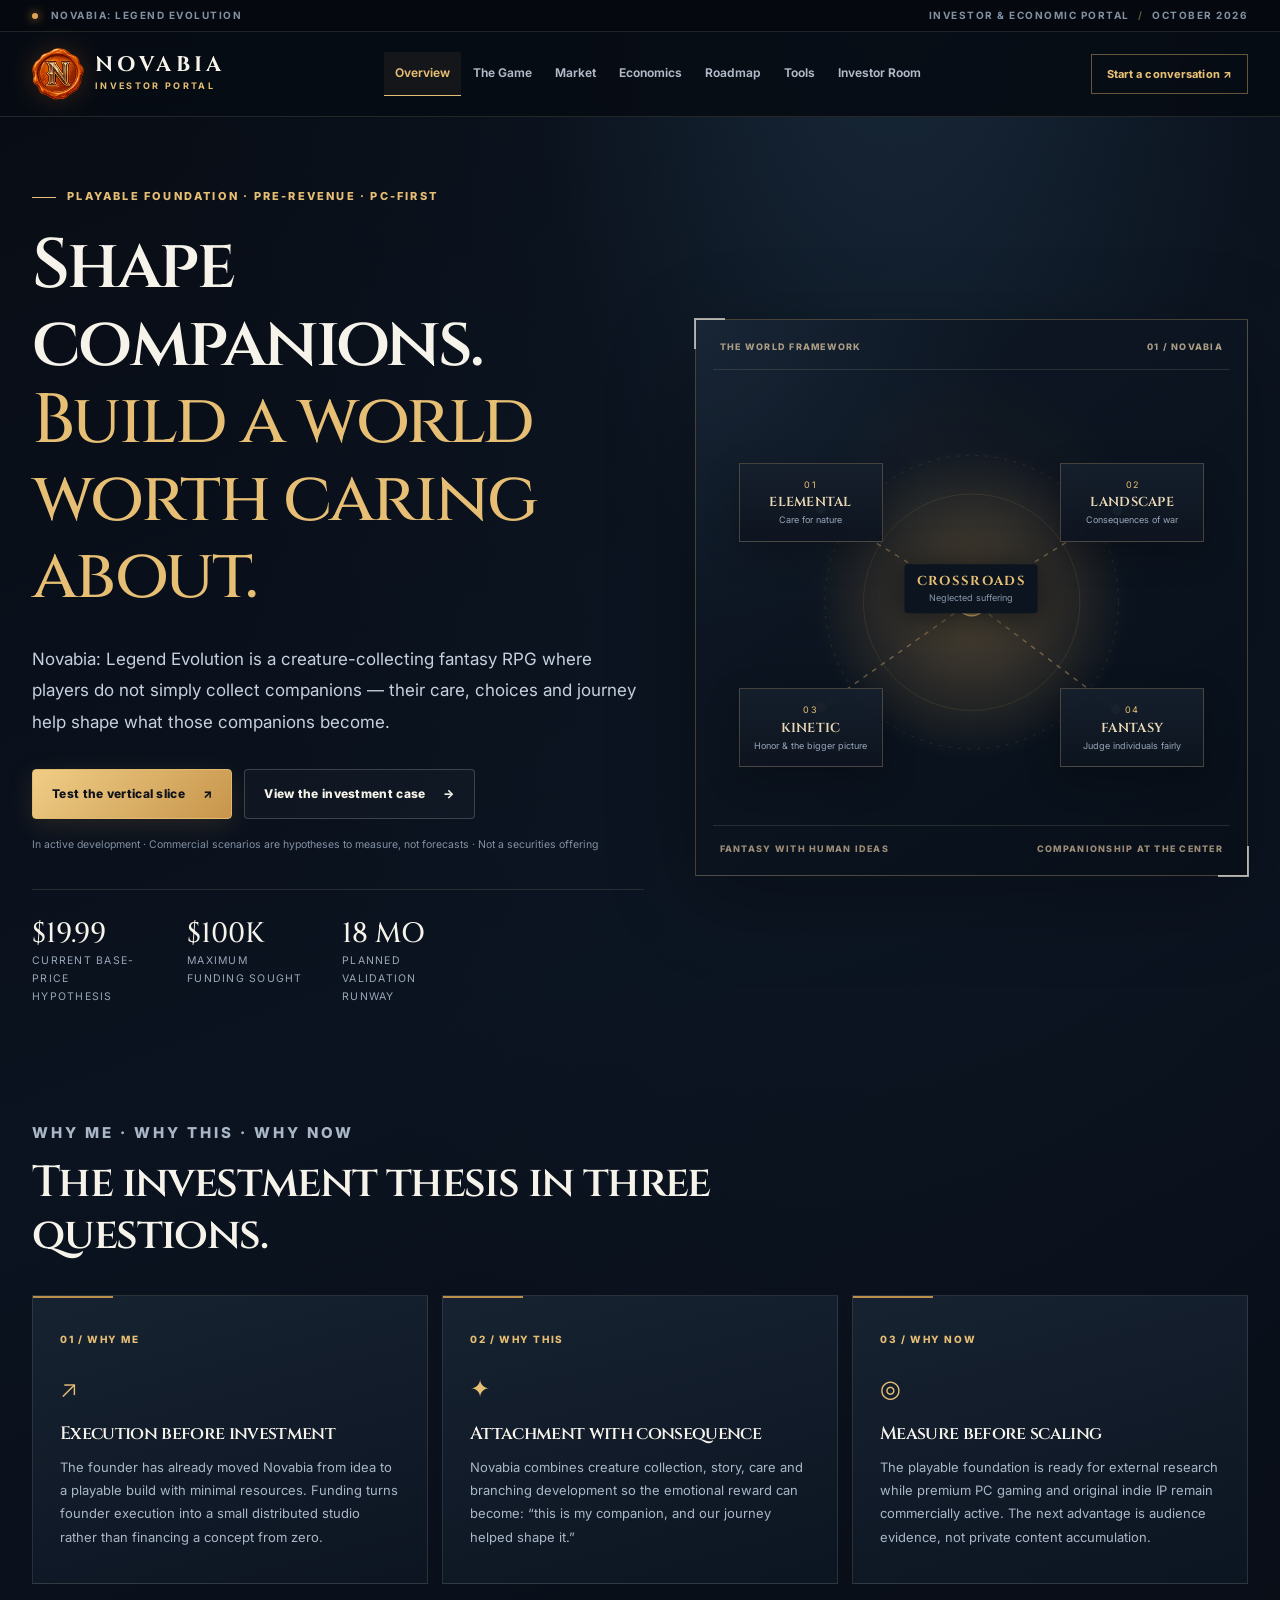
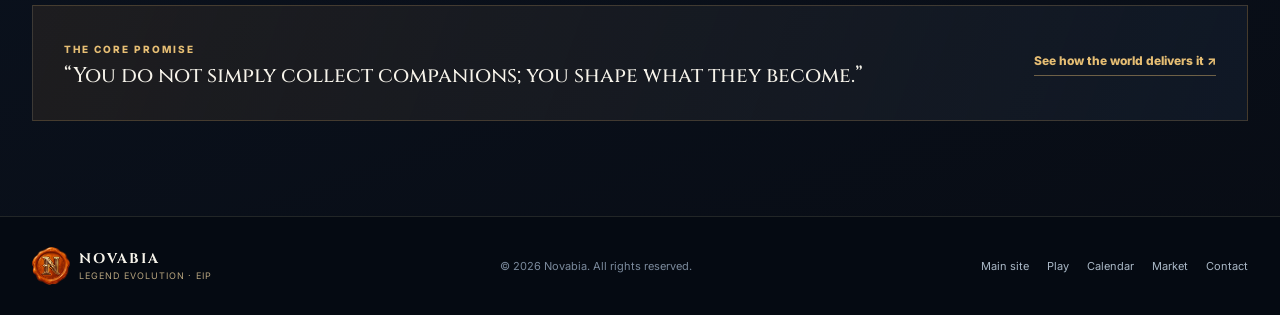
<file: index.html>
<!doctype html>
<html lang="en">
<head>
  <meta charset="utf-8" />
  <meta name="viewport" content="width=device-width, initial-scale=1" />
  <meta name="theme-color" content="#090e18" />
  <title>Novabia EIP | Investor Overview</title>
  <meta name="description" content="Explore Novabia: Legend Evolution, a playable, pre-revenue fantasy RPG, its creative and business thesis, and the proposed investor opportunity." />
  <link rel="canonical" href="https://eip.novabia.dev/" />
  <meta property="og:type" content="website" />
  <meta property="og:title" content="Novabia EIP | Investor Overview" />
  <meta property="og:description" content="Explore Novabia: Legend Evolution, a playable, pre-revenue fantasy RPG, its creative and business thesis, and the proposed investor opportunity." />
  <meta property="og:url" content="https://eip.novabia.dev/" />
  <meta property="og:image" content="https://novabia.dev/assets/logo-main.png" />
  <meta property="og:image:alt" content="Novabia — Legend Evolution official artwork" />
  <meta name="twitter:card" content="summary_large_image" />
  <link rel="icon" href="/favicon.png" type="image/png" />
  <link rel="preconnect" href="https://fonts.googleapis.com" />
  <link rel="preconnect" href="https://fonts.gstatic.com" crossorigin />
  <link href="https://fonts.googleapis.com/css2?family=Cinzel:wght@400;500;600;700;800&family=Inter:wght@400;500;600;700;800&display=swap" rel="stylesheet" />
  <link rel="stylesheet" href="/styles.css" />
  <link rel="stylesheet" href="/revision.css" />
  <script src="/script.js" defer></script>
  <script type="application/ld+json">{"@context":"https://schema.org","@type":"WebPage","name":"Novabia EIP | Investor Overview","url":"https://eip.novabia.dev/","description":"Explore Novabia: Legend Evolution, a playable, pre-revenue fantasy RPG, its creative and business thesis, and the proposed investor opportunity.","isPartOf":{"@type":"WebSite","name":"Novabia EIP Investor & Economic Portal","url":"https://eip.novabia.dev/"}}</script>
</head>
<body data-page="overview">
<body>
  <a href="#main" class="skip-link">Skip to content</a>
  <div class="topline"><div class="shell topline-inner"><span><span class="dot" aria-hidden="true"></span> NOVABIA: LEGEND EVOLUTION</span><span>INVESTOR & ECONOMIC PORTAL <span class="topline-sep">/</span> OCTOBER 2026</span></div></div>

  <header class="header">
    <div class="shell header-inner">
      <a class="brand" href="/" aria-label="Novabia EIP overview">
        <img src="/favicon.png" alt="Novabia orange N seal" />
        <span class="brand-lines"><strong>NOVABIA</strong><small>INVESTOR PORTAL</small></span>
      </a>
      <button class="menu-btn" id="menuToggle" aria-label="Open navigation" aria-expanded="false" aria-controls="primaryNav"><span></span><span></span><span></span></button>
      <nav class="nav" id="primaryNav" aria-label="Investor portal sections">
        <a href="/" data-tab="overview" aria-current="page">Overview</a>
        <a href="/product/" data-tab="product">The Game</a>
        <a href="/market/" data-tab="market">Market</a>
        <a href="/economics/" data-tab="economics">Economics</a>
        <a href="/roadmap/" data-tab="roadmap">Roadmap</a>
        <a href="/tools/" data-tab="tools">Tools</a>
        <a href="/investors/" data-tab="investors">Investor Room</a>
      </nav>
      <a class="header-contact" href="mailto:invest.in@novabia.dev?subject=Novabia%20%E2%80%94%20Investment%20Enquiry">Start a conversation <span aria-hidden="true">↗</span></a>
    </div>
  </header>

  
  <main id="main" tabindex="-1">
    <section class="page" id="overview" aria-labelledby="overview-heading">
      <div class="hero-grid hero-pad shell">
        <div class="hero-intro">
          <p class="eyebrow"><span class="eyebrow-line"></span> PLAYABLE FOUNDATION · PRE-REVENUE · PC-FIRST</p>
          <h1 id="overview-heading">Shape companions.<br /><em>Build a world worth caring about.</em></h1>
          <p class="hero-lede">Novabia: Legend Evolution is a creature-collecting fantasy RPG where players do not simply collect companions — their care, choices and journey help shape what those companions become.</p>
          <div class="hero-actions">
            <a class="button button-gold" href="https://play.novabia.dev/" target="_blank" rel="noopener noreferrer">Test the vertical slice <span aria-hidden="true">↗</span></a>
            <a class="button button-outline" href="/investors/">View the investment case <span aria-hidden="true">→</span></a>
          </div>
          <p class="hero-qualifier">In active development · Commercial scenarios are hypotheses to measure, not forecasts · Not a securities offering</p>
          <div class="mini-facts investor-facts" aria-label="Investment facts">
            <div><strong>$19.99</strong><span>Current base-price hypothesis</span></div>
            <div><strong>$100K</strong><span>Maximum funding sought</span></div>
            <div><strong>18 MO</strong><span>Planned validation runway</span></div>
          </div>
        </div>
        <div class="hero-art" aria-label="Novabia world structure and core story values">
          <div class="hero-art-top"><span>THE WORLD FRAMEWORK</span><span>01 / NOVABIA</span></div>
          <div class="atlas" role="img" aria-label="Elemental, Landscape, Kinetic and Fantasy provinces linked through the Crossroads">
            <svg viewBox="0 0 530 450" class="atlas-lines" aria-hidden="true" preserveAspectRatio="xMidYMid meet">
              <defs><radialGradient id="atlasGlow"><stop stop-color="#e8b766" stop-opacity=".28"/><stop offset="1" stop-color="#e8b766" stop-opacity="0"/></radialGradient></defs>
              <circle cx="265" cy="232" r="160" fill="url(#atlasGlow)" />
              <circle cx="265" cy="230" r="152" stroke="#b99455" stroke-opacity=".16" stroke-dasharray="3 7" fill="none" />
              <circle cx="265" cy="230" r="112" stroke="#b99455" stroke-opacity=".15" fill="none" />
              <path d="M265 229 L109 134 M265 229 L416 135 M265 229 L109 339 M265 229 L414 341" stroke="#c3a26a" stroke-opacity=".47" stroke-width="1.5" stroke-dasharray="5 6" />
              <circle cx="265" cy="229" r="15" fill="#ab783b" stroke="#efca85" stroke-width="1.5" />
              <circle cx="265" cy="229" r="7" fill="#0e1420" />
              <circle cx="109" cy="134" r="5" fill="#8dcebf" />
              <circle cx="416" cy="135" r="5" fill="#a6b6e0" />
              <circle cx="109" cy="339" r="5" fill="#ce9b75" />
              <circle cx="414" cy="341" r="5" fill="#9a80c7" />
            </svg>
            <div class="atlas-center"><span>CROSSROADS</span><small>Neglected suffering</small></div>
            <div class="atlas-label atlas-a"><span class="label-no">01</span><strong>ELEMENTAL</strong><small>Care for nature</small></div>
            <div class="atlas-label atlas-b"><span class="label-no">02</span><strong>LANDSCAPE</strong><small>Consequences of war</small></div>
            <div class="atlas-label atlas-c"><span class="label-no">03</span><strong>KINETIC</strong><small>Honor & the bigger picture</small></div>
            <div class="atlas-label atlas-d"><span class="label-no">04</span><strong>FANTASY</strong><small>Judge individuals fairly</small></div>
          </div>
          <div class="hero-art-bottom"><span>FANTASY WITH HUMAN IDEAS</span><span>COMPANIONSHIP AT THE CENTER</span></div>
        </div>
      </div>

      <div class="shell section-spacer">
        <div class="section-intro"><p class="eyebrow">WHY ME · WHY THIS · WHY NOW</p><h2>The investment thesis in three questions.</h2></div>
        <div class="thesis-grid">
          <article class="thesis-card"><span class="number-label">01 / WHY ME</span><div class="thesis-icon">↗</div><h3>Execution before investment</h3><p>The founder has already moved Novabia from idea to a playable build with minimal resources. Funding turns founder execution into a small distributed studio rather than financing a concept from zero.</p></article>
          <article class="thesis-card"><span class="number-label">02 / WHY THIS</span><div class="thesis-icon">✦</div><h3>Attachment with consequence</h3><p>Novabia combines creature collection, story, care and branching development so the emotional reward can become: “this is my companion, and our journey helped shape it.”</p></article>
          <article class="thesis-card"><span class="number-label">03 / WHY NOW</span><div class="thesis-icon">◎</div><h3>Measure before scaling</h3><p>The playable foundation is ready for external research while premium PC gaming and original indie IP remain commercially active. The next advantage is audience evidence, not private content accumulation.</p></article>
        </div>
        <div class="statement-band"><div><span class="eyebrow small">THE CORE PROMISE</span><p>“You do not simply collect companions; you shape what they become.”</p></div><a href="/product/" class="text-link">See how the world delivers it <span aria-hidden="true">↗</span></a></div>
      </div>
    </section>
  </main>


  <footer class="footer"><div class="shell footer-inner"><div class="footer-identity"><img src="/favicon.png" alt="" /><span><strong>NOVABIA</strong><small>LEGEND EVOLUTION · EIP</small></span></div><p>© <span id="year">2026</span> Novabia. All rights reserved.</p><div class="footer-links"><a href="https://novabia.dev/">Main site</a><a href="https://play.novabia.dev/">Play</a><a href="https://calendar.novabia.dev/">Calendar</a><a href="/market/">Market</a><a href="/investors/">Contact</a></div></div></footer>

</body>
</html>
</file>
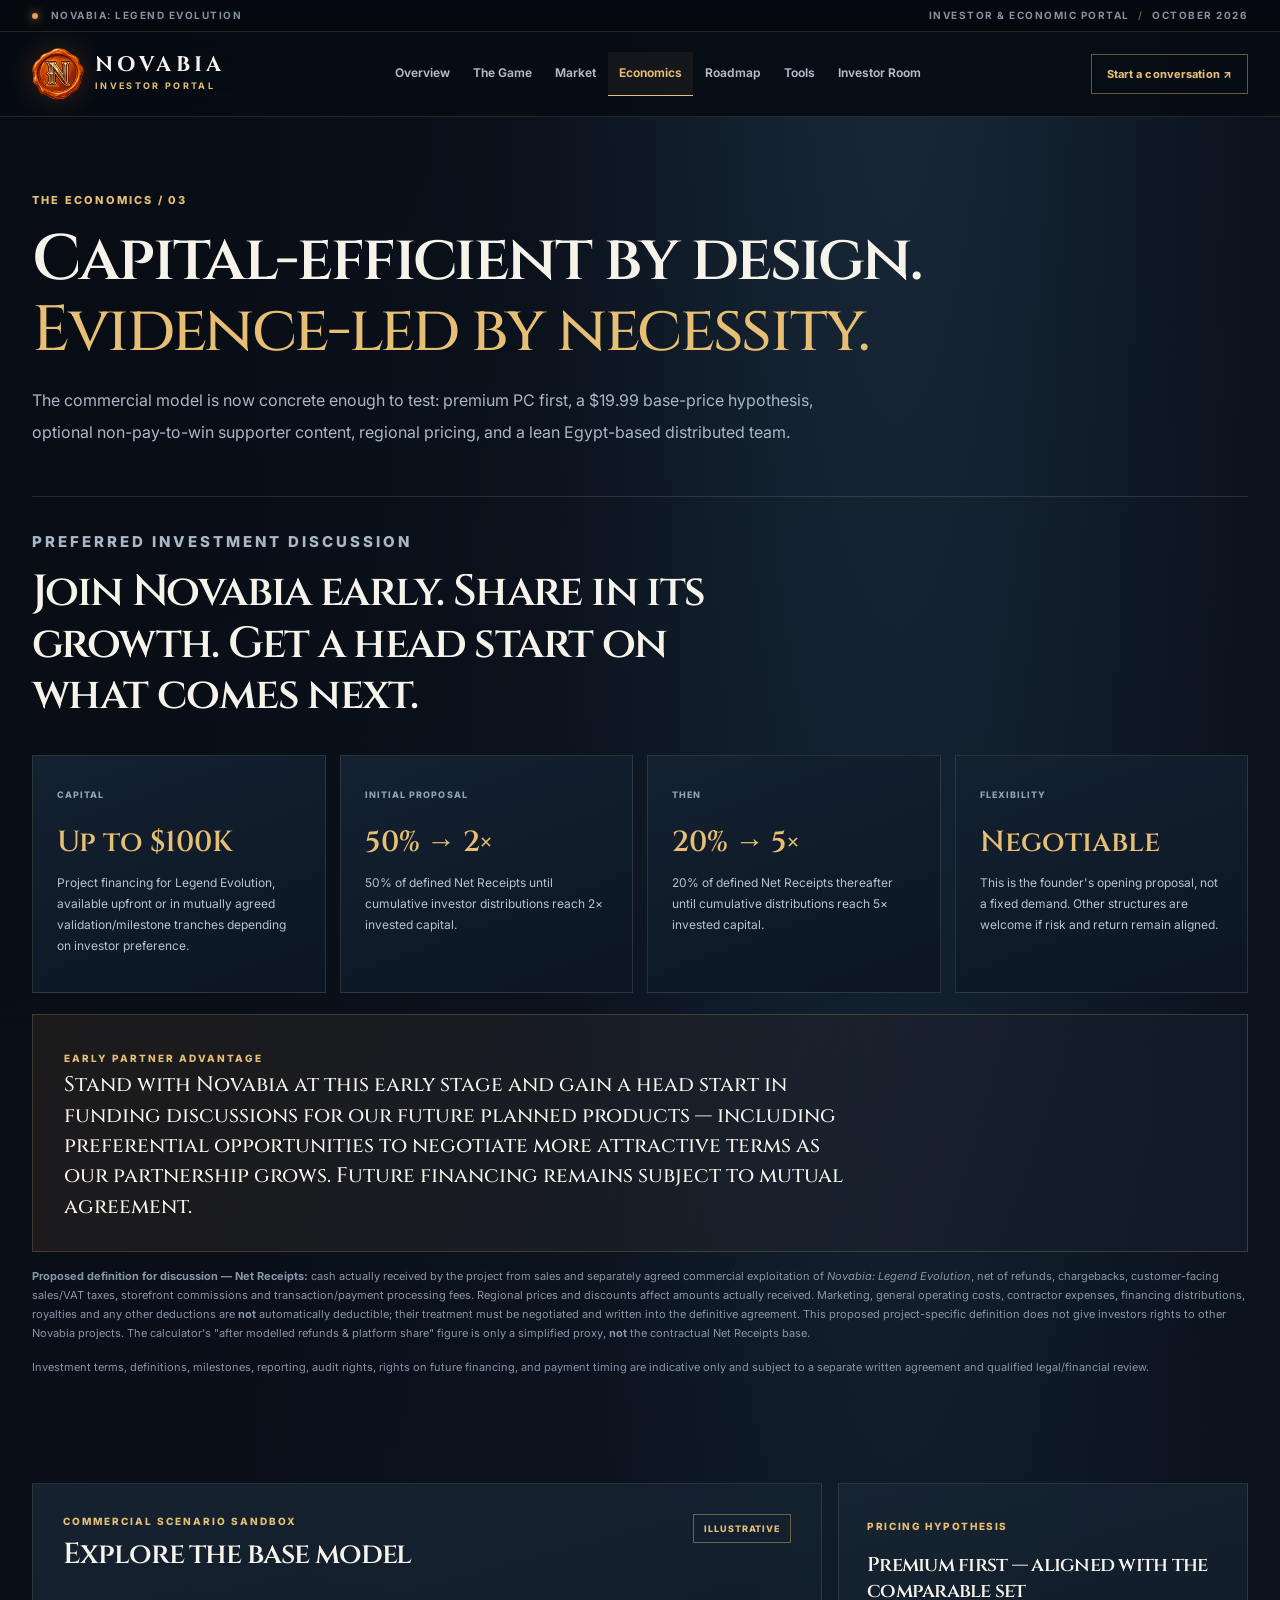
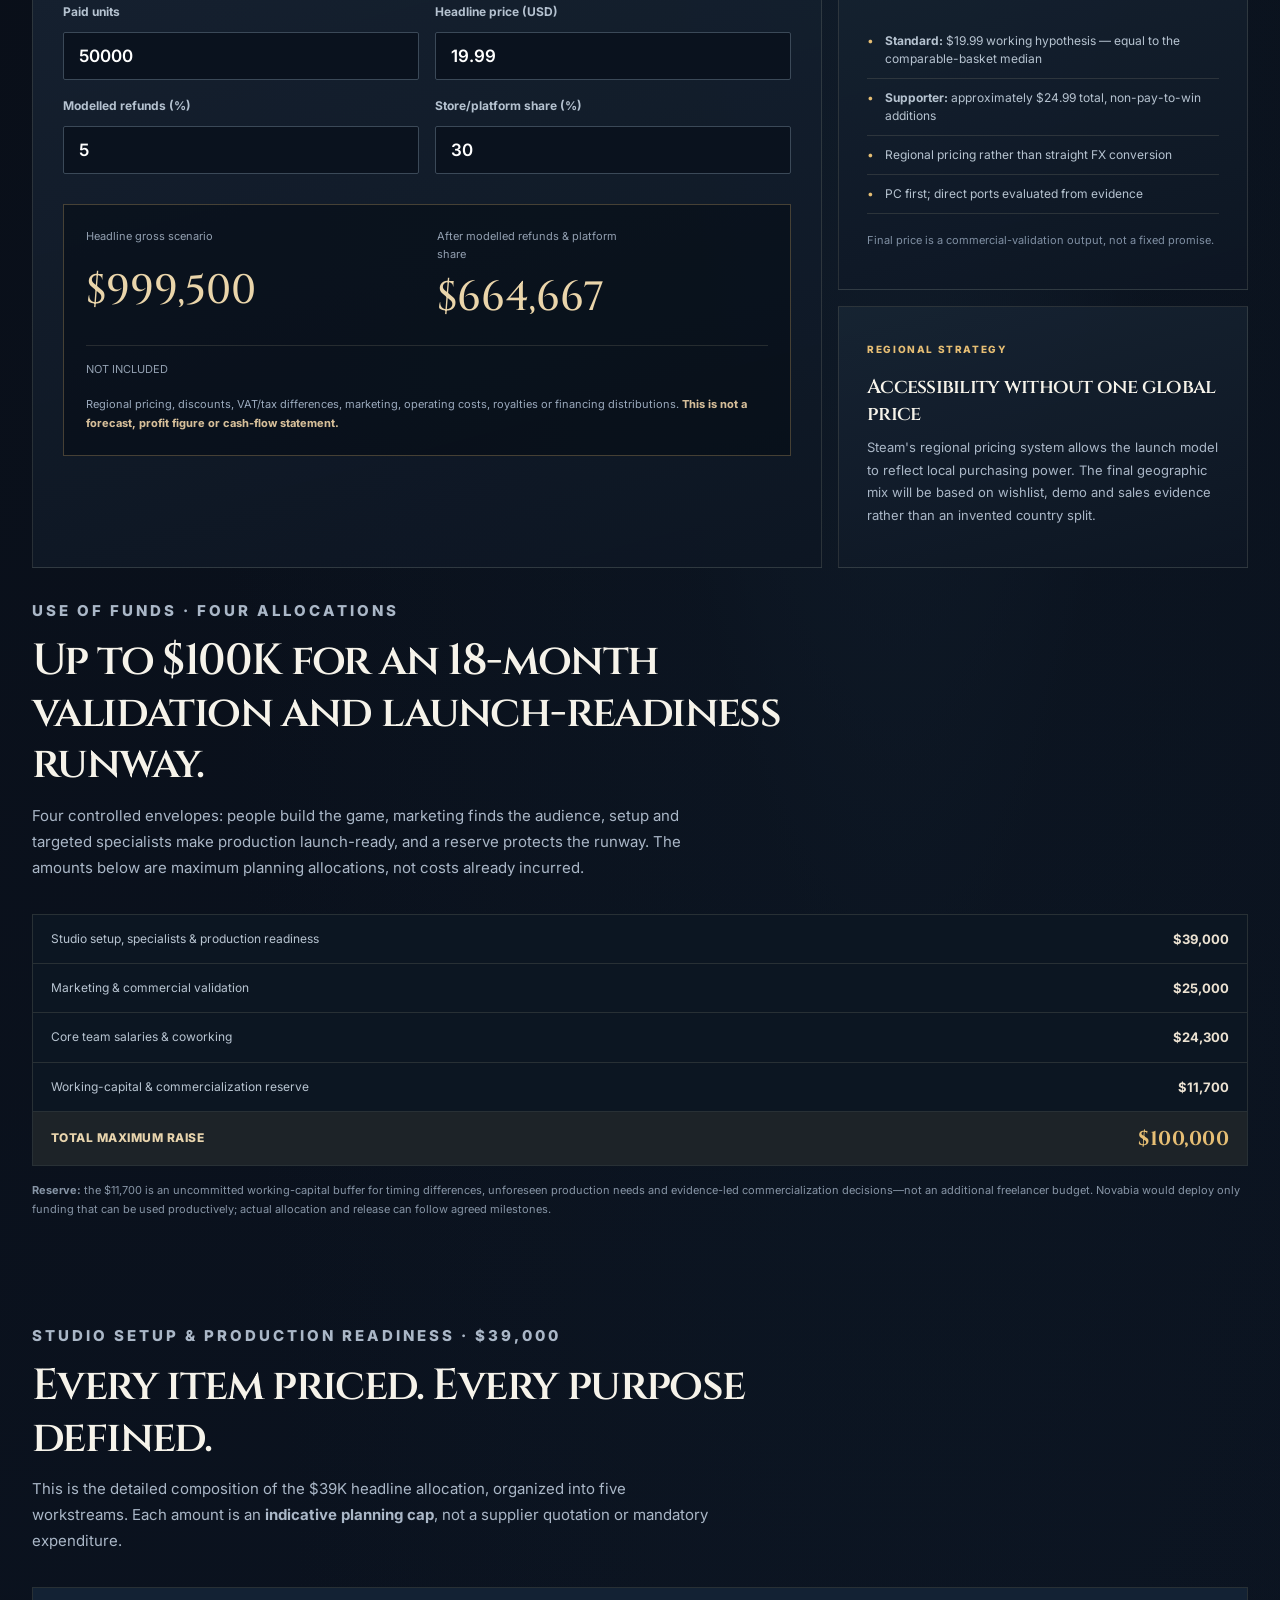
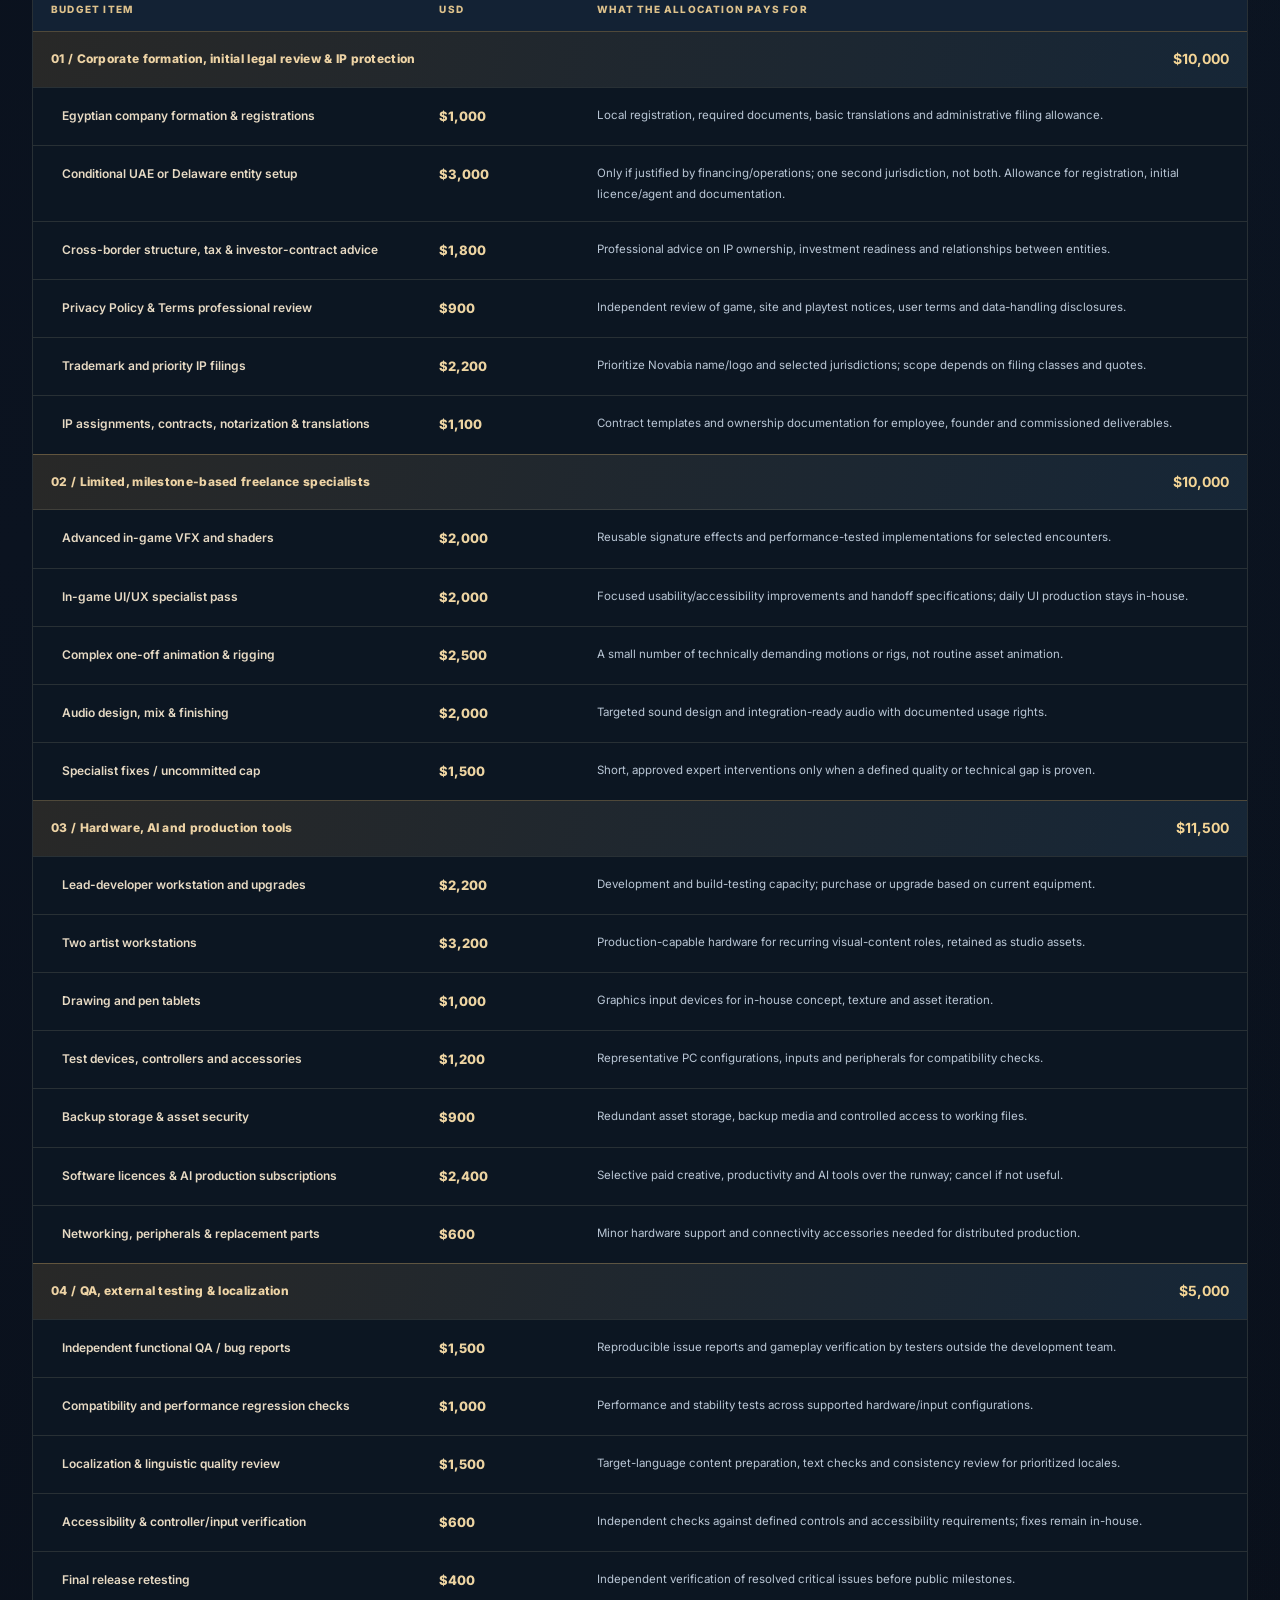
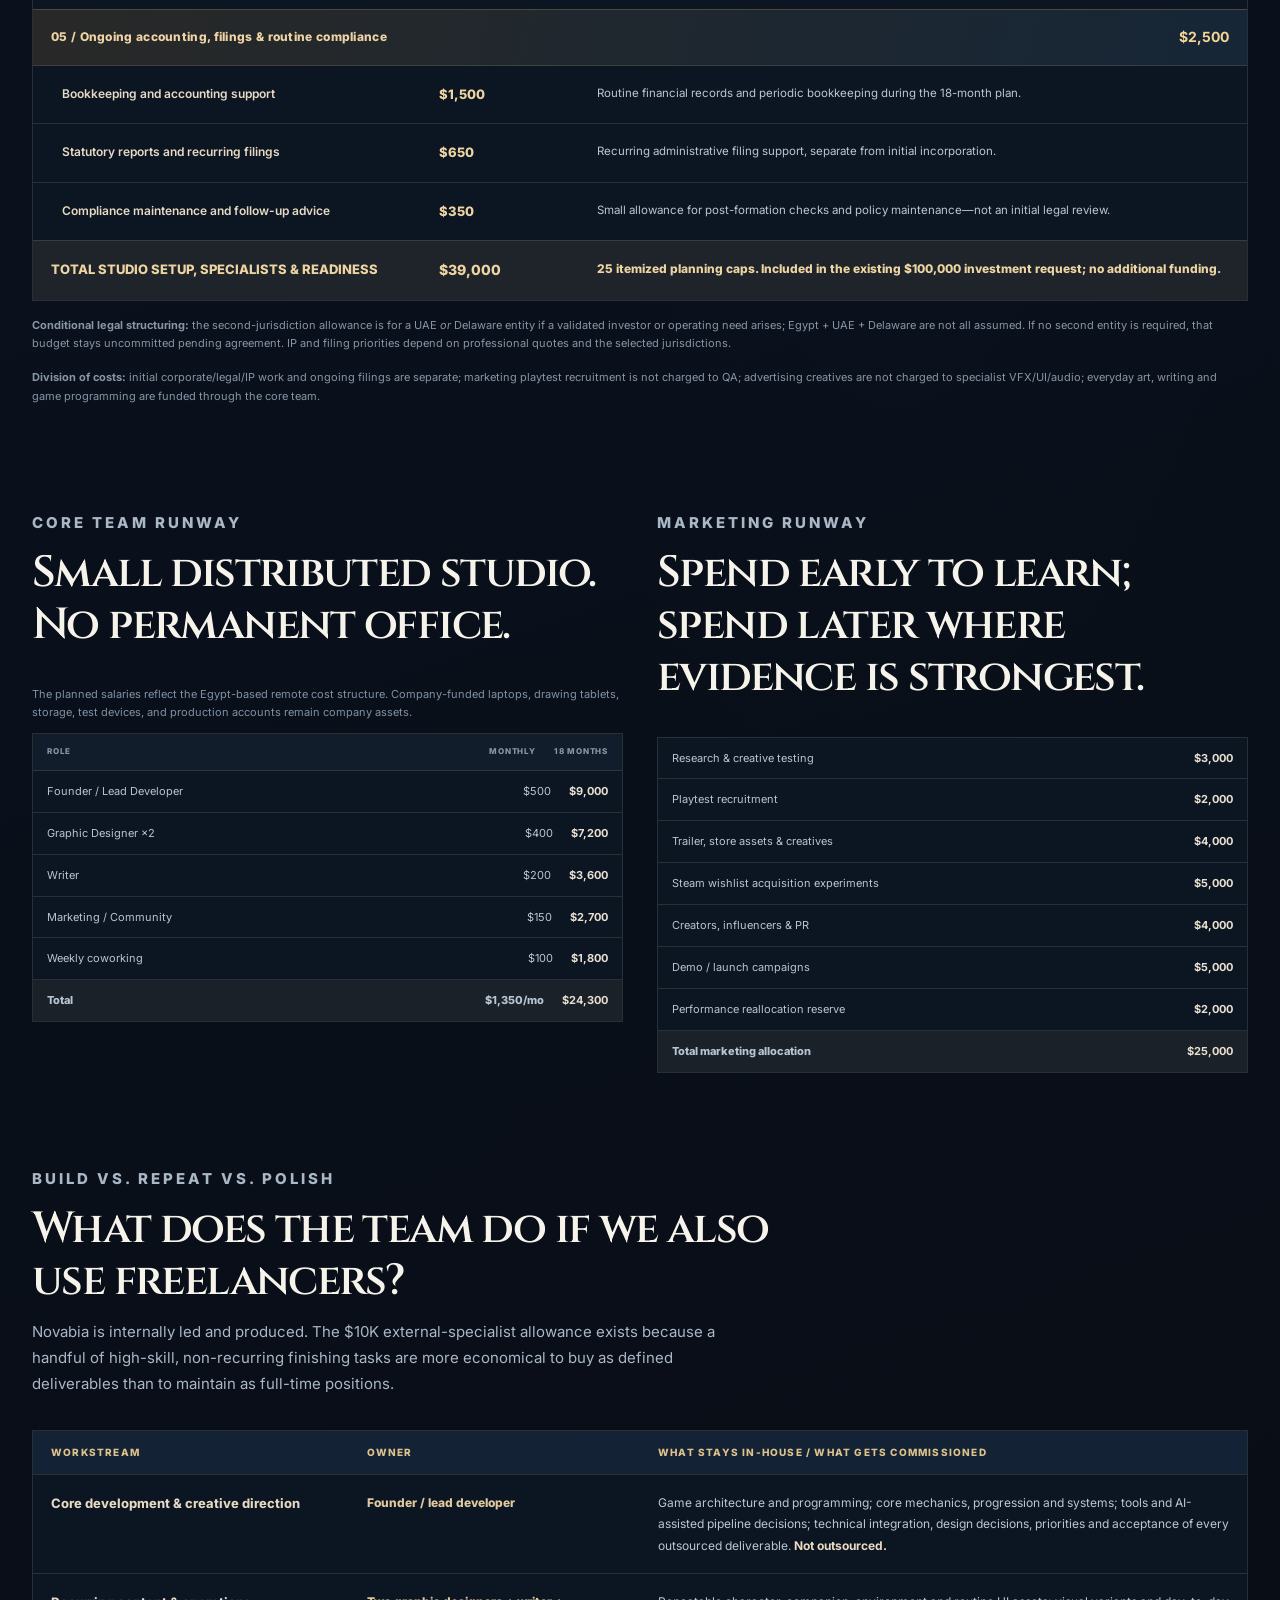
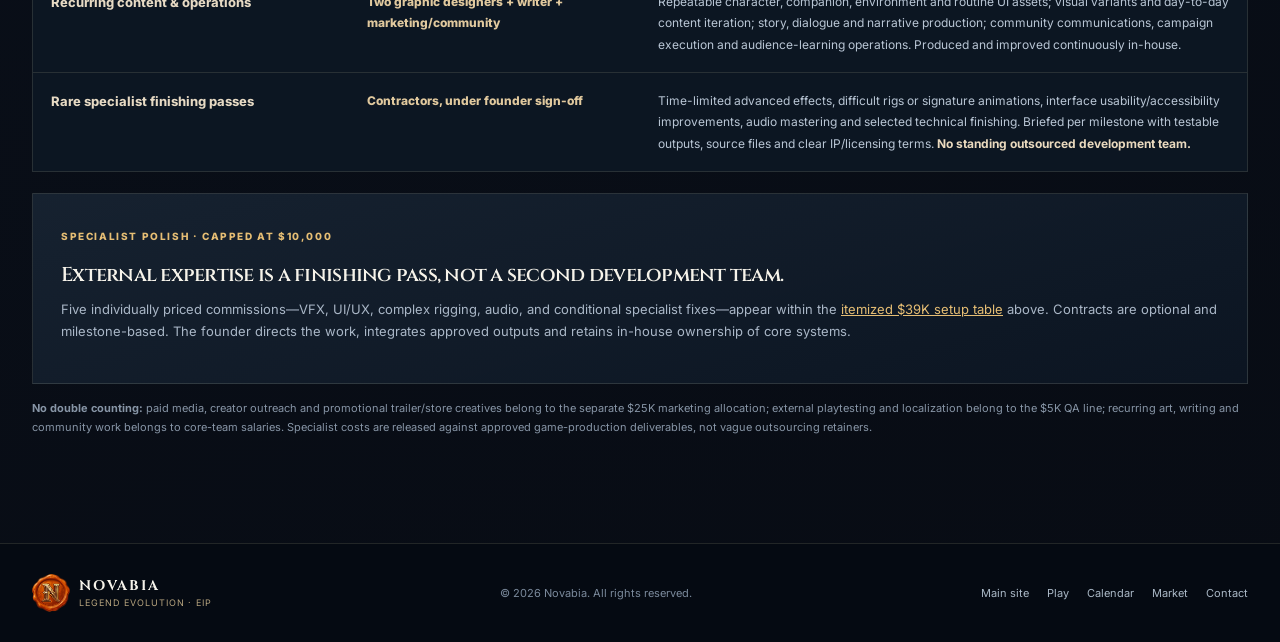
<file: economics/index.html>
<!doctype html>
<html lang="en">
<head>
  <meta charset="utf-8" />
  <meta name="viewport" content="width=device-width, initial-scale=1" />
  <meta name="theme-color" content="#090e18" />
  <title>Novabia EIP | Budget, Economics &amp; Investment Model</title>
  <meta name="description" content="Explore Novabia's proposed up-to-$100,000 budget, pricing assumptions, illustrative economics model, revenue participation and marketing allocation." />
  <link rel="canonical" href="https://eip.novabia.dev/economics/" />
  <meta property="og:type" content="website" />
  <meta property="og:title" content="Novabia EIP | Budget, Economics &amp; Investment Model" />
  <meta property="og:description" content="Explore Novabia's proposed up-to-$100,000 budget, pricing assumptions, illustrative economics model, revenue participation and marketing allocation." />
  <meta property="og:url" content="https://eip.novabia.dev/economics/" />
  <meta property="og:image" content="https://novabia.dev/assets/logo-main.png" />
  <meta property="og:image:alt" content="Novabia — Legend Evolution official artwork" />
  <meta name="twitter:card" content="summary_large_image" />
  <link rel="icon" href="/favicon.png" type="image/png" />
  <link rel="preconnect" href="https://fonts.googleapis.com" />
  <link rel="preconnect" href="https://fonts.gstatic.com" crossorigin />
  <link href="https://fonts.googleapis.com/css2?family=Cinzel:wght@400;500;600;700;800&family=Inter:wght@400;500;600;700;800&display=swap" rel="stylesheet" />
  <link rel="stylesheet" href="/styles.css" />
  <link rel="stylesheet" href="/revision.css" />
  <script src="/script.js" defer></script>
  <script type="application/ld+json">{"@context":"https://schema.org","@type":"WebPage","name":"Novabia EIP | Budget, Economics & Investment Model","url":"https://eip.novabia.dev/economics/","description":"Explore Novabia's proposed up-to-$100,000 budget, pricing assumptions, illustrative economics model, revenue participation and marketing allocation.","isPartOf":{"@type":"WebSite","name":"Novabia EIP Investor & Economic Portal","url":"https://eip.novabia.dev/"}}</script>
</head>
<body data-page="economics">
<body>
  <a href="#main" class="skip-link">Skip to content</a>
  <div class="topline"><div class="shell topline-inner"><span><span class="dot" aria-hidden="true"></span> NOVABIA: LEGEND EVOLUTION</span><span>INVESTOR & ECONOMIC PORTAL <span class="topline-sep">/</span> OCTOBER 2026</span></div></div>

  <header class="header">
    <div class="shell header-inner">
      <a class="brand" href="/" aria-label="Novabia EIP overview">
        <img src="/favicon.png" alt="Novabia orange N seal" />
        <span class="brand-lines"><strong>NOVABIA</strong><small>INVESTOR PORTAL</small></span>
      </a>
      <button class="menu-btn" id="menuToggle" aria-label="Open navigation" aria-expanded="false" aria-controls="primaryNav"><span></span><span></span><span></span></button>
      <nav class="nav" id="primaryNav" aria-label="Investor portal sections">
        <a href="/" data-tab="overview">Overview</a>
        <a href="/product/" data-tab="product">The Game</a>
        <a href="/market/" data-tab="market">Market</a>
        <a href="/economics/" data-tab="economics" aria-current="page">Economics</a>
        <a href="/roadmap/" data-tab="roadmap">Roadmap</a>
        <a href="/tools/" data-tab="tools">Tools</a>
        <a href="/investors/" data-tab="investors">Investor Room</a>
      </nav>
      <a class="header-contact" href="mailto:invest.in@novabia.dev?subject=Novabia%20%E2%80%94%20Investment%20Enquiry">Start a conversation <span aria-hidden="true">↗</span></a>
    </div>
  </header>

  
  <main id="main" tabindex="-1">
    <section class="page" id="economics" aria-labelledby="economics-heading">
      <div class="shell page-top"><p class="eyebrow">THE ECONOMICS / 03</p><h1 id="economics-heading">Capital-efficient by design.<br /><em>Evidence-led by necessity.</em></h1><p class="intro-text">The commercial model is now concrete enough to test: premium PC first, a $19.99 base-price hypothesis, optional non-pay-to-win supporter content, regional pricing, and a lean Egypt-based distributed team.</p></div>

            <div class="shell section-spacer compact-top">
        <div class="section-intro"><p class="eyebrow">PREFERRED INVESTMENT DISCUSSION</p><h2>Join Novabia early. Share in its growth. Get a head start on what comes next.</h2></div>
        <div class="finance-model">
          <article><span>CAPITAL</span><strong>Up to $100K</strong><p>Project financing for Legend Evolution, available upfront or in mutually agreed validation/milestone tranches depending on investor preference.</p></article>
          <article><span>INITIAL PROPOSAL</span><strong>50% → 2×</strong><p>50% of defined Net Receipts until cumulative investor distributions reach 2× invested capital.</p></article>
          <article><span>THEN</span><strong>20% → 5×</strong><p>20% of defined Net Receipts thereafter until cumulative distributions reach 5× invested capital.</p></article>
          <article><span>FLEXIBILITY</span><strong>Negotiable</strong><p>This is the founder's opening proposal, not a fixed demand. Other structures are welcome if risk and return remain aligned.</p></article>
        </div>
        <div class="statement-band"><div><span class="eyebrow small">EARLY PARTNER ADVANTAGE</span><p>Stand with Novabia at this early stage and gain a head start in funding discussions for our future planned products — including preferential opportunities to negotiate more attractive terms as our partnership grows. Future financing remains subject to mutual agreement.</p></div></div>
        <p class="fineprint"><strong>Proposed definition for discussion — Net Receipts:</strong> cash actually received by the project from sales and separately agreed commercial exploitation of <em>Novabia: Legend Evolution</em>, net of refunds, chargebacks, customer-facing sales/VAT taxes, storefront commissions and transaction/payment processing fees. Regional prices and discounts affect amounts actually received. Marketing, general operating costs, contractor expenses, financing distributions, royalties and any other deductions are <strong>not</strong> automatically deductible; their treatment must be negotiated and written into the definitive agreement. This proposed project-specific definition does not give investors rights to other Novabia projects. The calculator's "after modelled refunds &amp; platform share" figure is only a simplified proxy, <strong>not</strong> the contractual Net Receipts base.</p>
        <p class="fineprint">Investment terms, definitions, milestones, reporting, audit rights, rights on future financing, and payment timing are indicative only and subject to a separate written agreement and qualified legal/financial review.</p>
      </div>
    <div class="shell economics-layout">
        <div class="calculator">
          <div class="calculator-head"><div><p class="eyebrow small">COMMERCIAL SCENARIO SANDBOX</p><h2>Explore the base model</h2></div><span class="model-flag">ILLUSTRATIVE</span></div>
          <form id="economicsForm" class="calculator-inputs">
            <label>Paid units<input type="number" id="unitCount" min="0" max="100000000" step="1000" value="50000" inputmode="numeric" /></label>
            <label>Headline price (USD)<input type="number" id="unitPrice" min="0" max="10000" step="0.01" value="19.99" inputmode="decimal" /></label>
            <label>Modelled refunds (%)<input type="number" id="refundRate" min="0" max="100" step="0.5" value="5" inputmode="decimal" /></label>
            <label>Store/platform share (%)<input type="number" id="platformRate" min="0" max="100" step="0.5" value="30" inputmode="decimal" /></label>
          </form>
          <div class="calculator-results" aria-live="polite"><div><span>Headline gross scenario</span><strong id="grossValue">$999,500</strong></div><div><span>After modelled refunds & platform share</span><strong id="netValue">$664,668</strong></div><div class="result-full"><span>NOT INCLUDED</span><p>Regional pricing, discounts, VAT/tax differences, marketing, operating costs, royalties or financing distributions. <strong>This is not a forecast, profit figure or cash-flow statement.</strong></p></div></div>
        </div>
        <div class="economics-side">
          <div class="side-panel"><span class="number-label">PRICING HYPOTHESIS</span><h3>Premium first — aligned with the comparable set</h3><ul class="check-lines"><li><strong>Standard:</strong> $19.99 working hypothesis — equal to the comparable-basket median</li><li><strong>Supporter:</strong> approximately $24.99 total, non-pay-to-win additions</li><li>Regional pricing rather than straight FX conversion</li><li>PC first; direct ports evaluated from evidence</li></ul><p class="small-note">Final price is a commercial-validation output, not a fixed promise.</p></div>
          <div class="side-panel"><span class="number-label">REGIONAL STRATEGY</span><h3>Accessibility without one global price</h3><p>Steam's regional pricing system allows the launch model to reflect local purchasing power. The final geographic mix will be based on wishlist, demo and sales evidence rather than an invented country split.</p></div>
        </div>
      </div>

      <div class="shell section-spacer" id="funding-allocation">
        <div class="section-intro"><p class="eyebrow">USE OF FUNDS · FOUR ALLOCATIONS</p><h2>Up to $100K for an 18-month validation and launch-readiness runway.</h2><p>Four controlled envelopes: people build the game, marketing finds the audience, setup and targeted specialists make production launch-ready, and a reserve protects the runway. The amounts below are maximum planning allocations, not costs already incurred.</p></div>
        <div class="budget-grid">
          <div class="budget-row"><span>Studio setup, specialists &amp; production readiness</span><strong>$39,000</strong></div>
          <div class="budget-row"><span>Marketing &amp; commercial validation</span><strong>$25,000</strong></div>
          <div class="budget-row"><span>Core team salaries &amp; coworking</span><strong>$24,300</strong></div>
          <div class="budget-row"><span>Working-capital &amp; commercialization reserve</span><strong>$11,700</strong></div>
          <div class="budget-row total"><span>TOTAL MAXIMUM RAISE</span><strong>$100,000</strong></div>
        </div>
        <p class="fineprint"><strong>Reserve:</strong> the $11,700 is an uncommitted working-capital buffer for timing differences, unforeseen production needs and evidence-led commercialization decisions—not an additional freelancer budget. Novabia would deploy only funding that can be used productively; actual allocation and release can follow agreed milestones.</p>
      </div>

      <div class="shell section-spacer compact-top" id="setup-breakdown">
        <div class="section-intro"><p class="eyebrow">STUDIO SETUP &amp; PRODUCTION READINESS · $39,000</p><h2>Every item priced. Every purpose defined.</h2><p>This is the detailed composition of the $39K headline allocation, organized into five workstreams. Each amount is an <strong>indicative planning cap</strong>, not a supplier quotation or mandatory expenditure.</p></div>
        <div class="fund-detail-wrap">
          <table class="fund-detail-table fund-itemized-table">
            <caption class="visually-hidden">Itemized $39,000 studio setup, specialists and production readiness allocation in USD</caption>
            <thead><tr><th scope="col">Budget item</th><th scope="col">USD</th><th scope="col">What the allocation pays for</th></tr></thead>
            <tbody>
              <tr class="fund-category"><th colspan="3"><span>01 / Corporate formation, initial legal review &amp; IP protection</span><strong>$10,000</strong></th></tr>
              <tr class="fund-line"><th scope="row" data-label="Item">Egyptian company formation &amp; registrations</th><td data-label="Allocated cap">$1,000</td><td data-label="Purpose">Local registration, required documents, basic translations and administrative filing allowance.</td></tr>
              <tr class="fund-line"><th scope="row" data-label="Item">Conditional UAE or Delaware entity setup</th><td data-label="Allocated cap">$3,000</td><td data-label="Purpose">Only if justified by financing/operations; one second jurisdiction, not both. Allowance for registration, initial licence/agent and documentation.</td></tr>
              <tr class="fund-line"><th scope="row" data-label="Item">Cross-border structure, tax &amp; investor-contract advice</th><td data-label="Allocated cap">$1,800</td><td data-label="Purpose">Professional advice on IP ownership, investment readiness and relationships between entities.</td></tr>
              <tr class="fund-line"><th scope="row" data-label="Item">Privacy Policy &amp; Terms professional review</th><td data-label="Allocated cap">$900</td><td data-label="Purpose">Independent review of game, site and playtest notices, user terms and data-handling disclosures.</td></tr>
              <tr class="fund-line"><th scope="row" data-label="Item">Trademark and priority IP filings</th><td data-label="Allocated cap">$2,200</td><td data-label="Purpose">Prioritize Novabia name/logo and selected jurisdictions; scope depends on filing classes and quotes.</td></tr>
              <tr class="fund-line"><th scope="row" data-label="Item">IP assignments, contracts, notarization &amp; translations</th><td data-label="Allocated cap">$1,100</td><td data-label="Purpose">Contract templates and ownership documentation for employee, founder and commissioned deliverables.</td></tr>
              <tr class="fund-category"><th colspan="3"><span>02 / Limited, milestone-based freelance specialists</span><strong>$10,000</strong></th></tr>
              <tr class="fund-line"><th scope="row" data-label="Item">Advanced in-game VFX and shaders</th><td data-label="Allocated cap">$2,000</td><td data-label="Purpose">Reusable signature effects and performance-tested implementations for selected encounters.</td></tr>
              <tr class="fund-line"><th scope="row" data-label="Item">In-game UI/UX specialist pass</th><td data-label="Allocated cap">$2,000</td><td data-label="Purpose">Focused usability/accessibility improvements and handoff specifications; daily UI production stays in-house.</td></tr>
              <tr class="fund-line"><th scope="row" data-label="Item">Complex one-off animation &amp; rigging</th><td data-label="Allocated cap">$2,500</td><td data-label="Purpose">A small number of technically demanding motions or rigs, not routine asset animation.</td></tr>
              <tr class="fund-line"><th scope="row" data-label="Item">Audio design, mix &amp; finishing</th><td data-label="Allocated cap">$2,000</td><td data-label="Purpose">Targeted sound design and integration-ready audio with documented usage rights.</td></tr>
              <tr class="fund-line"><th scope="row" data-label="Item">Specialist fixes / uncommitted cap</th><td data-label="Allocated cap">$1,500</td><td data-label="Purpose">Short, approved expert interventions only when a defined quality or technical gap is proven.</td></tr>
              <tr class="fund-category"><th colspan="3"><span>03 / Hardware, AI and production tools</span><strong>$11,500</strong></th></tr>
              <tr class="fund-line"><th scope="row" data-label="Item">Lead-developer workstation and upgrades</th><td data-label="Allocated cap">$2,200</td><td data-label="Purpose">Development and build-testing capacity; purchase or upgrade based on current equipment.</td></tr>
              <tr class="fund-line"><th scope="row" data-label="Item">Two artist workstations</th><td data-label="Allocated cap">$3,200</td><td data-label="Purpose">Production-capable hardware for recurring visual-content roles, retained as studio assets.</td></tr>
              <tr class="fund-line"><th scope="row" data-label="Item">Drawing and pen tablets</th><td data-label="Allocated cap">$1,000</td><td data-label="Purpose">Graphics input devices for in-house concept, texture and asset iteration.</td></tr>
              <tr class="fund-line"><th scope="row" data-label="Item">Test devices, controllers and accessories</th><td data-label="Allocated cap">$1,200</td><td data-label="Purpose">Representative PC configurations, inputs and peripherals for compatibility checks.</td></tr>
              <tr class="fund-line"><th scope="row" data-label="Item">Backup storage &amp; asset security</th><td data-label="Allocated cap">$900</td><td data-label="Purpose">Redundant asset storage, backup media and controlled access to working files.</td></tr>
              <tr class="fund-line"><th scope="row" data-label="Item">Software licences &amp; AI production subscriptions</th><td data-label="Allocated cap">$2,400</td><td data-label="Purpose">Selective paid creative, productivity and AI tools over the runway; cancel if not useful.</td></tr>
              <tr class="fund-line"><th scope="row" data-label="Item">Networking, peripherals &amp; replacement parts</th><td data-label="Allocated cap">$600</td><td data-label="Purpose">Minor hardware support and connectivity accessories needed for distributed production.</td></tr>
              <tr class="fund-category"><th colspan="3"><span>04 / QA, external testing &amp; localization</span><strong>$5,000</strong></th></tr>
              <tr class="fund-line"><th scope="row" data-label="Item">Independent functional QA / bug reports</th><td data-label="Allocated cap">$1,500</td><td data-label="Purpose">Reproducible issue reports and gameplay verification by testers outside the development team.</td></tr>
              <tr class="fund-line"><th scope="row" data-label="Item">Compatibility and performance regression checks</th><td data-label="Allocated cap">$1,000</td><td data-label="Purpose">Performance and stability tests across supported hardware/input configurations.</td></tr>
              <tr class="fund-line"><th scope="row" data-label="Item">Localization &amp; linguistic quality review</th><td data-label="Allocated cap">$1,500</td><td data-label="Purpose">Target-language content preparation, text checks and consistency review for prioritized locales.</td></tr>
              <tr class="fund-line"><th scope="row" data-label="Item">Accessibility &amp; controller/input verification</th><td data-label="Allocated cap">$600</td><td data-label="Purpose">Independent checks against defined controls and accessibility requirements; fixes remain in-house.</td></tr>
              <tr class="fund-line"><th scope="row" data-label="Item">Final release retesting</th><td data-label="Allocated cap">$400</td><td data-label="Purpose">Independent verification of resolved critical issues before public milestones.</td></tr>
              <tr class="fund-category"><th colspan="3"><span>05 / Ongoing accounting, filings &amp; routine compliance</span><strong>$2,500</strong></th></tr>
              <tr class="fund-line"><th scope="row" data-label="Item">Bookkeeping and accounting support</th><td data-label="Allocated cap">$1,500</td><td data-label="Purpose">Routine financial records and periodic bookkeeping during the 18-month plan.</td></tr>
              <tr class="fund-line"><th scope="row" data-label="Item">Statutory reports and recurring filings</th><td data-label="Allocated cap">$650</td><td data-label="Purpose">Recurring administrative filing support, separate from initial incorporation.</td></tr>
              <tr class="fund-line"><th scope="row" data-label="Item">Compliance maintenance and follow-up advice</th><td data-label="Allocated cap">$350</td><td data-label="Purpose">Small allowance for post-formation checks and policy maintenance—not an initial legal review.</td></tr>
              <tr class="fund-total"><th scope="row">TOTAL STUDIO SETUP, SPECIALISTS &amp; READINESS</th><td>$39,000</td><td>25 itemized planning caps. Included in the existing $100,000 investment request; no additional funding.</td></tr>
            </tbody>
          </table>
        </div>
        <p class="fineprint"><strong>Conditional legal structuring:</strong> the second-jurisdiction allowance is for a UAE <em>or</em> Delaware entity if a validated investor or operating need arises; Egypt + UAE + Delaware are not all assumed. If no second entity is required, that budget stays uncommitted pending agreement. IP and filing priorities depend on professional quotes and the selected jurisdictions.</p>
        <p class="fineprint"><strong>Division of costs:</strong> initial corporate/legal/IP work and ongoing filings are separate; marketing playtest recruitment is not charged to QA; advertising creatives are not charged to specialist VFX/UI/audio; everyday art, writing and game programming are funded through the core team.</p>
      </div>

      <div class="shell section-spacer compact-top">
        <div class="split-detail">
          <div>
            <div class="section-intro"><p class="eyebrow">CORE TEAM RUNWAY</p><h2>Small distributed studio. No permanent office.</h2></div><p class="small-note">The planned salaries reflect the Egypt-based remote cost structure. Company-funded laptops, drawing tablets, storage, test devices, and production accounts remain company assets.</p>
            <div class="detail-table">
              <div class="detail-row head"><span>ROLE</span><span>MONTHLY</span><span>18 MONTHS</span></div>
              <div class="detail-row"><span>Founder / Lead Developer</span><span>$500</span><strong>$9,000</strong></div>
              <div class="detail-row"><span>Graphic Designer ×2</span><span>$400</span><strong>$7,200</strong></div>
              <div class="detail-row"><span>Writer</span><span>$200</span><strong>$3,600</strong></div>
              <div class="detail-row"><span>Marketing / Community</span><span>$150</span><strong>$2,700</strong></div>
              <div class="detail-row"><span>Weekly coworking</span><span>$100</span><strong>$1,800</strong></div>
              <div class="detail-row total"><span>Total</span><span>$1,350/mo</span><strong>$24,300</strong></div>
            </div>
            
          </div>
          <div>
            <div class="section-intro"><p class="eyebrow">MARKETING RUNWAY</p><h2>Spend early to learn; spend later where evidence is strongest.</h2></div>
            <div class="detail-table">
              <div class="detail-row"><span>Research & creative testing</span><strong>$3,000</strong></div>
              <div class="detail-row"><span>Playtest recruitment</span><strong>$2,000</strong></div>
              <div class="detail-row"><span>Trailer, store assets & creatives</span><strong>$4,000</strong></div>
              <div class="detail-row"><span>Steam wishlist acquisition experiments</span><strong>$5,000</strong></div>
              <div class="detail-row"><span>Creators, influencers & PR</span><strong>$4,000</strong></div>
              <div class="detail-row"><span>Demo / launch campaigns</span><strong>$5,000</strong></div>
              <div class="detail-row"><span>Performance reallocation reserve</span><strong>$2,000</strong></div>
              <div class="detail-row total"><span>Total marketing allocation</span><strong>$25,000</strong></div>
            </div>
          </div>
        </div>
      </div>

      <div class="shell section-spacer compact-top" id="production-ownership">
        <div class="section-intro"><p class="eyebrow">BUILD VS. REPEAT VS. POLISH</p><h2>What does the team do if we also use freelancers?</h2><p>Novabia is internally led and produced. The $10K external-specialist allowance exists because a handful of high-skill, non-recurring finishing tasks are more economical to buy as defined deliverables than to maintain as full-time positions.</p></div>
        <div class="fund-detail-wrap">
          <table class="fund-detail-table ownership-table">
            <thead><tr><th scope="col">Workstream</th><th scope="col">Owner</th><th scope="col">What stays in-house / what gets commissioned</th></tr></thead>
            <tbody>
              <tr><th scope="row" data-label="Workstream">Core development &amp; creative direction</th><td data-label="Owner">Founder / lead developer</td><td data-label="Responsibilities">Game architecture and programming; core mechanics, progression and systems; tools and AI-assisted pipeline decisions; technical integration, design decisions, priorities and acceptance of every outsourced deliverable. <strong>Not outsourced.</strong></td></tr>
              <tr><th scope="row" data-label="Workstream">Recurring content &amp; operations</th><td data-label="Owner">Two graphic designers + writer + marketing/community</td><td data-label="Responsibilities">Repeatable character, companion, environment and routine UI assets; visual variants and day-to-day content iteration; story, dialogue and narrative production; community communications, campaign execution and audience-learning operations. Produced and improved continuously in-house.</td></tr>
              <tr><th scope="row" data-label="Workstream">Rare specialist finishing passes</th><td data-label="Owner">Contractors, under founder sign-off</td><td data-label="Responsibilities">Time-limited advanced effects, difficult rigs or signature animations, interface usability/accessibility improvements, audio mastering and selected technical finishing. Briefed per milestone with testable outputs, source files and clear IP/licensing terms. <strong>No standing outsourced development team.</strong></td></tr>
            </tbody>
          </table>
        </div>
        <div class="side-panel fund-specialist-note">
          <span class="number-label">SPECIALIST POLISH · CAPPED AT $10,000</span>
          <h3>External expertise is a finishing pass, not a second development team.</h3>
          <p>Five individually priced commissions—VFX, UI/UX, complex rigging, audio, and conditional specialist fixes—appear within the <a href="#setup-breakdown">itemized $39K setup table</a> above. Contracts are optional and milestone-based. The founder directs the work, integrates approved outputs and retains in-house ownership of core systems.</p>
        </div>
        <p class="fineprint"><strong>No double counting:</strong> paid media, creator outreach and promotional trailer/store creatives belong to the separate $25K marketing allocation; external playtesting and localization belong to the $5K QA line; recurring art, writing and community work belongs to core-team salaries. Specialist costs are released against approved game-production deliverables, not vague outsourcing retainers.</p>
      </div>

    </section>
  </main>


  <footer class="footer"><div class="shell footer-inner"><div class="footer-identity"><img src="/favicon.png" alt="" /><span><strong>NOVABIA</strong><small>LEGEND EVOLUTION · EIP</small></span></div><p>© <span id="year">2026</span> Novabia. All rights reserved.</p><div class="footer-links"><a href="https://novabia.dev/">Main site</a><a href="https://play.novabia.dev/">Play</a><a href="https://calendar.novabia.dev/">Calendar</a><a href="/market/">Market</a><a href="/investors/">Contact</a></div></div></footer>

</body>
</html>
</file>
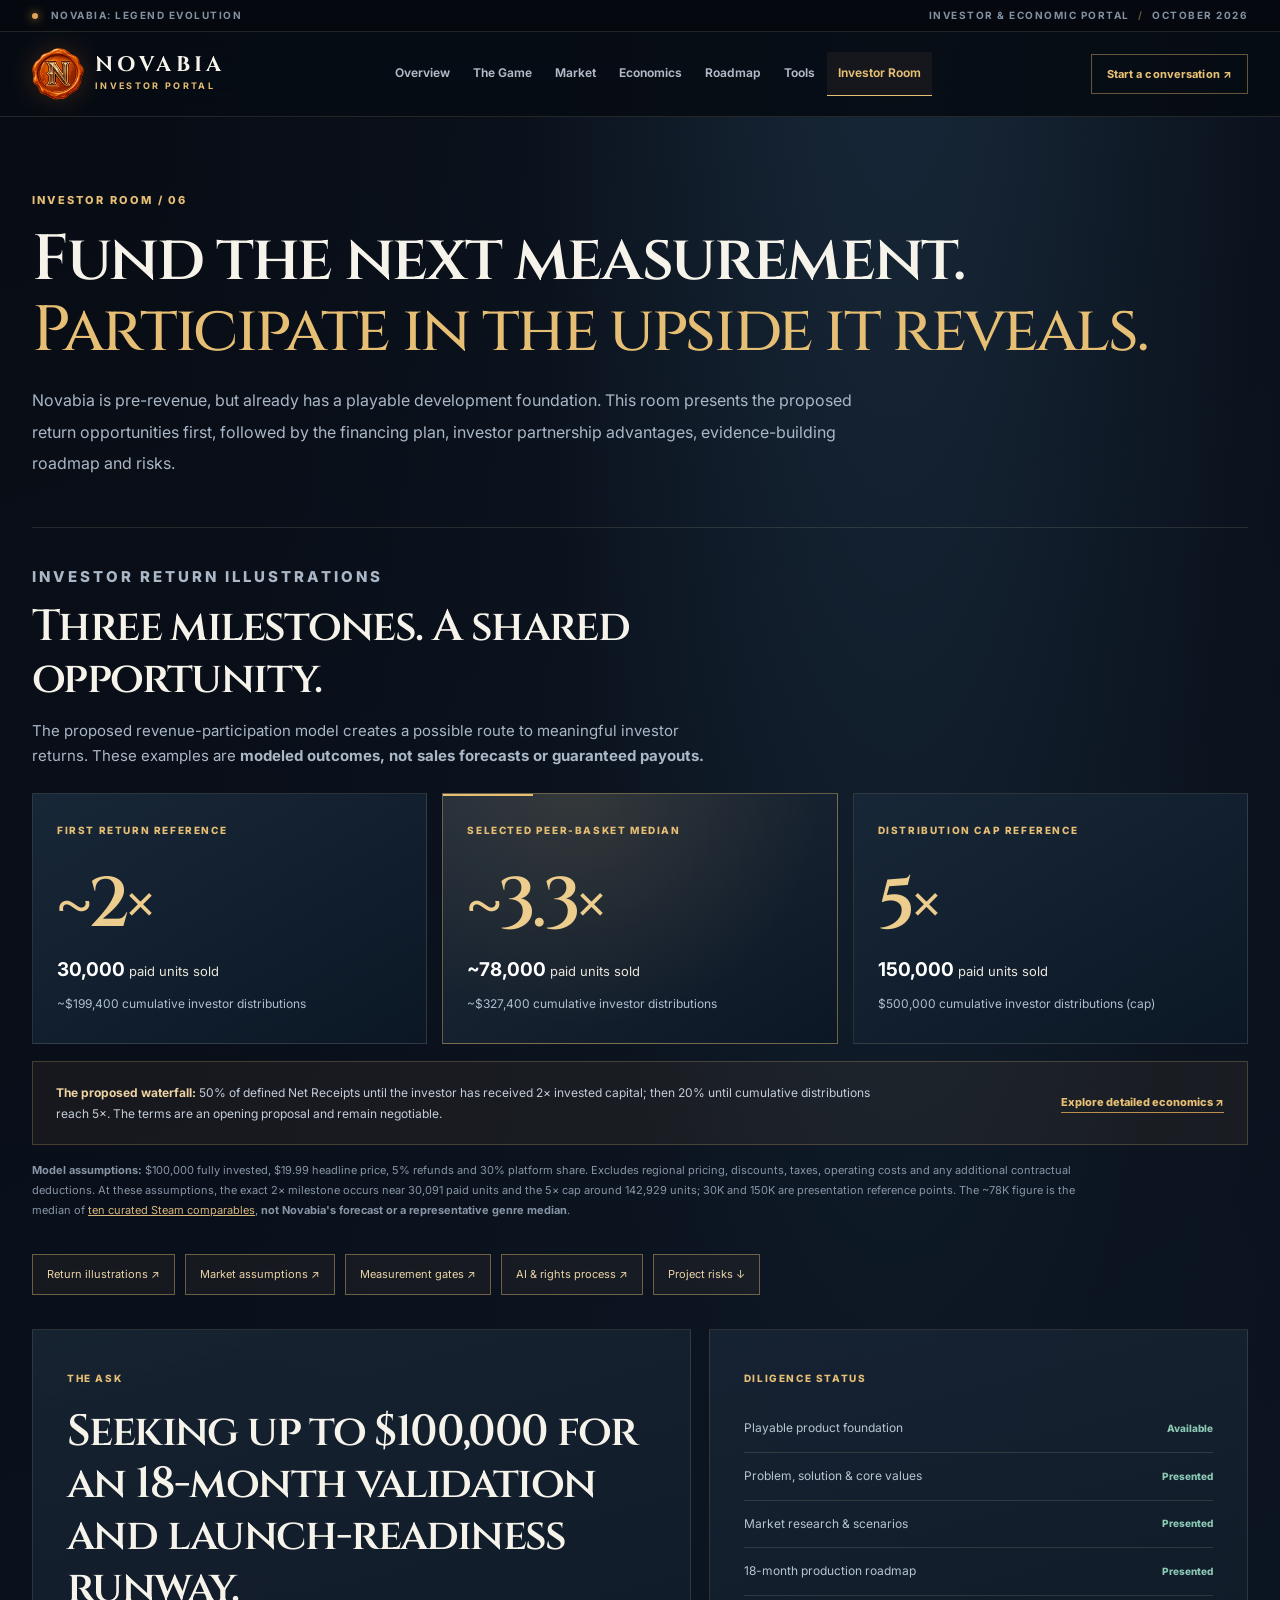
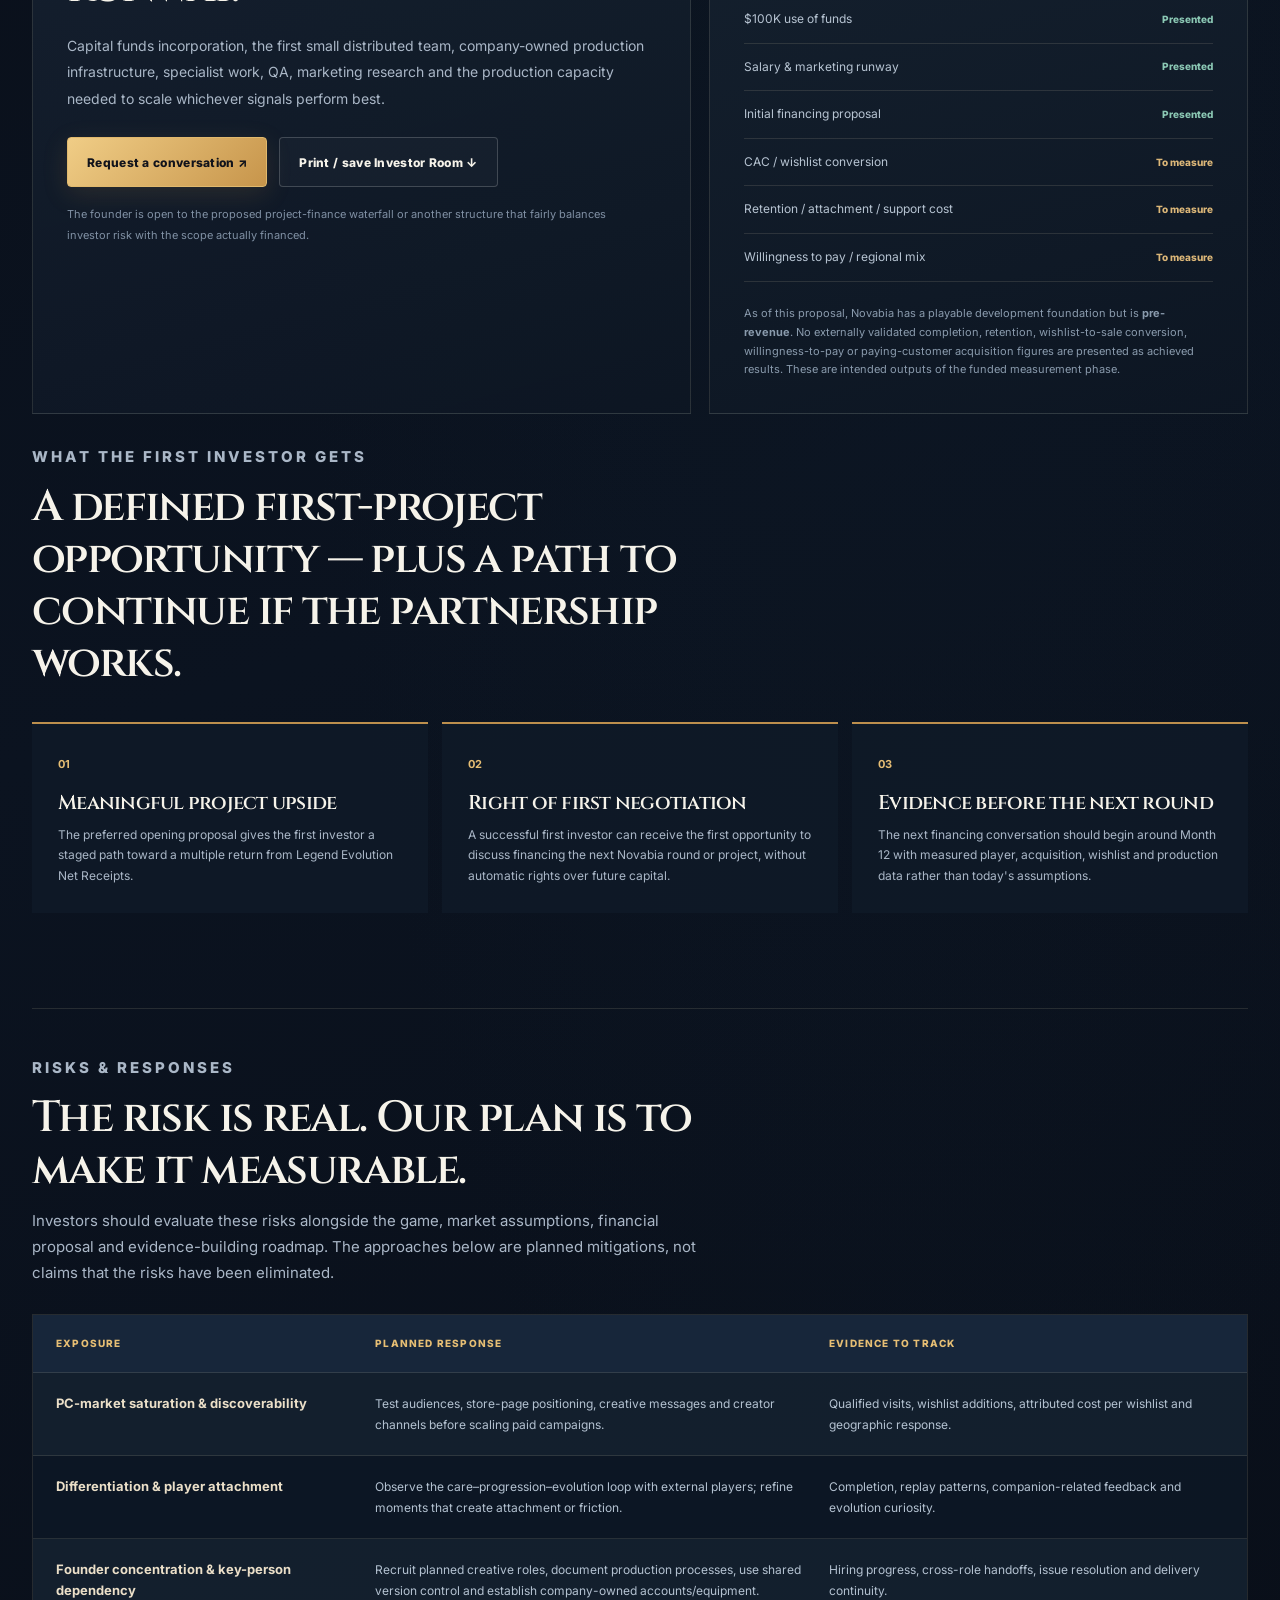
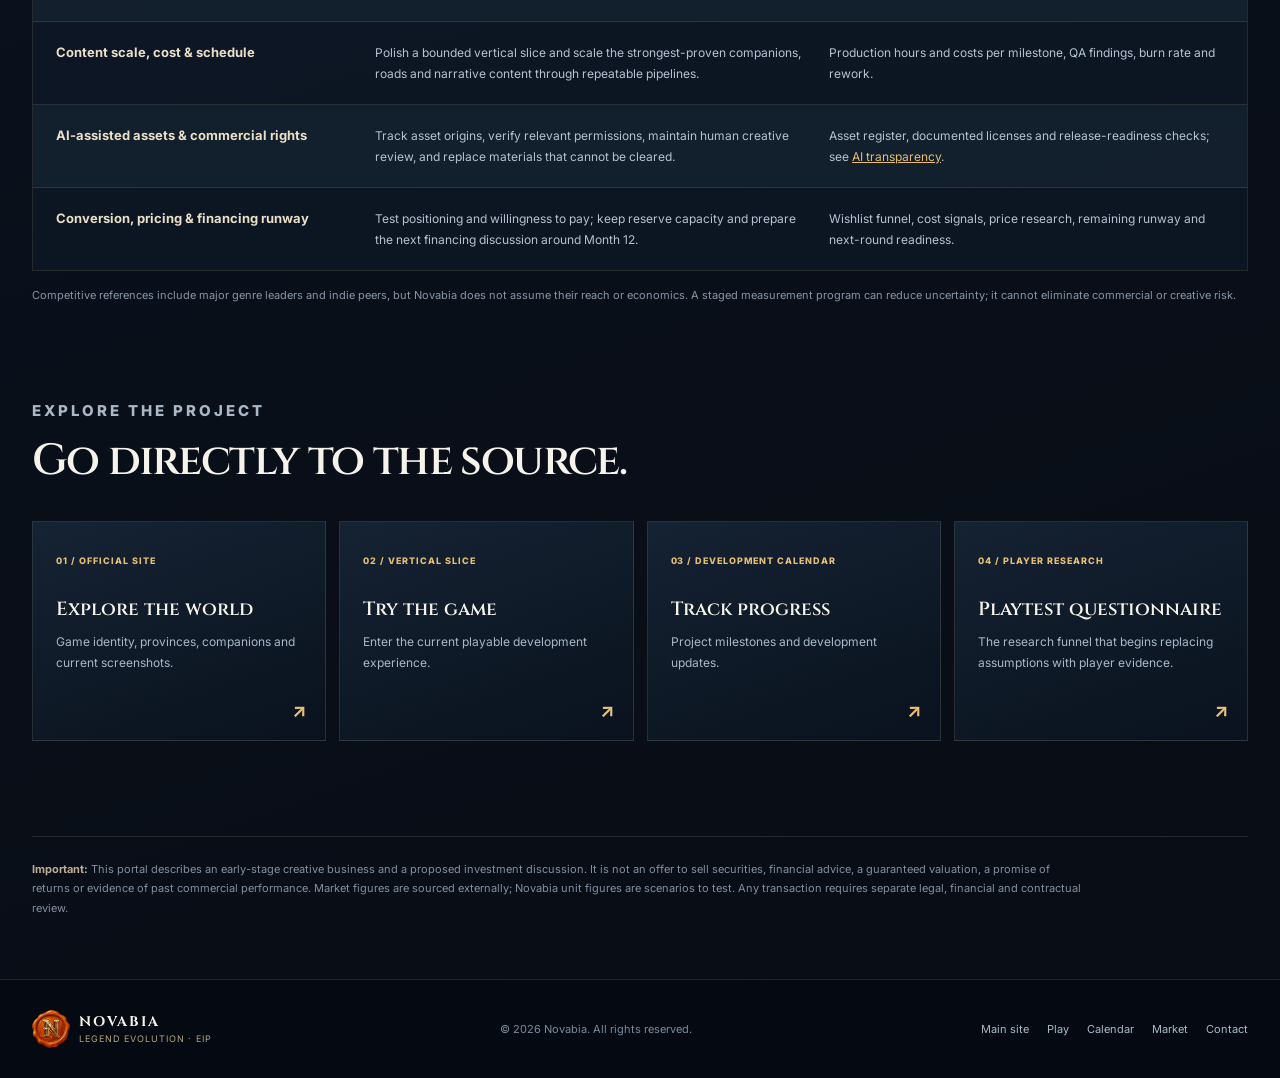
<file: investors/index.html>
<!doctype html>
<html lang="en">
<head>
  <meta charset="utf-8" />
  <meta name="viewport" content="width=device-width, initial-scale=1" />
  <meta name="theme-color" content="#090e18" />
  <title>Novabia EIP | Investor Room, Returns &amp; Risks</title>
  <meta name="description" content="Explore the Novabia funding proposal, illustrative investor distribution milestones, planned early-investor advantages, evidence gaps and risk responses." />
  <link rel="canonical" href="https://eip.novabia.dev/investors/" />
  <meta property="og:type" content="website" />
  <meta property="og:title" content="Novabia EIP | Investor Room, Returns &amp; Risks" />
  <meta property="og:description" content="Explore the Novabia funding proposal, illustrative investor distribution milestones, planned early-investor advantages, evidence gaps and risk responses." />
  <meta property="og:url" content="https://eip.novabia.dev/investors/" />
  <meta property="og:image" content="https://novabia.dev/assets/logo-main.png" />
  <meta property="og:image:alt" content="Novabia — Legend Evolution official artwork" />
  <meta name="twitter:card" content="summary_large_image" />
  <link rel="icon" href="/favicon.png" type="image/png" />
  <link rel="preconnect" href="https://fonts.googleapis.com" />
  <link rel="preconnect" href="https://fonts.gstatic.com" crossorigin />
  <link href="https://fonts.googleapis.com/css2?family=Cinzel:wght@400;500;600;700;800&family=Inter:wght@400;500;600;700;800&display=swap" rel="stylesheet" />
  <link rel="stylesheet" href="/styles.css" />
  <link rel="stylesheet" href="/revision.css" />
  <script src="/script.js" defer></script>
  <script type="application/ld+json">{"@context":"https://schema.org","@type":"WebPage","name":"Novabia EIP | Investor Room, Returns & Risks","url":"https://eip.novabia.dev/investors/","description":"Explore the Novabia funding proposal, illustrative investor distribution milestones, planned early-investor advantages, evidence gaps and risk responses.","isPartOf":{"@type":"WebSite","name":"Novabia EIP Investor & Economic Portal","url":"https://eip.novabia.dev/"}}</script>
</head>
<body data-page="investors">
<body>
  <a href="#main" class="skip-link">Skip to content</a>
  <div class="topline"><div class="shell topline-inner"><span><span class="dot" aria-hidden="true"></span> NOVABIA: LEGEND EVOLUTION</span><span>INVESTOR & ECONOMIC PORTAL <span class="topline-sep">/</span> OCTOBER 2026</span></div></div>

  <header class="header">
    <div class="shell header-inner">
      <a class="brand" href="/" aria-label="Novabia EIP overview">
        <img src="/favicon.png" alt="Novabia orange N seal" />
        <span class="brand-lines"><strong>NOVABIA</strong><small>INVESTOR PORTAL</small></span>
      </a>
      <button class="menu-btn" id="menuToggle" aria-label="Open navigation" aria-expanded="false" aria-controls="primaryNav"><span></span><span></span><span></span></button>
      <nav class="nav" id="primaryNav" aria-label="Investor portal sections">
        <a href="/" data-tab="overview">Overview</a>
        <a href="/product/" data-tab="product">The Game</a>
        <a href="/market/" data-tab="market">Market</a>
        <a href="/economics/" data-tab="economics">Economics</a>
        <a href="/roadmap/" data-tab="roadmap">Roadmap</a>
        <a href="/tools/" data-tab="tools">Tools</a>
        <a href="/investors/" data-tab="investors" aria-current="page">Investor Room</a>
      </nav>
      <a class="header-contact" href="mailto:invest.in@novabia.dev?subject=Novabia%20%E2%80%94%20Investment%20Enquiry">Start a conversation <span aria-hidden="true">↗</span></a>
    </div>
  </header>

  
  <main id="main" tabindex="-1">
    <section class="page" id="investors" aria-labelledby="investors-heading">
      <div class="shell page-top"><p class="eyebrow">INVESTOR ROOM / 06</p><h1 id="investors-heading">Fund the next measurement.<br /><em>Participate in the upside it reveals.</em></h1><p class="intro-text">Novabia is pre-revenue, but already has a playable development foundation. This room presents the proposed return opportunities first, followed by the financing plan, investor partnership advantages, evidence-building roadmap and risks.</p></div>

      <div class="shell returns-section" id="return-scenarios" aria-labelledby="return-scenarios-heading">
        <div class="section-intro">
          <p class="eyebrow">INVESTOR RETURN ILLUSTRATIONS</p>
          <h2 id="return-scenarios-heading">Three milestones. A shared opportunity.</h2>
          <p>The proposed revenue-participation model creates a possible route to meaningful investor returns. These examples are <strong>modeled outcomes, not sales forecasts or guaranteed payouts.</strong></p>
        </div>
        <div class="returns-grid">
          <article class="return-card">
            <span class="number-label">FIRST RETURN REFERENCE</span>
            <strong class="return-multiple">~2×</strong>
            <p class="return-units"><strong>30,000</strong> paid units sold</p>
            <p class="return-receipts">~$199,400 cumulative investor distributions</p>
          </article>
          <article class="return-card return-card-highlight">
            <span class="number-label">SELECTED PEER-BASKET MEDIAN</span>
            <strong class="return-multiple">~3.3×</strong>
            <p class="return-units"><strong>~78,000</strong> paid units sold</p>
            <p class="return-receipts">~$327,400 cumulative investor distributions</p>
          </article>
          <article class="return-card">
            <span class="number-label">DISTRIBUTION CAP REFERENCE</span>
            <strong class="return-multiple">5×</strong>
            <p class="return-units"><strong>150,000</strong> paid units sold</p>
            <p class="return-receipts">$500,000 cumulative investor distributions (cap)</p>
          </article>
        </div>
        <div class="return-terms">
          <div><strong>The proposed waterfall:</strong> 50% of defined Net Receipts until the investor has received 2× invested capital; then 20% until cumulative distributions reach 5×. The terms are an opening proposal and remain negotiable.</div>
          <a href="/economics/">Explore detailed economics <span aria-hidden="true">↗</span></a>
        </div>
        <p class="fineprint"><strong>Model assumptions:</strong> $100,000 fully invested, $19.99 headline price, 5% refunds and 30% platform share. Excludes regional pricing, discounts, taxes, operating costs and any additional contractual deductions. At these assumptions, the exact 2× milestone occurs near 30,091 paid units and the 5× cap around 142,929 units; 30K and 150K are presentation reference points. The ~78K figure is the median of <a href="/market/">ten curated Steam comparables</a>, <strong>not Novabia's forecast or a representative genre median</strong>.</p>
      </div>

      <nav class="shell diligence-nav" aria-label="Investor due diligence topics">
        <a href="/investors/">Return illustrations <span aria-hidden="true">↗</span></a>
        <a href="/market/">Market assumptions <span aria-hidden="true">↗</span></a>
        <a href="/roadmap/">Measurement gates <span aria-hidden="true">↗</span></a>
        <a href="/tools/">AI & rights process <span aria-hidden="true">↗</span></a>
        <a href="/investors/">Project risks <span aria-hidden="true">↓</span></a>
      </nav>

      <div class="shell investor-grid">
        <div class="investor-main"><span class="number-label">THE ASK</span><h2>Seeking up to $100,000 for an 18-month validation and launch-readiness runway.</h2><p>Capital funds incorporation, the first small distributed team, company-owned production infrastructure, specialist work, QA, marketing research and the production capacity needed to scale whichever signals perform best.</p><div class="hero-actions"><a class="button button-gold" href="mailto:invest.in@novabia.dev?subject=Novabia%20EIP%20%E2%80%94%20Investor%20Conversation&amp;body=Hello%2C%0A%0AI%20would%20like%20to%20learn%20more%20about%20Novabia%3A%20Legend%20Evolution.%0A%0AMy%20name%20and%20organization%3A%0AWhat%20I%27d%20like%20to%20discuss%3A%0A%0A">Request a conversation ↗</a><button type="button" class="button button-outline" id="printBrief">Print / save Investor Room ↓</button></div><p class="small-note">The founder is open to the proposed project-finance waterfall or another structure that fairly balances investor risk with the scope actually financed.</p></div>
        <aside class="investor-checklist"><span class="number-label">DILIGENCE STATUS</span>
          <div class="check-row"><span>Playable product foundation</span><b class="label-available">Available</b></div>
          <div class="check-row"><span>Problem, solution & core values</span><b class="label-available">Presented</b></div>
          <div class="check-row"><span>Market research & scenarios</span><b class="label-available">Presented</b></div>
          <div class="check-row"><span>18-month production roadmap</span><b class="label-available">Presented</b></div>
          <div class="check-row"><span>$100K use of funds</span><b class="label-available">Presented</b></div>
          <div class="check-row"><span>Salary & marketing runway</span><b class="label-available">Presented</b></div>
          <div class="check-row"><span>Initial financing proposal</span><b class="label-available">Presented</b></div>
          <div class="check-row"><span>CAC / wishlist conversion</span><b class="label-tbd">To measure</b></div>
          <div class="check-row"><span>Retention / attachment / support cost</span><b class="label-tbd">To measure</b></div>
          <div class="check-row"><span>Willingness to pay / regional mix</span><b class="label-tbd">To measure</b></div>
          <p>As of this proposal, Novabia has a playable development foundation but is <strong>pre-revenue</strong>. No externally validated completion, retention, wishlist-to-sale conversion, willingness-to-pay or paying-customer acquisition figures are presented as achieved results. These are intended outputs of the funded measurement phase.</p>
        </aside>
      </div>

      <div class="shell section-spacer">
        <div class="section-intro"><p class="eyebrow">WHAT THE FIRST INVESTOR GETS</p><h2>A defined first-project opportunity — plus a path to continue if the partnership works.</h2></div>
        <div class="priority-grid">
          <article><span>01</span><h3>Meaningful project upside</h3><p>The preferred opening proposal gives the first investor a staged path toward a multiple return from Legend Evolution Net Receipts.</p></article>
          <article><span>02</span><h3>Right of first negotiation</h3><p>A successful first investor can receive the first opportunity to discuss financing the next Novabia round or project, without automatic rights over future capital.</p></article>
          <article><span>03</span><h3>Evidence before the next round</h3><p>The next financing conversation should begin around Month 12 with measured player, acquisition, wishlist and production data rather than today's assumptions.</p></article>
        </div>
      </div>

      <div class="shell diligence-section" id="risk-register" aria-labelledby="risks-heading">
        <div class="section-intro">
          <p class="eyebrow">RISKS & RESPONSES</p>
          <h2 id="risks-heading">The risk is real. Our plan is to make it measurable.</h2>
          <p>Investors should evaluate these risks alongside the game, market assumptions, financial proposal and evidence-building roadmap. The approaches below are planned mitigations, not claims that the risks have been eliminated.</p>
        </div>
        <div class="risk-table" role="table" aria-label="Novabia principal risks, planned response and evidence">
          <div class="risk-row risk-head" role="row"><span role="columnheader">EXPOSURE</span><span role="columnheader">PLANNED RESPONSE</span><span role="columnheader">EVIDENCE TO TRACK</span></div>
          <div class="risk-row" role="row"><strong role="cell">PC-market saturation & discoverability</strong><p role="cell">Test audiences, store-page positioning, creative messages and creator channels before scaling paid campaigns.</p><p role="cell">Qualified visits, wishlist additions, attributed cost per wishlist and geographic response.</p></div>
          <div class="risk-row" role="row"><strong role="cell">Differentiation & player attachment</strong><p role="cell">Observe the care–progression–evolution loop with external players; refine moments that create attachment or friction.</p><p role="cell">Completion, replay patterns, companion-related feedback and evolution curiosity.</p></div>
          <div class="risk-row" role="row"><strong role="cell">Founder concentration & key-person dependency</strong><p role="cell">Recruit planned creative roles, document production processes, use shared version control and establish company-owned accounts/equipment.</p><p role="cell">Hiring progress, cross-role handoffs, issue resolution and delivery continuity.</p></div>
          <div class="risk-row" role="row"><strong role="cell">Content scale, cost & schedule</strong><p role="cell">Polish a bounded vertical slice and scale the strongest-proven companions, roads and narrative content through repeatable pipelines.</p><p role="cell">Production hours and costs per milestone, QA findings, burn rate and rework.</p></div>
          <div class="risk-row" role="row"><strong role="cell">AI-assisted assets & commercial rights</strong><p role="cell">Track asset origins, verify relevant permissions, maintain human creative review, and replace materials that cannot be cleared.</p><p role="cell">Asset register, documented licenses and release-readiness checks; see <a href="/tools/">AI transparency</a>.</p></div>
          <div class="risk-row" role="row"><strong role="cell">Conversion, pricing & financing runway</strong><p role="cell">Test positioning and willingness to pay; keep reserve capacity and prepare the next financing discussion around Month 12.</p><p role="cell">Wishlist funnel, cost signals, price research, remaining runway and next-round readiness.</p></div>
        </div>
        <p class="fineprint">Competitive references include major genre leaders and indie peers, but Novabia does not assume their reach or economics. A staged measurement program can reduce uncertainty; it cannot eliminate commercial or creative risk.</p>
      </div>

      <div class="shell section-spacer compact-top"><div class="section-intro"><p class="eyebrow">EXPLORE THE PROJECT</p><h2>Go directly to the source.</h2></div><div class="link-grid"><a href="https://novabia.dev/" target="_blank" rel="noopener noreferrer"><span>01 / OFFICIAL SITE</span><strong>Explore the world</strong><p>Game identity, provinces, companions and current screenshots.</p><b aria-hidden="true">↗</b></a><a href="https://play.novabia.dev/" target="_blank" rel="noopener noreferrer"><span>02 / VERTICAL SLICE</span><strong>Try the game</strong><p>Enter the current playable development experience.</p><b aria-hidden="true">↗</b></a><a href="https://calendar.novabia.dev/" target="_blank" rel="noopener noreferrer"><span>03 / DEVELOPMENT CALENDAR</span><strong>Track progress</strong><p>Project milestones and development updates.</p><b aria-hidden="true">↗</b></a><a href="https://docs.google.com/forms/d/e/1FAIpQLSfmMCT3sIPX58XtDPNlVVBDko5IoXiEAiZLQg-_gIgYaRyeRQ/viewform" target="_blank" rel="noopener noreferrer"><span>04 / PLAYER RESEARCH</span><strong>Playtest questionnaire</strong><p>The research funnel that begins replacing assumptions with player evidence.</p><b aria-hidden="true">↗</b></a></div></div>
      <div class="shell disclosure"><p><strong>Important:</strong> This portal describes an early-stage creative business and a proposed investment discussion. It is not an offer to sell securities, financial advice, a guaranteed valuation, a promise of returns or evidence of past commercial performance. Market figures are sourced externally; Novabia unit figures are scenarios to test. Any transaction requires separate legal, financial and contractual review.</p></div>
    </section>
  </main>


  <footer class="footer"><div class="shell footer-inner"><div class="footer-identity"><img src="/favicon.png" alt="" /><span><strong>NOVABIA</strong><small>LEGEND EVOLUTION · EIP</small></span></div><p>© <span id="year">2026</span> Novabia. All rights reserved.</p><div class="footer-links"><a href="https://novabia.dev/">Main site</a><a href="https://play.novabia.dev/">Play</a><a href="https://calendar.novabia.dev/">Calendar</a><a href="/market/">Market</a><a href="/investors/">Contact</a></div></div></footer>

</body>
</html>
</file>
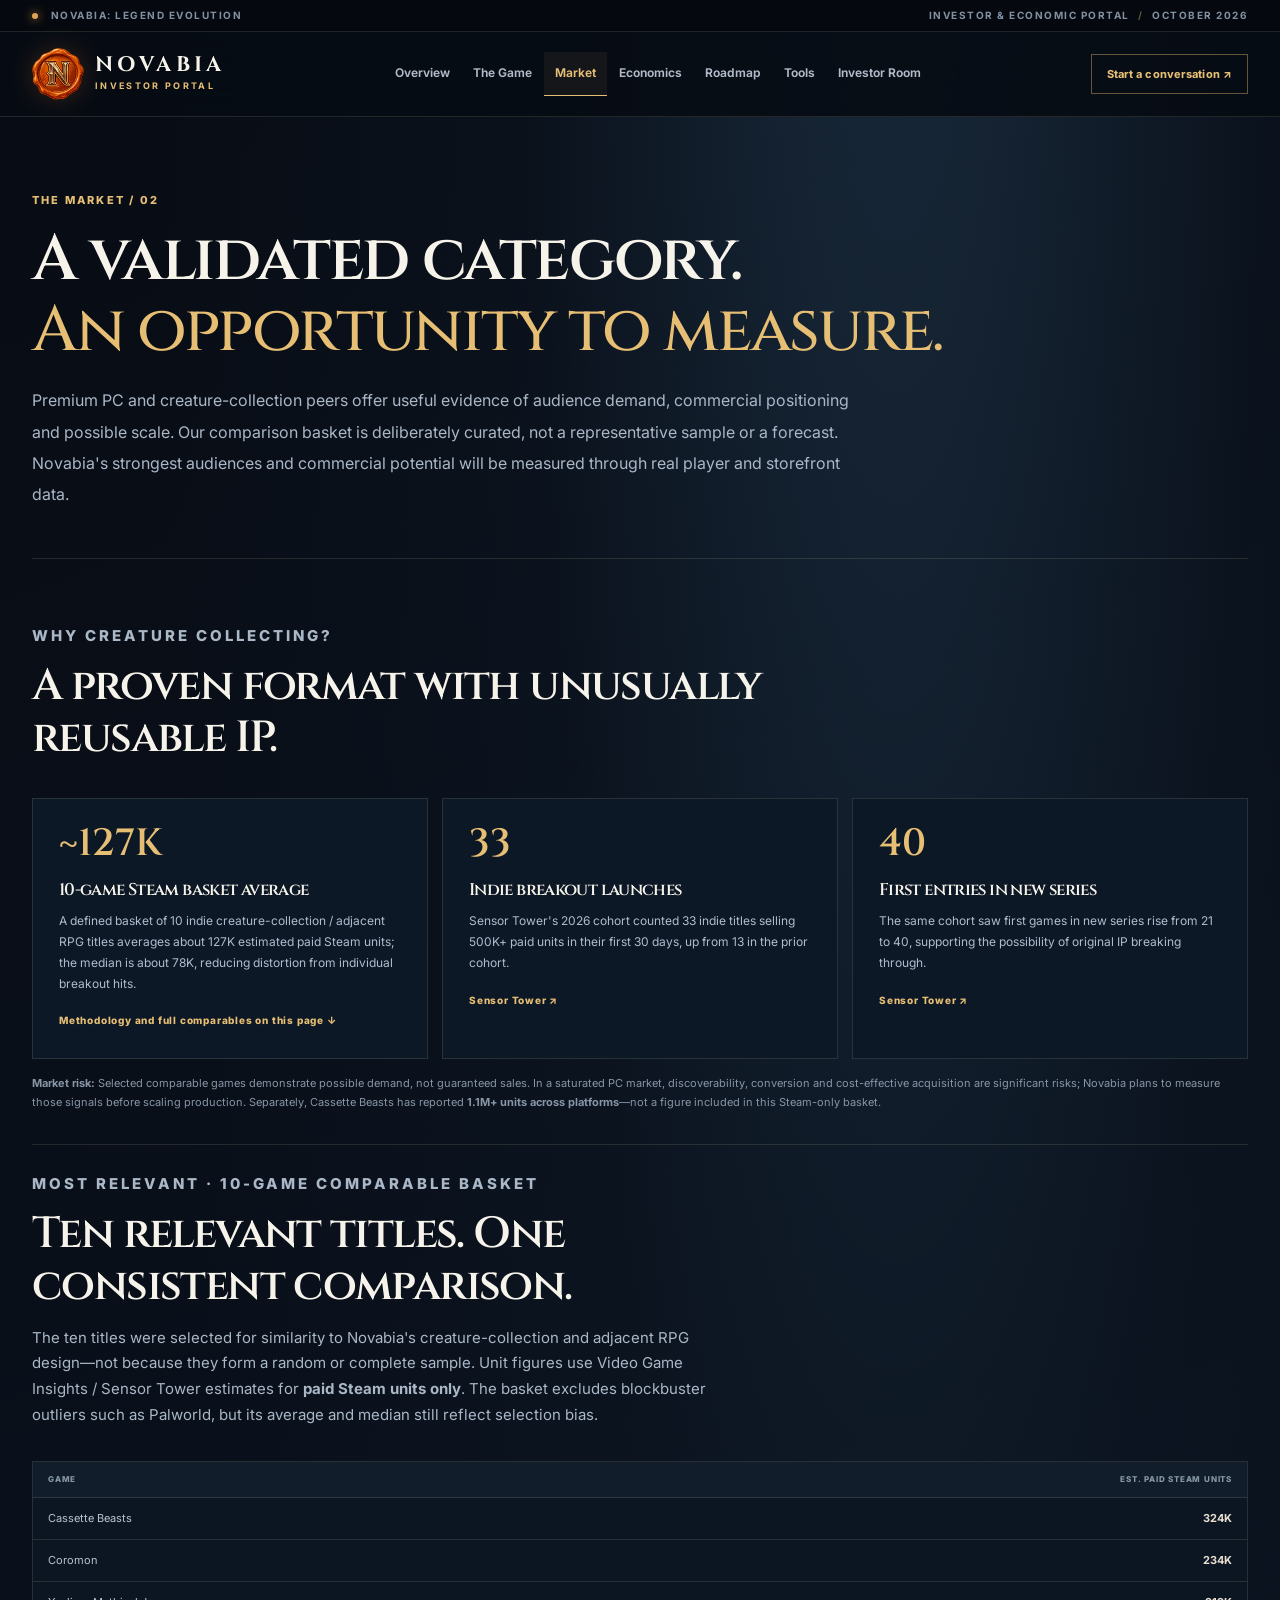
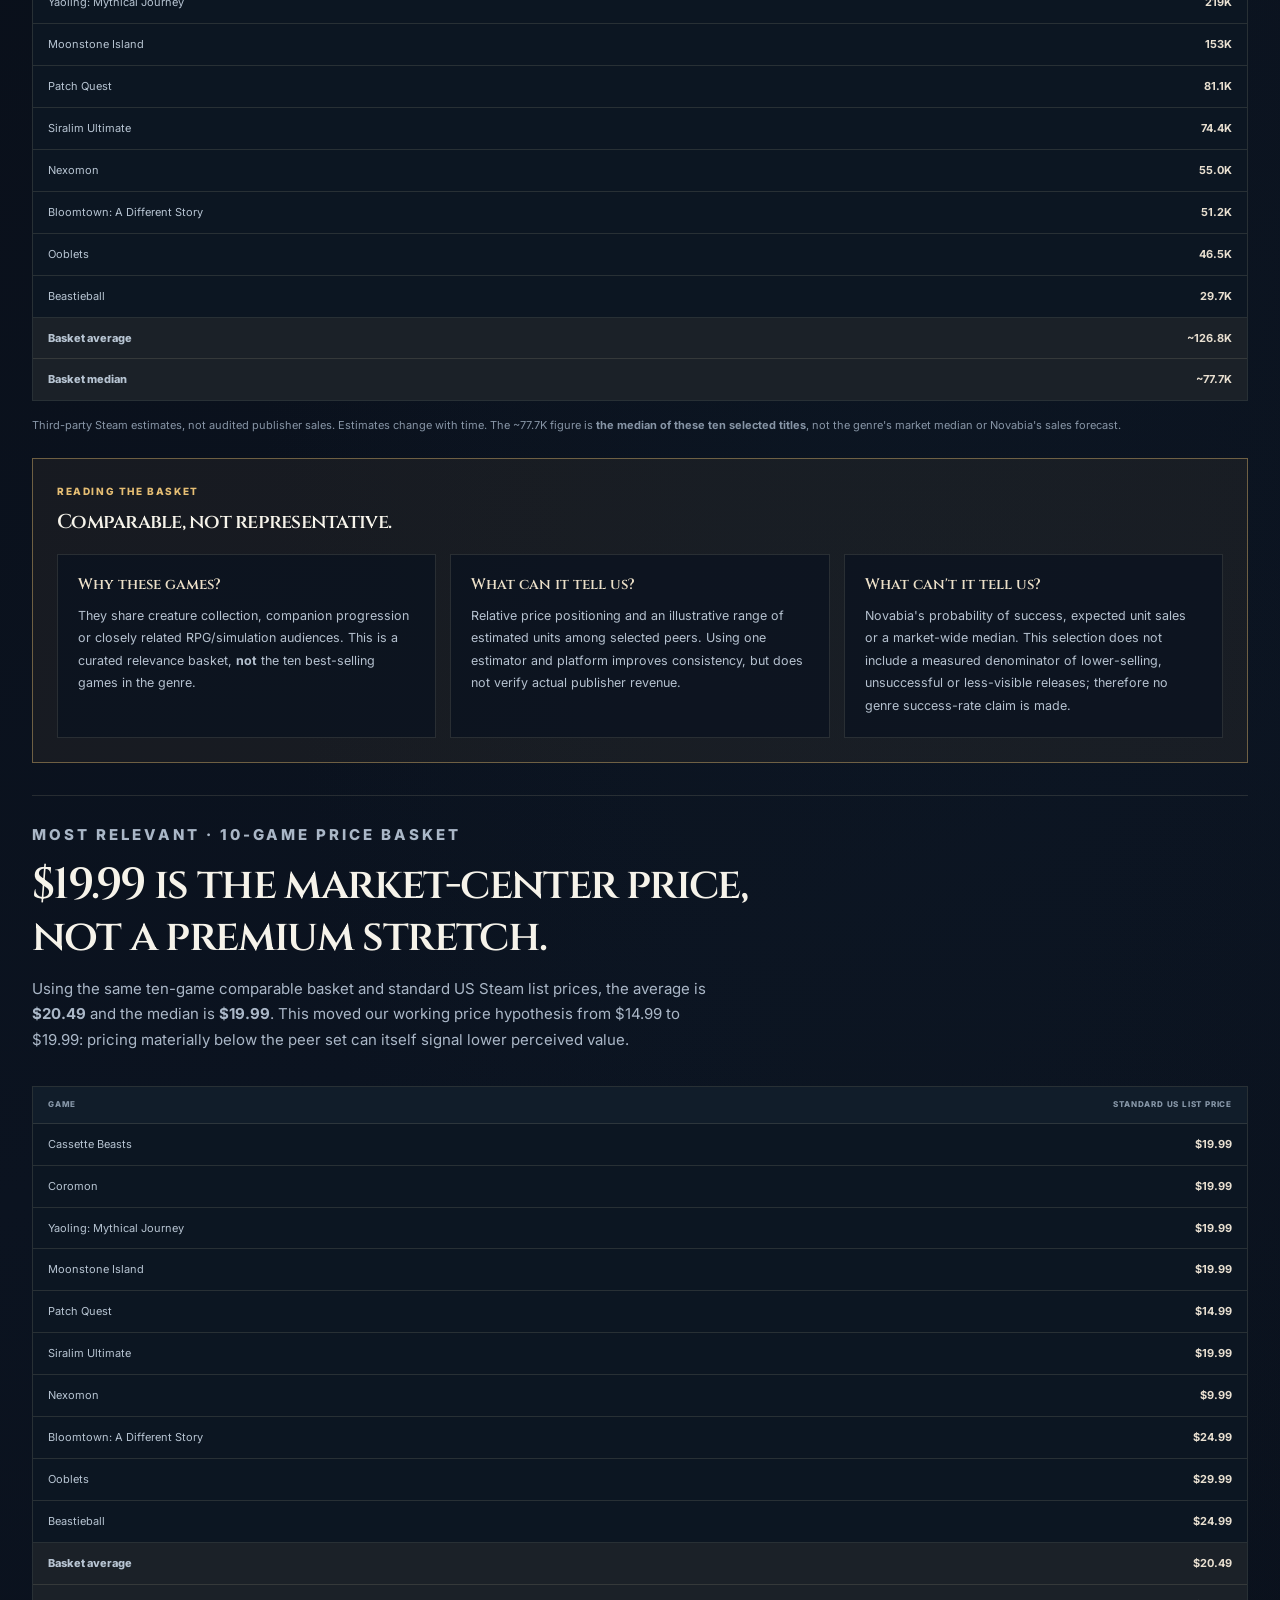
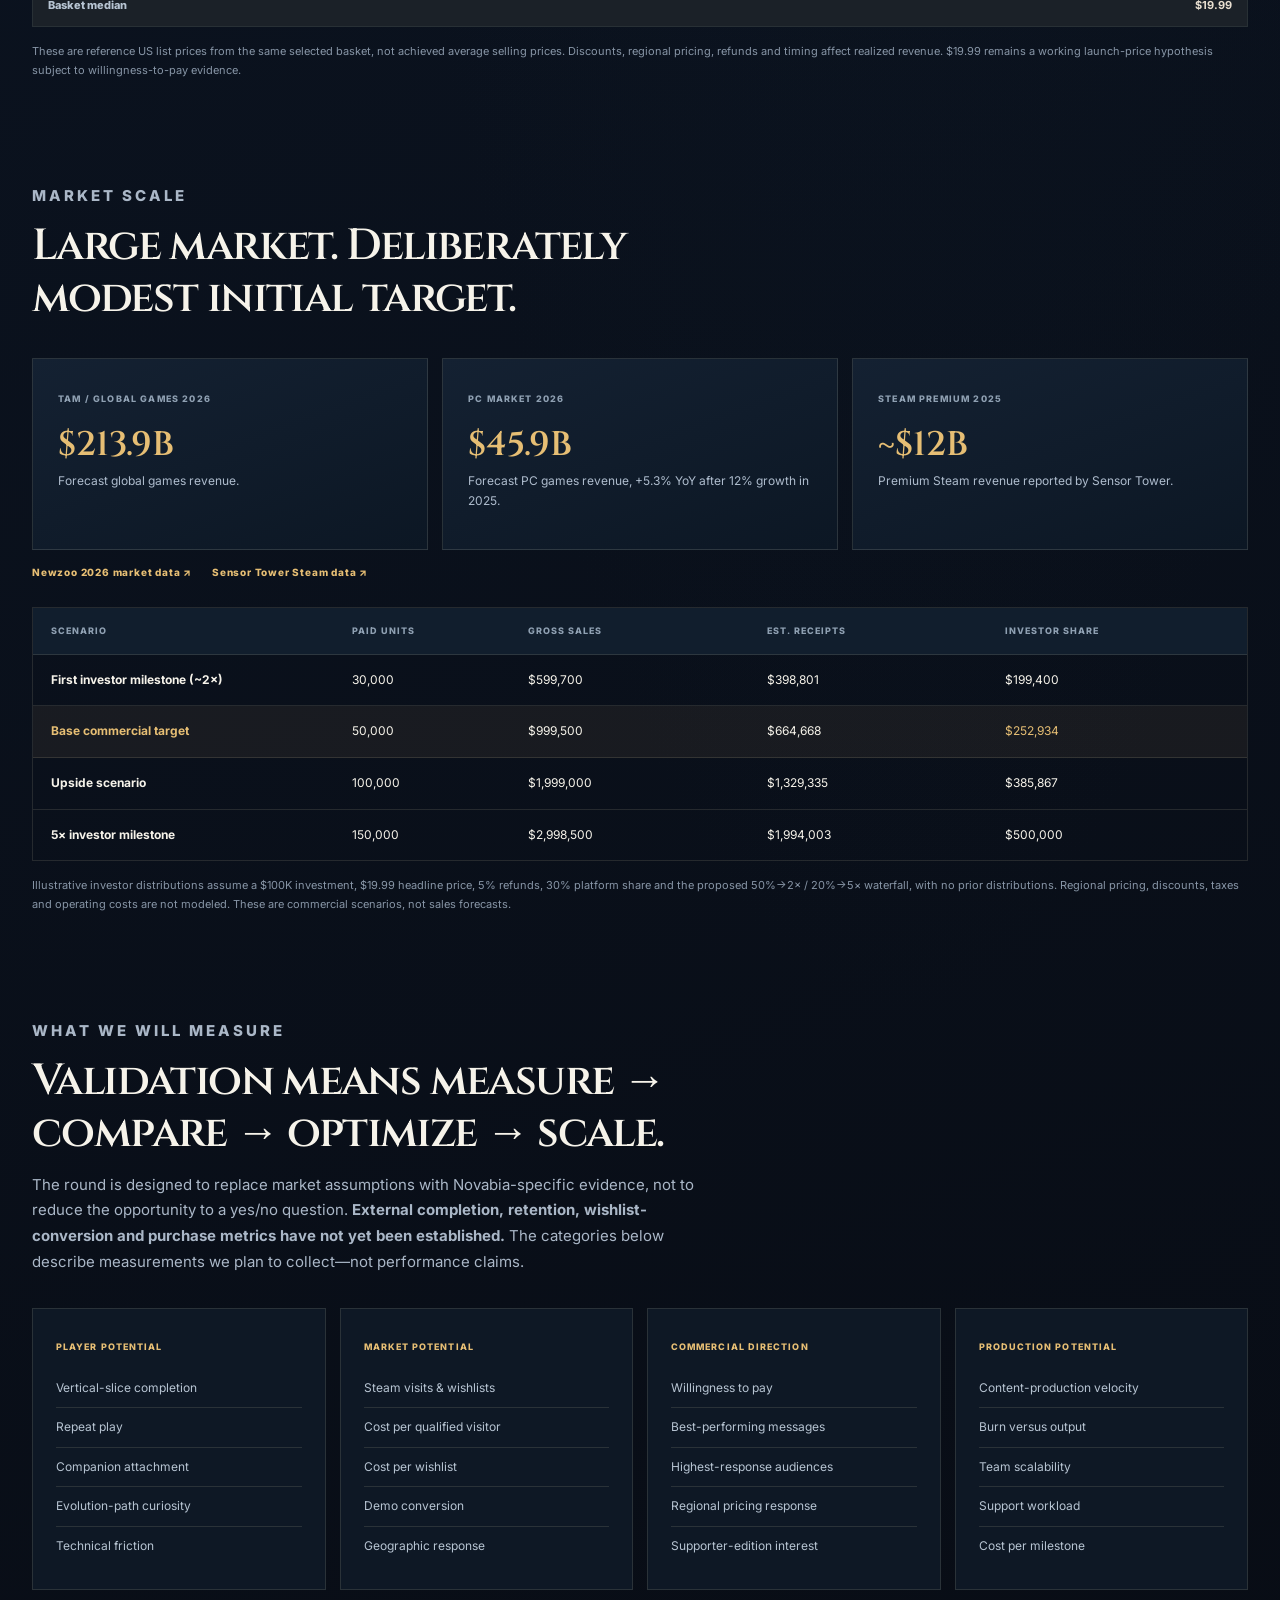
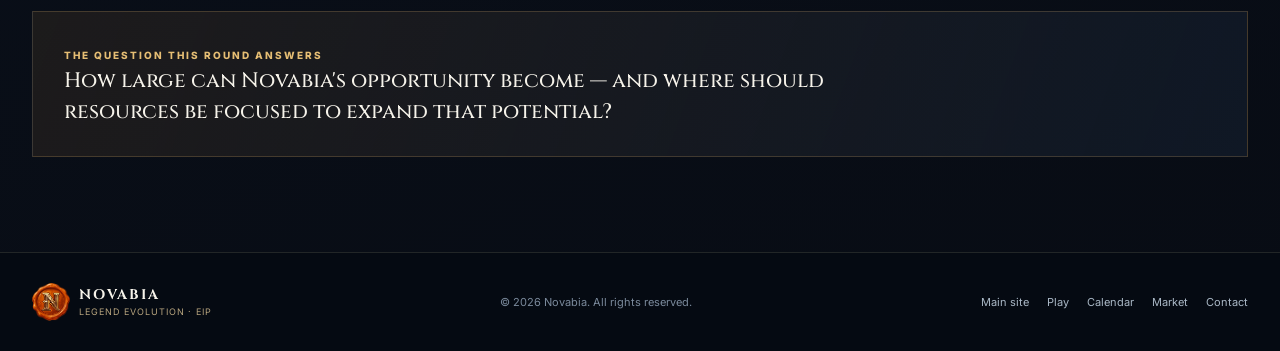
<file: market/index.html>
<!doctype html>
<html lang="en">
<head>
  <meta charset="utf-8" />
  <meta name="viewport" content="width=device-width, initial-scale=1" />
  <meta name="theme-color" content="#090e18" />
  <title>Novabia EIP | Market Research &amp; Comparables</title>
  <meta name="description" content="Review Novabia's curated indie creature-collection comparable basket, Steam estimated unit figures, list-price benchmarks, market limits and measurement plan." />
  <link rel="canonical" href="https://eip.novabia.dev/market/" />
  <meta property="og:type" content="website" />
  <meta property="og:title" content="Novabia EIP | Market Research &amp; Comparables" />
  <meta property="og:description" content="Review Novabia's curated indie creature-collection comparable basket, Steam estimated unit figures, list-price benchmarks, market limits and measurement plan." />
  <meta property="og:url" content="https://eip.novabia.dev/market/" />
  <meta property="og:image" content="https://novabia.dev/assets/logo-main.png" />
  <meta property="og:image:alt" content="Novabia — Legend Evolution official artwork" />
  <meta name="twitter:card" content="summary_large_image" />
  <link rel="icon" href="/favicon.png" type="image/png" />
  <link rel="preconnect" href="https://fonts.googleapis.com" />
  <link rel="preconnect" href="https://fonts.gstatic.com" crossorigin />
  <link href="https://fonts.googleapis.com/css2?family=Cinzel:wght@400;500;600;700;800&family=Inter:wght@400;500;600;700;800&display=swap" rel="stylesheet" />
  <link rel="stylesheet" href="/styles.css" />
  <link rel="stylesheet" href="/revision.css" />
  <script src="/script.js" defer></script>
  <script type="application/ld+json">{"@context":"https://schema.org","@type":"WebPage","name":"Novabia EIP | Market Research & Comparables","url":"https://eip.novabia.dev/market/","description":"Review Novabia's curated indie creature-collection comparable basket, Steam estimated unit figures, list-price benchmarks, market limits and measurement plan.","isPartOf":{"@type":"WebSite","name":"Novabia EIP Investor & Economic Portal","url":"https://eip.novabia.dev/"}}</script>
</head>
<body data-page="market">
<body>
  <a href="#main" class="skip-link">Skip to content</a>
  <div class="topline"><div class="shell topline-inner"><span><span class="dot" aria-hidden="true"></span> NOVABIA: LEGEND EVOLUTION</span><span>INVESTOR & ECONOMIC PORTAL <span class="topline-sep">/</span> OCTOBER 2026</span></div></div>

  <header class="header">
    <div class="shell header-inner">
      <a class="brand" href="/" aria-label="Novabia EIP overview">
        <img src="/favicon.png" alt="Novabia orange N seal" />
        <span class="brand-lines"><strong>NOVABIA</strong><small>INVESTOR PORTAL</small></span>
      </a>
      <button class="menu-btn" id="menuToggle" aria-label="Open navigation" aria-expanded="false" aria-controls="primaryNav"><span></span><span></span><span></span></button>
      <nav class="nav" id="primaryNav" aria-label="Investor portal sections">
        <a href="/" data-tab="overview">Overview</a>
        <a href="/product/" data-tab="product">The Game</a>
        <a href="/market/" data-tab="market" aria-current="page">Market</a>
        <a href="/economics/" data-tab="economics">Economics</a>
        <a href="/roadmap/" data-tab="roadmap">Roadmap</a>
        <a href="/tools/" data-tab="tools">Tools</a>
        <a href="/investors/" data-tab="investors">Investor Room</a>
      </nav>
      <a class="header-contact" href="mailto:invest.in@novabia.dev?subject=Novabia%20%E2%80%94%20Investment%20Enquiry">Start a conversation <span aria-hidden="true">↗</span></a>
    </div>
  </header>

  
  <main id="main" tabindex="-1">
    <section class="page" id="market" aria-labelledby="market-heading">
      <div class="shell page-top">
        <p class="eyebrow">THE MARKET / 02</p>
        <h1 id="market-heading">A validated category.<br /><em>An opportunity to measure.</em></h1>
        <p class="intro-text">Premium PC and creature-collection peers offer useful evidence of audience demand, commercial positioning and possible scale. Our comparison basket is deliberately curated, not a representative sample or a forecast. Novabia's strongest audiences and commercial potential will be measured through real player and storefront data.</p>
      </div>

      <div class="shell section-spacer">
        <div class="section-intro">
          <p class="eyebrow">WHY CREATURE COLLECTING?</p>
          <h2>A proven format with unusually reusable IP.</h2>
        </div>

        <div class="evidence-grid">
          <article>
            <strong>~127K</strong>
            <h3>10-game Steam basket average</h3>
            <p>A defined basket of 10 indie creature-collection / adjacent RPG titles averages about 127K estimated paid Steam units; the median is about 78K, reducing distortion from individual breakout hits.</p>
            <a href="/market/">Methodology and full comparables on this page ↓</a>
          </article>
          <article>
            <strong>33</strong>
            <h3>Indie breakout launches</h3>
            <p>Sensor Tower's 2026 cohort counted 33 indie titles selling 500K+ paid units in their first 30 days, up from 13 in the prior cohort.</p>
            <a href="https://sensortower.com/blog/indie-and-new-ip-break-out-without-denting-aaa" target="_blank" rel="noopener noreferrer">Sensor Tower ↗</a>
          </article>
          <article>
            <strong>40</strong>
            <h3>First entries in new series</h3>
            <p>The same cohort saw first games in new series rise from 21 to 40, supporting the possibility of original IP breaking through.</p>
            <a href="https://sensortower.com/blog/indie-and-new-ip-break-out-without-denting-aaa" target="_blank" rel="noopener noreferrer">Sensor Tower ↗</a>
          </article>
        </div>

        <p class="fineprint"><strong>Market risk:</strong> Selected comparable games demonstrate possible demand, not guaranteed sales. In a saturated PC market, discoverability, conversion and cost-effective acquisition are significant risks; Novabia plans to measure those signals before scaling production. Separately, Cassette Beasts has reported <strong>1.1M+ units across platforms</strong>—not a figure included in this Steam-only basket.</p>

        <div id="comparable-basket" class="comparable-basket">
          <div class="section-intro">
            <p class="eyebrow">MOST RELEVANT · 10-GAME COMPARABLE BASKET</p>
            <h2>Ten relevant titles. One consistent comparison.</h2>
            <p>The ten titles were selected for similarity to Novabia's creature-collection and adjacent RPG design—not because they form a random or complete sample. Unit figures use Video Game Insights / Sensor Tower estimates for <strong>paid Steam units only</strong>. The basket excludes blockbuster outliers such as Palworld, but its average and median still reflect selection bias.</p>
          </div>
          <div class="compare-table">
            <div class="compare-row head"><span>GAME</span><span>EST. PAID STEAM UNITS</span></div>
            <div class="compare-row"><span>Cassette Beasts</span><strong>324K</strong></div>
            <div class="compare-row"><span>Coromon</span><strong>234K</strong></div>
            <div class="compare-row"><span>Yaoling: Mythical Journey</span><strong>219K</strong></div>
            <div class="compare-row"><span>Moonstone Island</span><strong>153K</strong></div>
            <div class="compare-row"><span>Patch Quest</span><strong>81.1K</strong></div>
            <div class="compare-row"><span>Siralim Ultimate</span><strong>74.4K</strong></div>
            <div class="compare-row"><span>Nexomon</span><strong>55.0K</strong></div>
            <div class="compare-row"><span>Bloomtown: A Different Story</span><strong>51.2K</strong></div>
            <div class="compare-row"><span>Ooblets</span><strong>46.5K</strong></div>
            <div class="compare-row"><span>Beastieball</span><strong>29.7K</strong></div>
            <div class="compare-row total"><span>Basket average</span><strong>~126.8K</strong></div>
            <div class="compare-row total"><span>Basket median</span><strong>~77.7K</strong></div>
          </div>
          <p class="fineprint">Third-party Steam estimates, not audited publisher sales. Estimates change with time. The ~77.7K figure is <strong>the median of these ten selected titles</strong>, not the genre's market median or Novabia's sales forecast.</p>
          <div id="market-methodology" class="methodology-panel" aria-labelledby="methodology-heading">
            <p class="number-label">READING THE BASKET</p>
            <h3 id="methodology-heading">Comparable, not representative.</h3>
            <div class="diligence-grid methodology-grid">
              <article><h4>Why these games?</h4><p>They share creature collection, companion progression or closely related RPG/simulation audiences. This is a curated relevance basket, <strong>not</strong> the ten best-selling games in the genre.</p></article>
              <article><h4>What can it tell us?</h4><p>Relative price positioning and an illustrative range of estimated units among selected peers. Using one estimator and platform improves consistency, but does not verify actual publisher revenue.</p></article>
              <article><h4>What can't it tell us?</h4><p>Novabia's probability of success, expected unit sales or a market-wide median. This selection does not include a measured denominator of lower-selling, unsuccessful or less-visible releases; therefore no genre success-rate claim is made.</p></article>
            </div>
          </div>
        </div>

        <div class="comparable-basket price-basket">
          <div class="section-intro">
            <p class="eyebrow">MOST RELEVANT · 10-GAME PRICE BASKET</p>
            <h2>$19.99 is the market-center price, not a premium stretch.</h2>
            <p>Using the same ten-game comparable basket and standard US Steam list prices, the average is <strong>$20.49</strong> and the median is <strong>$19.99</strong>. This moved our working price hypothesis from $14.99 to $19.99: pricing materially below the peer set can itself signal lower perceived value.</p>
          </div>
          <div class="compare-table">
            <div class="compare-row head"><span>GAME</span><span>STANDARD US LIST PRICE</span></div>
            <div class="compare-row"><span>Cassette Beasts</span><strong>$19.99</strong></div>
            <div class="compare-row"><span>Coromon</span><strong>$19.99</strong></div>
            <div class="compare-row"><span>Yaoling: Mythical Journey</span><strong>$19.99</strong></div>
            <div class="compare-row"><span>Moonstone Island</span><strong>$19.99</strong></div>
            <div class="compare-row"><span>Patch Quest</span><strong>$14.99</strong></div>
            <div class="compare-row"><span>Siralim Ultimate</span><strong>$19.99</strong></div>
            <div class="compare-row"><span>Nexomon</span><strong>$9.99</strong></div>
            <div class="compare-row"><span>Bloomtown: A Different Story</span><strong>$24.99</strong></div>
            <div class="compare-row"><span>Ooblets</span><strong>$29.99</strong></div>
            <div class="compare-row"><span>Beastieball</span><strong>$24.99</strong></div>
            <div class="compare-row total"><span>Basket average</span><strong>$20.49</strong></div>
            <div class="compare-row total"><span>Basket median</span><strong>$19.99</strong></div>
          </div>
          <p class="fineprint">These are reference US list prices from the same selected basket, not achieved average selling prices. Discounts, regional pricing, refunds and timing affect realized revenue. $19.99 remains a working launch-price hypothesis subject to willingness-to-pay evidence.</p>
        </div>
      </div>

      <div class="shell section-spacer compact-top">
        <div class="section-intro">
          <p class="eyebrow">MARKET SCALE</p>
          <h2>Large market. Deliberately modest initial target.</h2>
        </div>
        <div class="market-scale-grid">
          <article><span>TAM / GLOBAL GAMES 2026</span><strong>$213.9B</strong><p>Forecast global games revenue.</p></article>
          <article><span>PC MARKET 2026</span><strong>$45.9B</strong><p>Forecast PC games revenue, +5.3% YoY after 12% growth in 2025.</p></article>
          <article><span>STEAM PREMIUM 2025</span><strong>~$12B</strong><p>Premium Steam revenue reported by Sensor Tower.</p></article>
        </div>
        <div class="source-row">
          <a href="https://newzoo.com/articles/2026-global-games-market-key-numbers" target="_blank" rel="noopener noreferrer">Newzoo 2026 market data ↗</a>
          <a href="https://sensortower.com/press/press-release-sensor-tower-state-of-gaming-gaming-drove-52-billion-downloads-82b-iap-revenue-on-mobile-and-12b-premium-revenue-on-steam" target="_blank" rel="noopener noreferrer">Sensor Tower Steam data ↗</a>
        </div>

        <div class="scenario-table" role="table" aria-label="Novabia commercial scenarios">
          <div class="scenario-row scenario-head" role="row"><span>SCENARIO</span><span>PAID UNITS</span><span>GROSS SALES</span><span>EST. RECEIPTS</span><span>INVESTOR SHARE</span></div>
          <div class="scenario-row" role="row"><strong>First investor milestone (~2×)</strong><span>30,000</span><span>$599,700</span><span>$398,801</span><span>$199,400</span></div>
          <div class="scenario-row emphasis" role="row"><strong>Base commercial target</strong><span>50,000</span><span>$999,500</span><span>$664,668</span><span>$252,934</span></div>
          <div class="scenario-row" role="row"><strong>Upside scenario</strong><span>100,000</span><span>$1,999,000</span><span>$1,329,335</span><span>$385,867</span></div>
          <div class="scenario-row" role="row"><strong>5× investor milestone</strong><span>150,000</span><span>$2,998,500</span><span>$1,994,003</span><span>$500,000</span></div>
        </div>
        <p class="fineprint">Illustrative investor distributions assume a $100K investment, $19.99 headline price, 5% refunds, 30% platform share and the proposed 50%→2× / 20%→5× waterfall, with no prior distributions. Regional pricing, discounts, taxes and operating costs are not modeled. These are commercial scenarios, not sales forecasts.</p>
      </div>

      <div class="shell section-spacer compact-top">
        <div class="section-intro">
          <p class="eyebrow">WHAT WE WILL MEASURE</p>
          <h2>Validation means measure → compare → optimize → scale.</h2>
          <p>The round is designed to replace market assumptions with Novabia-specific evidence, not to reduce the opportunity to a yes/no question. <strong>External completion, retention, wishlist-conversion and purchase metrics have not yet been established.</strong> The categories below describe measurements we plan to collect—not performance claims.</p>
        </div>
        <div class="kpi-grid">
          <article><span>PLAYER POTENTIAL</span><ul><li>Vertical-slice completion</li><li>Repeat play</li><li>Companion attachment</li><li>Evolution-path curiosity</li><li>Technical friction</li></ul></article>
          <article><span>MARKET POTENTIAL</span><ul><li>Steam visits & wishlists</li><li>Cost per qualified visitor</li><li>Cost per wishlist</li><li>Demo conversion</li><li>Geographic response</li></ul></article>
          <article><span>COMMERCIAL DIRECTION</span><ul><li>Willingness to pay</li><li>Best-performing messages</li><li>Highest-response audiences</li><li>Regional pricing response</li><li>Supporter-edition interest</li></ul></article>
          <article><span>PRODUCTION POTENTIAL</span><ul><li>Content-production velocity</li><li>Burn versus output</li><li>Team scalability</li><li>Support workload</li><li>Cost per milestone</li></ul></article>
        </div>
        <div class="statement-band">
          <div><span class="eyebrow small">THE QUESTION THIS ROUND ANSWERS</span><p>How large can Novabia's opportunity become — and where should resources be focused to expand that potential?</p></div>
        </div>
      </div>
    </section>
  </main>


  <footer class="footer"><div class="shell footer-inner"><div class="footer-identity"><img src="/favicon.png" alt="" /><span><strong>NOVABIA</strong><small>LEGEND EVOLUTION · EIP</small></span></div><p>© <span id="year">2026</span> Novabia. All rights reserved.</p><div class="footer-links"><a href="https://novabia.dev/">Main site</a><a href="https://play.novabia.dev/">Play</a><a href="https://calendar.novabia.dev/">Calendar</a><a href="/market/">Market</a><a href="/investors/">Contact</a></div></div></footer>

</body>
</html>
</file>
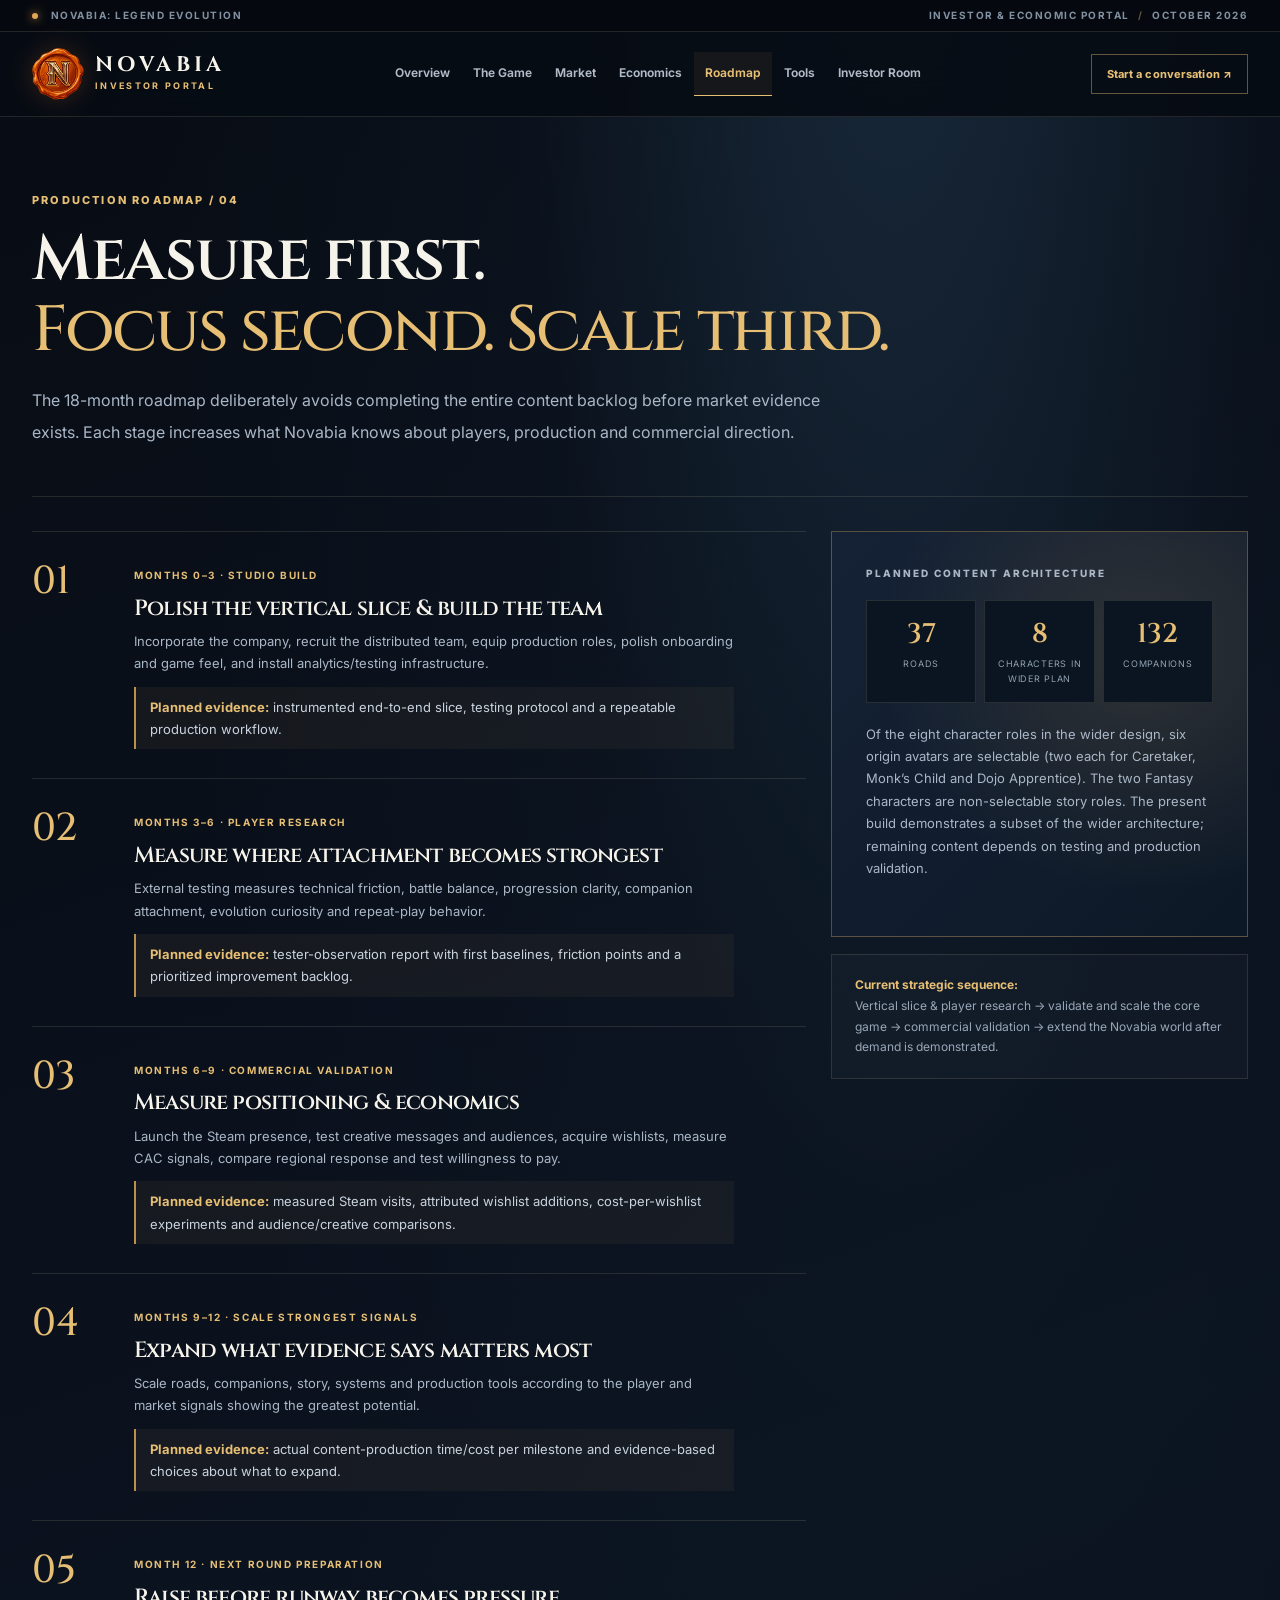
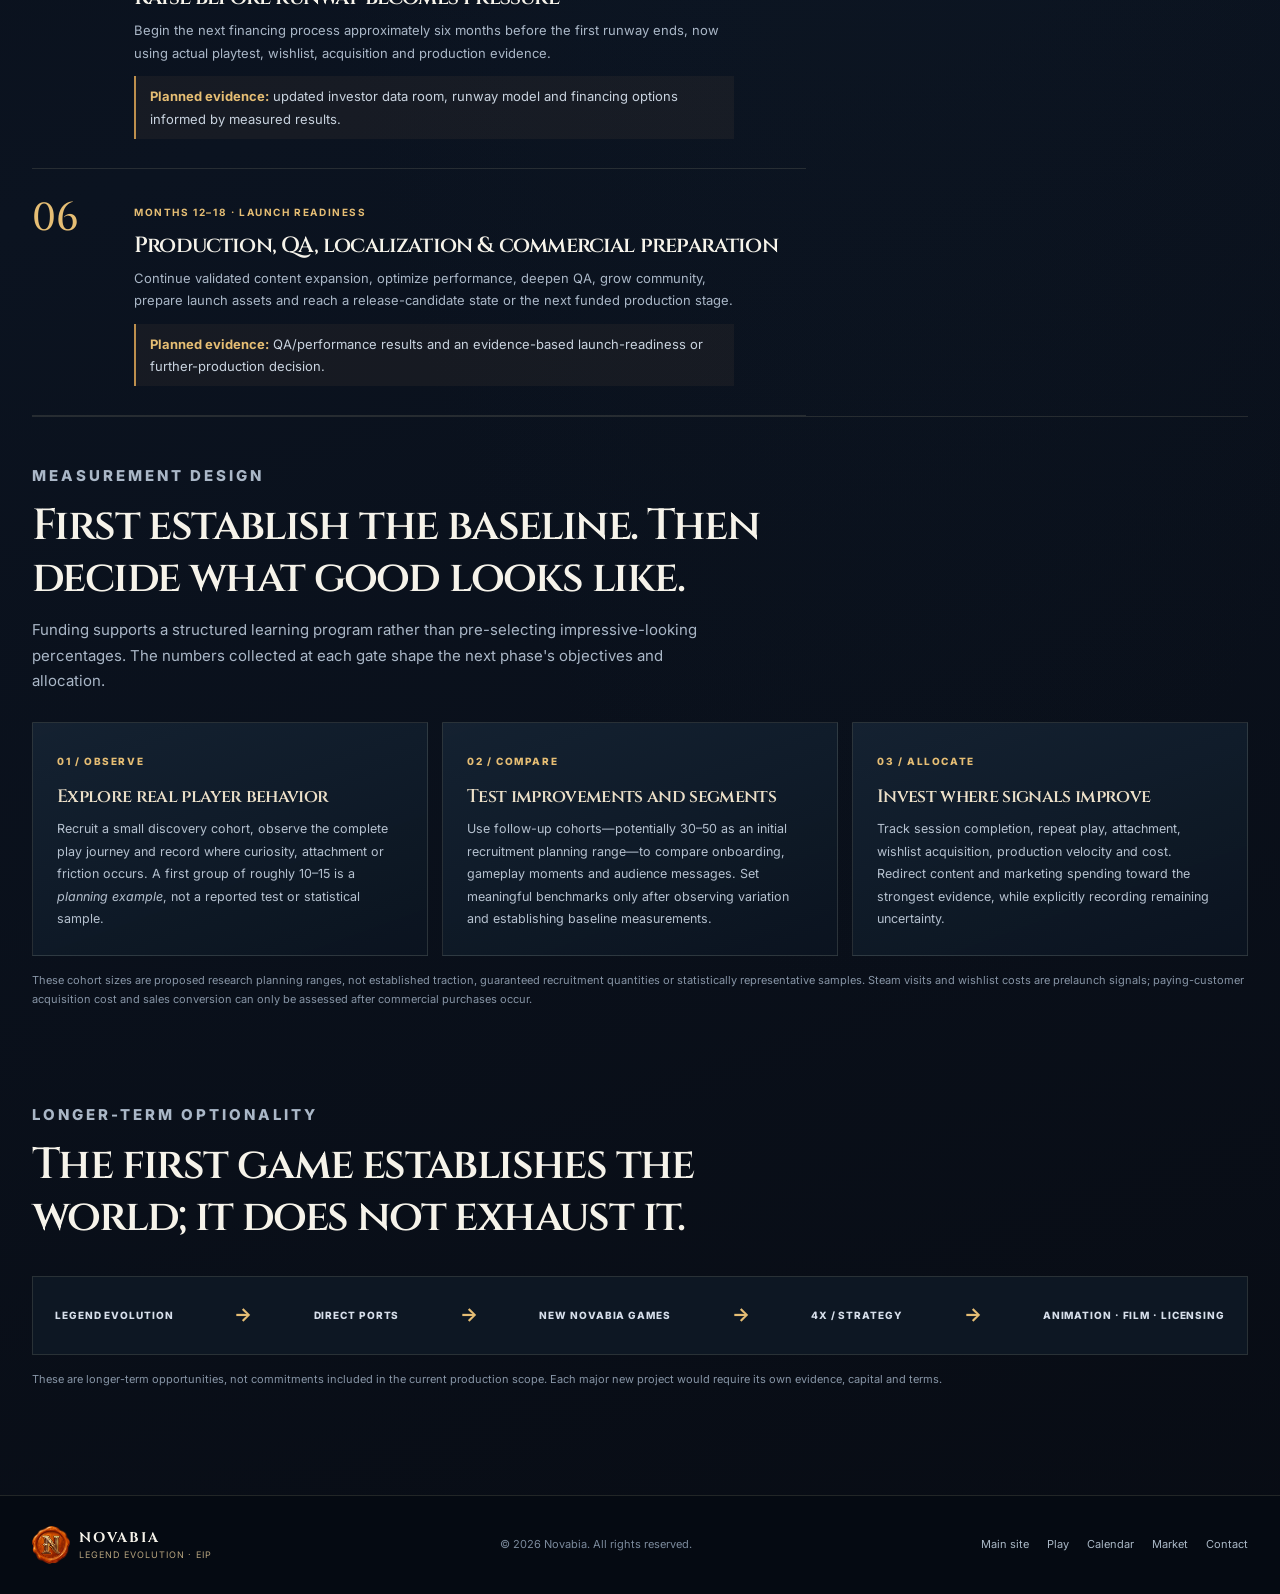
<file: roadmap/index.html>
<!doctype html>
<html lang="en">
<head>
  <meta charset="utf-8" />
  <meta name="viewport" content="width=device-width, initial-scale=1" />
  <meta name="theme-color" content="#090e18" />
  <title>Novabia EIP | Production Roadmap &amp; Validation Gates</title>
  <meta name="description" content="Explore Novabia's proposed 18-month development roadmap, staged player research, Steam validation, milestone evidence and longer-term possibilities." />
  <link rel="canonical" href="https://eip.novabia.dev/roadmap/" />
  <meta property="og:type" content="website" />
  <meta property="og:title" content="Novabia EIP | Production Roadmap &amp; Validation Gates" />
  <meta property="og:description" content="Explore Novabia's proposed 18-month development roadmap, staged player research, Steam validation, milestone evidence and longer-term possibilities." />
  <meta property="og:url" content="https://eip.novabia.dev/roadmap/" />
  <meta property="og:image" content="https://novabia.dev/assets/logo-main.png" />
  <meta property="og:image:alt" content="Novabia — Legend Evolution official artwork" />
  <meta name="twitter:card" content="summary_large_image" />
  <link rel="icon" href="/favicon.png" type="image/png" />
  <link rel="preconnect" href="https://fonts.googleapis.com" />
  <link rel="preconnect" href="https://fonts.gstatic.com" crossorigin />
  <link href="https://fonts.googleapis.com/css2?family=Cinzel:wght@400;500;600;700;800&family=Inter:wght@400;500;600;700;800&display=swap" rel="stylesheet" />
  <link rel="stylesheet" href="/styles.css" />
  <link rel="stylesheet" href="/revision.css" />
  <script src="/script.js" defer></script>
  <script type="application/ld+json">{"@context":"https://schema.org","@type":"WebPage","name":"Novabia EIP | Production Roadmap & Validation Gates","url":"https://eip.novabia.dev/roadmap/","description":"Explore Novabia's proposed 18-month development roadmap, staged player research, Steam validation, milestone evidence and longer-term possibilities.","isPartOf":{"@type":"WebSite","name":"Novabia EIP Investor & Economic Portal","url":"https://eip.novabia.dev/"}}</script>
</head>
<body data-page="roadmap">
<body>
  <a href="#main" class="skip-link">Skip to content</a>
  <div class="topline"><div class="shell topline-inner"><span><span class="dot" aria-hidden="true"></span> NOVABIA: LEGEND EVOLUTION</span><span>INVESTOR & ECONOMIC PORTAL <span class="topline-sep">/</span> OCTOBER 2026</span></div></div>

  <header class="header">
    <div class="shell header-inner">
      <a class="brand" href="/" aria-label="Novabia EIP overview">
        <img src="/favicon.png" alt="Novabia orange N seal" />
        <span class="brand-lines"><strong>NOVABIA</strong><small>INVESTOR PORTAL</small></span>
      </a>
      <button class="menu-btn" id="menuToggle" aria-label="Open navigation" aria-expanded="false" aria-controls="primaryNav"><span></span><span></span><span></span></button>
      <nav class="nav" id="primaryNav" aria-label="Investor portal sections">
        <a href="/" data-tab="overview">Overview</a>
        <a href="/product/" data-tab="product">The Game</a>
        <a href="/market/" data-tab="market">Market</a>
        <a href="/economics/" data-tab="economics">Economics</a>
        <a href="/roadmap/" data-tab="roadmap" aria-current="page">Roadmap</a>
        <a href="/tools/" data-tab="tools">Tools</a>
        <a href="/investors/" data-tab="investors">Investor Room</a>
      </nav>
      <a class="header-contact" href="mailto:invest.in@novabia.dev?subject=Novabia%20%E2%80%94%20Investment%20Enquiry">Start a conversation <span aria-hidden="true">↗</span></a>
    </div>
  </header>

  
  <main id="main" tabindex="-1">
    <section class="page" id="roadmap" aria-labelledby="roadmap-heading">
      <div class="shell page-top"><p class="eyebrow">PRODUCTION ROADMAP / 04</p><h1 id="roadmap-heading">Measure first.<br /><em>Focus second. Scale third.</em></h1><p class="intro-text">The 18-month roadmap deliberately avoids completing the entire content backlog before market evidence exists. Each stage increases what Novabia knows about players, production and commercial direction.</p></div>

      <div class="shell roadmap-layout">
        <div class="roadmap-track">
          <article class="roadmap-step"><span class="step-no">01</span><div><span class="step-label">MONTHS 0–3 · STUDIO BUILD</span><h2>Polish the vertical slice & build the team</h2><p>Incorporate the company, recruit the distributed team, equip production roles, polish onboarding and game feel, and install analytics/testing infrastructure.</p><p class="gate-line"><strong>Planned evidence:</strong> instrumented end-to-end slice, testing protocol and a repeatable production workflow.</p></div></article>
          <article class="roadmap-step"><span class="step-no">02</span><div><span class="step-label">MONTHS 3–6 · PLAYER RESEARCH</span><h2>Measure where attachment becomes strongest</h2><p>External testing measures technical friction, battle balance, progression clarity, companion attachment, evolution curiosity and repeat-play behavior.</p><p class="gate-line"><strong>Planned evidence:</strong> tester-observation report with first baselines, friction points and a prioritized improvement backlog.</p></div></article>
          <article class="roadmap-step"><span class="step-no">03</span><div><span class="step-label">MONTHS 6–9 · COMMERCIAL VALIDATION</span><h2>Measure positioning & economics</h2><p>Launch the Steam presence, test creative messages and audiences, acquire wishlists, measure CAC signals, compare regional response and test willingness to pay.</p><p class="gate-line"><strong>Planned evidence:</strong> measured Steam visits, attributed wishlist additions, cost-per-wishlist experiments and audience/creative comparisons.</p></div></article>
          <article class="roadmap-step"><span class="step-no">04</span><div><span class="step-label">MONTHS 9–12 · SCALE STRONGEST SIGNALS</span><h2>Expand what evidence says matters most</h2><p>Scale roads, companions, story, systems and production tools according to the player and market signals showing the greatest potential.</p><p class="gate-line"><strong>Planned evidence:</strong> actual content-production time/cost per milestone and evidence-based choices about what to expand.</p></div></article>
          <article class="roadmap-step"><span class="step-no">05</span><div><span class="step-label">MONTH 12 · NEXT ROUND PREPARATION</span><h2>Raise before runway becomes pressure</h2><p>Begin the next financing process approximately six months before the first runway ends, now using actual playtest, wishlist, acquisition and production evidence.</p><p class="gate-line"><strong>Planned evidence:</strong> updated investor data room, runway model and financing options informed by measured results.</p></div></article>
          <article class="roadmap-step"><span class="step-no">06</span><div><span class="step-label">MONTHS 12–18 · LAUNCH READINESS</span><h2>Production, QA, localization & commercial preparation</h2><p>Continue validated content expansion, optimize performance, deepen QA, grow community, prepare launch assets and reach a release-candidate state or the next funded production stage.</p><p class="gate-line"><strong>Planned evidence:</strong> QA/performance results and an evidence-based launch-readiness or further-production decision.</p></div></article>
        </div>
        <aside class="roadmap-aside">
          <div class="calendar-tile"><p class="eyebrow small">PLANNED CONTENT ARCHITECTURE</p><div class="content-architecture"><div><strong>37</strong><span>Roads</span></div><div><strong>8</strong><span>Characters in wider plan</span></div><div><strong>132</strong><span>Companions</span></div></div><p>Of the eight character roles in the wider design, six origin avatars are selectable (two each for Caretaker, Monk’s Child and Dojo Apprentice). The two Fantasy characters are non-selectable story roles. The present build demonstrates a subset of the wider architecture; remaining content depends on testing and production validation.</p></div>
          <div class="roadmap-note"><strong>Current strategic sequence:</strong><br />Vertical slice & player research → validate and scale the core game → commercial validation → extend the Novabia world after demand is demonstrated.</div>
        </aside>
      </div>

      <div class="shell diligence-section" id="validation-gates" aria-labelledby="validation-heading">
        <div class="section-intro">
          <p class="eyebrow">MEASUREMENT DESIGN</p>
          <h2 id="validation-heading">First establish the baseline. Then decide what good looks like.</h2>
          <p>Funding supports a structured learning program rather than pre-selecting impressive-looking percentages. The numbers collected at each gate shape the next phase's objectives and allocation.</p>
        </div>
        <div class="diligence-grid">
          <article><span class="number-label">01 / OBSERVE</span><h3>Explore real player behavior</h3><p>Recruit a small discovery cohort, observe the complete play journey and record where curiosity, attachment or friction occurs. A first group of roughly 10–15 is a <em>planning example</em>, not a reported test or statistical sample.</p></article>
          <article><span class="number-label">02 / COMPARE</span><h3>Test improvements and segments</h3><p>Use follow-up cohorts—potentially 30–50 as an initial recruitment planning range—to compare onboarding, gameplay moments and audience messages. Set meaningful benchmarks only after observing variation and establishing baseline measurements.</p></article>
          <article><span class="number-label">03 / ALLOCATE</span><h3>Invest where signals improve</h3><p>Track session completion, repeat play, attachment, wishlist acquisition, production velocity and cost. Redirect content and marketing spending toward the strongest evidence, while explicitly recording remaining uncertainty.</p></article>
        </div>
        <p class="fineprint">These cohort sizes are proposed research planning ranges, not established traction, guaranteed recruitment quantities or statistically representative samples. Steam visits and wishlist costs are prelaunch signals; paying-customer acquisition cost and sales conversion can only be assessed after commercial purchases occur.</p>
      </div>

      <div class="shell section-spacer compact-top">
        <div class="section-intro"><p class="eyebrow">LONGER-TERM OPTIONALITY</p><h2>The first game establishes the world; it does not exhaust it.</h2></div>
        <div class="expansion-flow"><span>LEGEND EVOLUTION</span><b>→</b><span>DIRECT PORTS</span><b>→</b><span>NEW NOVABIA GAMES</span><b>→</b><span>4X / STRATEGY</span><b>→</b><span>ANIMATION · FILM · LICENSING</span></div>
        <p class="fineprint">These are longer-term opportunities, not commitments included in the current production scope. Each major new project would require its own evidence, capital and terms.</p>
      </div>
    </section>
  </main>


  <footer class="footer"><div class="shell footer-inner"><div class="footer-identity"><img src="/favicon.png" alt="" /><span><strong>NOVABIA</strong><small>LEGEND EVOLUTION · EIP</small></span></div><p>© <span id="year">2026</span> Novabia. All rights reserved.</p><div class="footer-links"><a href="https://novabia.dev/">Main site</a><a href="https://play.novabia.dev/">Play</a><a href="https://calendar.novabia.dev/">Calendar</a><a href="/market/">Market</a><a href="/investors/">Contact</a></div></div></footer>

</body>
</html>
</file>
<file: styles.css>
:root{--bg:#080d17;--bg2:#0b1420;--panel:#101a29;--panel2:#141f2e;--gold:#e6be74;--gold2:#bd8f4d;--orange:#d88940;--fg:#f6f3ea;--muted:#aab7c7;--muted2:#8090a4;--border:rgba(214,201,170,.14);--borderstrong:rgba(230,190,116,.42);--max:1232px;--shadow:0 20px 80px rgba(0,0,0,.28)}
*{box-sizing:border-box}html{scroll-behavior:smooth}body{margin:0;min-height:100vh;background:radial-gradient(ellipse at 70% -9%,#1a2c3e 0,rgba(15,28,42,.3) 30%,transparent 59%),linear-gradient(160deg,#080c14,#0b1320 50%,#080c14);color:var(--fg);font:400 15px/1.72 Inter,system-ui,-apple-system,sans-serif;-webkit-font-smoothing:antialiased}a{color:inherit}button,input,select{font:inherit}button{cursor:pointer}button:focus-visible,a:focus-visible,input:focus-visible,select:focus-visible{outline:2px solid var(--gold);outline-offset:3px}img{display:block;max-width:100%}h1,h2,h3,p{margin-top:0}.shell{width:min(var(--max),calc(100% - 64px));margin-inline:auto}.skip-link{position:absolute;left:10px;top:-60px;padding:12px;background:#fff;color:#101010;z-index:200}.skip-link:focus{top:10px}.topline{height:32px;background:#05090f;border-bottom:1px solid var(--border);color:#8291a2;font-size:10px;font-weight:700;letter-spacing:.15em}.topline-inner{display:flex;align-items:center;justify-content:space-between;height:100%;gap:20px}.topline .dot{display:inline-block;width:6px;height:6px;margin-right:9px;border-radius:50%;background:#dfa657;box-shadow:0 0 10px #df8f3a}.topline-sep{color:#655741;margin:0 5px}.header{position:sticky;top:0;z-index:60;backdrop-filter:blur(18px);-webkit-backdrop-filter:blur(18px);background:rgba(7,12,20,.92);border-bottom:1px solid var(--border)}.header-inner{height:84px;display:flex;align-items:center;justify-content:space-between;gap:22px}.brand{display:flex;align-items:center;gap:11px;text-decoration:none;flex-shrink:0}.brand img{width:52px;height:52px;object-fit:contain;filter:drop-shadow(0 0 13px rgba(236,124,43,.21))}.brand-lines{display:grid;gap:1px}.brand-lines strong{font:700 21px/1.1 Cinzel,serif;letter-spacing:.21em}.brand-lines small{font-size:9px;letter-spacing:.26em;color:var(--gold);font-weight:700}.nav{display:flex;align-items:center;justify-content:center;gap:1px}.nav a{padding:11px 11px;white-space:nowrap;color:#b1bac7;text-decoration:none;font-size:12px;font-weight:650;border-bottom:1px solid transparent;transition:color .18s,background .18s}.nav a:hover{color:var(--fg)}.nav a[aria-current=page]{color:var(--gold);background:rgba(230,190,116,.06);border-color:var(--gold)}.header-contact{flex-shrink:0;text-decoration:none;padding:10px 15px;border:1px solid var(--borderstrong);color:var(--gold);font-size:11px;font-weight:750;letter-spacing:.01em;transition:background .2s}.header-contact:hover{background:rgba(230,190,116,.1)}.menu-btn{display:none}.page{animation:pageIn .35s ease-out both}.page[hidden]{display:none!important}@keyframes pageIn{from{opacity:0;transform:translateY(8px)}to{opacity:1;transform:translateY(0)}}.hero-pad{padding-top:72px;padding-bottom:84px}.hero-grid{display:grid;grid-template-columns:minmax(0,1.05fr) minmax(0,.95fr);gap:clamp(36px,4vw,68px);align-items:center}.eyebrow{font-size:11px;line-height:1.4;font-weight:800;letter-spacing:.2em;color:var(--gold);margin-bottom:24px}.eyebrow.small{font-size:10px;margin:0 0 10px}.eyebrow-line{display:inline-block;width:24px;height:1px;background:var(--gold);vertical-align:middle;margin-right:7px}h1,h2,h3{font-family:Cinzel,Georgia,serif;letter-spacing:-.037em;font-weight:600}h1{font-size:clamp(44px,5.45vw,75px);line-height:1.11;margin-bottom:28px}h1 em{font-weight:500;color:var(--gold);font-style:normal}h2{font-size:clamp(28px,3.4vw,45px);line-height:1.19}h3{font-size:20px;line-height:1.33}.hero-lede{max-width:655px;font-size:17px;line-height:1.87;color:#c6d0df;margin-bottom:30px}.hero-actions{display:flex;align-items:center;gap:12px;flex-wrap:wrap}.button{display:inline-flex;align-items:center;justify-content:center;gap:18px;min-height:50px;padding:12px 19px;border-radius:4px;font-size:12px;line-height:1.25;font-weight:800;text-decoration:none;letter-spacing:.025em;transition:transform .2s,border-color .2s,background .2s;color:var(--fg);border:1px solid var(--border)}.button:hover{transform:translateY(-2px)}.button-gold{background:linear-gradient(135deg,#f0cd86,#c7954b);border-color:#e1b96d;color:#11131b;box-shadow:0 7px 26px rgba(192,145,75,.15)}.button-gold:hover{background:#f2cf89}.button-outline{background:rgba(255,255,255,.025);border-color:rgba(255,255,255,.19)}.button-outline:hover{background:rgba(255,255,255,.08);border-color:var(--gold)}.hero-qualifier{color:#8290a3;font-size:10.5px;margin:17px 0 35px}.mini-facts{display:flex;border-top:1px solid var(--border);padding-top:25px;margin-top:14px;gap:35px}.mini-facts div{display:flex;flex-direction:column;gap:0}.mini-facts strong{font:500 29px Cinzel,serif;color:var(--fg)}.mini-facts span{font-size:10.5px;text-transform:uppercase;color:#99a7b8;letter-spacing:.12em}.hero-art{min-width:0;border:1px solid rgba(212,176,112,.3);padding:17px;background:radial-gradient(ellipse at 50% 44%,rgba(160,105,50,.09),transparent 45%),radial-gradient(ellipse at 0 0,rgba(86,122,159,.14),transparent 40%),linear-gradient(145deg,#0e1825,#080f19);position:relative;box-shadow:var(--shadow)}.hero-art:before,.hero-art:after{content:"";position:absolute;width:29px;height:29px;pointer-events:none;border-color:var(--gold2);opacity:.65}.hero-art:before{border-top:2px solid;border-left:2px solid;left:-2px;top:-2px}.hero-art:after{border-bottom:2px solid;border-right:2px solid;right:-2px;bottom:-2px}.hero-art-top,.hero-art-bottom{display:flex;align-items:center;justify-content:space-between;gap:9px;border-bottom:1px solid var(--border);padding:2px 7px 15px;font-size:9px;color:#a99b84;letter-spacing:.14em;font-weight:800}.hero-art-bottom{border:0;border-top:1px solid var(--border);padding:15px 7px 2px;color:#9b8c77}.atlas{position:relative;aspect-ratio:1.19;max-height:470px;margin:10px auto;display:grid;place-items:center}.atlas-lines{width:100%;height:100%;position:absolute;inset:0}.atlas-label{position:absolute;display:grid;place-items:center;text-align:center;gap:1px;width:144px;padding:13px 4px;background:linear-gradient(180deg,rgba(21,31,44,.97),rgba(13,20,31,.95));border:1px solid rgba(183,160,118,.32);box-shadow:0 12px 35px rgba(0,0,0,.24)}.atlas-label strong{font:650 13px Cinzel,serif;color:#e8d7b4;letter-spacing:.02em}.atlas-label small{font-size:9px;color:#99a7ba}.label-no{font-size:9px;color:var(--gold);letter-spacing:.12em}.atlas-a{left:5%;top:19%}.atlas-b{right:5%;top:19%}.atlas-c{left:5%;bottom:11%}.atlas-d{right:5%;bottom:11%}.atlas-center{position:absolute;top:48%;left:50%;transform:translate(-50%,-50%);display:grid;place-items:center;text-align:center;z-index:2;padding:8px 12px;border-radius:3px;background:#0c1420;box-shadow:0 3px 35px rgba(3,8,15,.8)}.atlas-center span{font:700 13px Cinzel,serif;letter-spacing:.1em;color:var(--gold)}.atlas-center small{font-size:9px;color:#8998ac;white-space:nowrap}.section-spacer{padding:32px 0 95px}.section-intro{max-width:750px;margin-bottom:33px}.section-intro .eyebrow{margin-bottom:15px}.section-intro h2{margin-bottom:12px}.section-intro p{color:var(--muted);max-width:690px;font-size:15px}.thesis-grid{display:grid;grid-template-columns:repeat(3,minmax(0,1fr));gap:14px}.thesis-card,.side-panel,.origin,.market-lead,.market-motives,.calculator,.feature-large,.investor-main,.investor-checklist{background:linear-gradient(165deg,rgba(24,37,52,.88),rgba(13,22,35,.9));border:1px solid var(--border)}.thesis-card{position:relative;padding:29px 27px 34px;min-height:274px;overflow:hidden}.thesis-card:before{content:"";height:2px;width:80px;position:absolute;top:0;left:0;background:var(--gold2)}.number-label{font-size:10px;color:var(--gold);letter-spacing:.16em;font-weight:800}.thesis-icon{margin:18px 0 12px;color:var(--gold);font-size:24px;font-weight:300}.thesis-card h3{font-size:18px;margin-bottom:10px}.thesis-card p{color:var(--muted);font-size:13px;line-height:1.8;margin:0}.statement-band{margin-top:21px;padding:29px 31px;background:linear-gradient(110deg,rgba(165,116,59,.13),rgba(18,28,43,.75));border:1px solid rgba(217,173,104,.22);display:flex;align-items:center;justify-content:space-between;gap:25px}.statement-band p{margin:0;font:500 21px/1.45 Cinzel,serif;max-width:800px}.text-link{flex-shrink:0;font-size:12px;color:var(--gold);font-weight:800;text-decoration:none;border-bottom:1px solid rgba(230,190,116,.44);padding-bottom:4px}.text-link:hover{color:white}.page-top{padding:76px 0 48px;border-bottom:1px solid var(--border);margin-bottom:34px}.page-top .eyebrow{margin-bottom:17px}.page-top h1{font-size:clamp(43px,5vw,67px);margin-bottom:18px}.intro-text{max-width:820px;font-size:16px;color:var(--muted);line-height:1.95;margin:0}.feature-grid{display:grid;grid-template-columns:minmax(0,1.6fr) minmax(0,.85fr);gap:16px}.feature-large{padding:31px 34px}.feature-large h2{margin:18px 0 16px;max-width:700px}.feature-large>p{color:var(--muted);max-width:730px}.feature-large strong{color:#e2d6bc}.feature-side{display:grid;gap:16px;align-content:start}.side-panel{padding:28px}.side-panel h3{margin:14px 0 9px}.side-panel p{color:var(--muted);font-size:13px}.side-panel .text-link{display:inline-block;margin-top:12px}.evolution-lab{border:1px solid rgba(230,190,116,.28);background:linear-gradient(140deg,#0a111b,#142132);margin:29px 0 17px;padding:24px}.lab-top{display:flex;justify-content:space-between;gap:12px;border-bottom:1px solid var(--border);padding-bottom:15px;font-size:10px;font-weight:800;letter-spacing:.12em;color:#b4c0cd}.lab-top span{color:var(--gold)}.lab-selectors{display:flex;gap:18px;align-items:end;padding:22px 0}.lab-selectors label{flex:1;display:block;font-size:11px;font-weight:750;letter-spacing:.08em;color:#b8c5d2;text-transform:uppercase}.lab-selectors select{display:block;margin-top:9px;width:100%;padding:12px;background:#111d2e;color:white;border:1px solid #526074;border-radius:3px}.lab-plus{color:var(--gold);font-size:25px;line-height:40px}.lab-outcome{padding:25px;text-align:center;border:1px solid rgba(224,186,112,.22);background:radial-gradient(ellipse at 50% 10%,rgba(223,169,85,.12),transparent 70%)}.lab-flow{font-size:10px;color:#d5aa65;letter-spacing:.13em;font-weight:800}.lab-outcome p{font:600 clamp(20px,2.2vw,29px) Cinzel,serif;margin:10px 0;color:#f4deb1}.lab-outcome small{color:#abb6c2;font-size:11px}.lab-message{font-size:12px!important;color:#eec27b!important;min-height:19px;margin:12px 0 0!important}.small-note{color:#8090a4!important;font-size:11px!important;line-height:1.7}.origin-grid{display:grid;grid-template-columns:repeat(3,minmax(0,1fr));gap:15px}.origin{padding:28px;display:flex;flex-direction:column;min-height:284px}.origin-head{display:flex;justify-content:space-between;align-items:center;gap:10px;color:#8897a7;font-size:10px;letter-spacing:.13em;font-weight:800}.origin-tag{font-size:9px;padding:4px 8px;border:1px solid currentColor;border-radius:2px;letter-spacing:.07em}.origin-tag.green{color:#85c9ab}.origin-tag.blue{color:#a7bfe8}.origin-tag.orange{color:#e4ae83}.origin h3{margin:31px 0 13px}.origin>p{color:#b3c0d0;font-size:13px;line-height:1.8;flex:1}.origin-footer{padding-top:14px;border-top:1px solid var(--border);display:flex;justify-content:space-between;gap:8px;color:#8192a3;font-size:9px;letter-spacing:.06em}.origin-footer strong{color:var(--gold);font-size:10px;letter-spacing:0}.market-grid{display:grid;grid-template-columns:1fr 1fr;gap:16px}.market-lead,.market-motives{padding:36px}.big-age{display:block;font:500 clamp(83px,10vw,148px)/1.05 Cinzel,serif;color:var(--gold);margin:35px 0 9px;letter-spacing:-.09em}.big-age span{font-size:.57em;vertical-align:12%}.market-lead h2{font-size:26px;max-width:500px;margin-bottom:10px}.market-lead p{color:var(--muted);max-width:480px;font-size:14px}.market-chipline{margin-top:30px;display:flex;gap:8px;flex-wrap:wrap}.market-chipline span{padding:7px 10px;font-size:11px;border:1px solid var(--border);color:#becad5}.market-motives .motive{display:flex;align-items:baseline;gap:24px;padding:17px 0;border-bottom:1px solid var(--border)}.motive:last-child{border-bottom:0}.motive>span{color:var(--gold);font:500 18px Cinzel,serif}.motive h3{font-size:18px;margin:0 0 5px}.motive p{color:var(--muted);margin:0;font-size:13px}.funnel-grid{display:grid;grid-template-columns:repeat(4,1fr);border:1px solid var(--border)}.funnel-grid>div{padding:24px;border-right:1px solid var(--border);min-height:200px;background:linear-gradient(170deg,rgba(27,41,55,.76),rgba(13,22,35,.85))}.funnel-grid>div:last-child{border:0}.funnel-grid b{color:var(--gold);font:500 30px Cinzel,serif}.funnel-grid h3{font-size:16px;margin:11px 0}.funnel-grid p{color:var(--muted);font-size:12px;line-height:1.65}.economics-layout{display:grid;grid-template-columns:minmax(0,1.6fr) minmax(0,.83fr);gap:16px}.calculator{padding:30px}.calculator-head{display:flex;justify-content:space-between;align-items:start;gap:16px}.calculator-head h2{font-size:29px;margin:0}.model-flag{border:1px solid var(--borderstrong);padding:6px 10px;font-size:9px;color:var(--gold);font-weight:800;white-space:nowrap;letter-spacing:.1em}.calculator-inputs{display:grid;grid-template-columns:1fr 1fr;gap:16px;margin:30px 0}.calculator-inputs label{font-size:12px;color:#b5c2d0;font-weight:700}.calculator-inputs input{width:100%;margin-top:9px;background:#0a121e;color:#fff;padding:13px 15px;border:1px solid #3b4958;border-radius:2px;appearance:textfield;font:600 17px Inter, sans-serif}.calculator-inputs input::-webkit-inner-spin-button,.calculator-inputs input::-webkit-outer-spin-button{-webkit-appearance:none;margin:0}.calculator-results{border:1px solid rgba(226,187,115,.28);background:rgba(5,11,19,.5);padding:22px;display:grid;grid-template-columns:1fr 1fr;gap:20px}.calculator-results>div>span{display:block;color:#93a0b1;font-size:11px;min-height:30px;max-width:200px}.calculator-results strong{display:block;color:#ead5aa;font:500 clamp(27px,3.2vw,42px) Cinzel,serif;margin-top:6px}.calculator-results .result-full{grid-column:1/-1;border-top:1px solid var(--border);padding-top:14px}.result-full p{color:#9baabd;font-size:11px;margin:5px 0 0}.result-full p strong{display:inline;font:750 11px Inter,sans-serif;color:#d5be99}.calculator-foot{color:#8fa1b2;font-size:11px;margin:15px 0 0;line-height:1.75}.economics-side{display:grid;gap:16px;align-content:start}.check-lines{padding:0;list-style:none;margin:17px 0}.check-lines li{padding:10px 0 10px 18px;position:relative;border-bottom:1px solid var(--border);color:#b6c3d0;font-size:12px;line-height:1.5}.check-lines li:before{content:"•";position:absolute;left:0;color:var(--gold)}.priority-grid{display:grid;grid-template-columns:repeat(3,1fr);gap:14px}.priority-grid article{padding:26px;border-top:2px solid var(--gold2);background:rgba(17,28,42,.7)}.priority-grid span{color:var(--gold);font-size:11px;font-weight:700}.priority-grid h3{margin:14px 0 8px}.priority-grid p{color:var(--muted);font-size:12px;margin:0}.fineprint{color:#8795a6;font-size:11px;margin-top:15px}.roadmap-layout{display:grid;grid-template-columns:1.3fr .7fr;gap:25px}.roadmap-track{border-top:1px solid var(--border)}.roadmap-step{display:grid;grid-template-columns:86px 1fr;gap:16px;padding:29px 0;border-bottom:1px solid var(--border)}.step-no{color:var(--gold);font:500 39px Cinzel,serif;line-height:1.1}.step-label{font-size:10px;color:var(--gold);font-weight:700;letter-spacing:.16em}.roadmap-step h2{font-size:22px;margin:9px 0 8px}.roadmap-step p{font-size:13px;color:var(--muted);max-width:600px;margin:0}.roadmap-aside{align-self:start;display:grid;gap:17px}.calendar-tile{padding:34px;background:radial-gradient(ellipse at 75% 30%,rgba(232,183,98,.14),transparent 60%),linear-gradient(135deg,#152236,#0d1826);border:1px solid rgba(222,177,101,.34)}.calendar-icon{display:flex;align-items:center;justify-content:space-between;border-top:1px solid rgba(233,191,115,.2);border-bottom:1px solid rgba(233,191,115,.2);padding:34px 0;color:var(--gold)}.calendar-icon span{font:500 60px Cinzel,serif;line-height:1}.calendar-icon strong{font-size:50px;font-weight:200}.calendar-tile h3{font-size:24px;margin:20px 0 10px}.calendar-tile p{color:var(--muted);font-size:13px;margin-bottom:23px}.calendar-tile .button{width:100%}.roadmap-note{padding:20px 23px;background:rgba(255,255,255,.025);border:1px solid var(--border);font-size:12px;color:#99a7b8}.roadmap-note strong{color:var(--gold)}.investor-grid{display:grid;grid-template-columns:1.1fr .9fr;gap:18px}.investor-main,.investor-checklist{padding:34px}.investor-main h2{margin:18px 0;max-width:600px}.investor-main>p{color:var(--muted);font-size:14px;max-width:580px;line-height:1.9;margin-bottom:25px}.investor-main .small-note{margin-top:17px}.check-row{display:flex;justify-content:space-between;align-items:center;gap:15px;padding:13px 0;border-bottom:1px solid var(--border);font-size:12px;color:#b7c4d2}.check-row:nth-child(2){margin-top:16px}.check-row b{white-space:nowrap;font-size:10px;font-weight:800}.label-available{color:#8bc8b4}.label-tbd{color:#dcb778}.investor-checklist>p{color:#8a9bad;font-size:11px;margin:22px 0 0}.link-grid{display:grid;grid-template-columns:repeat(4,1fr);gap:13px}.link-grid>a{position:relative;min-height:220px;padding:24px 23px 30px;border:1px solid var(--border);background:linear-gradient(160deg,rgba(25,40,58,.8),rgba(10,20,32,.8));text-decoration:none;transition:border-color .2s,transform .2s}.link-grid>a:hover{transform:translateY(-3px);border-color:var(--borderstrong)}.link-grid span{font-size:9px;letter-spacing:.11em;color:var(--gold);font-weight:800}.link-grid strong{display:block;margin:25px 0 10px;font:600 19px Cinzel,serif}.link-grid p{font-size:12px;color:var(--muted)}.link-grid b{position:absolute;right:18px;bottom:12px;color:var(--gold);font-size:19px}.disclosure{margin-bottom:60px;border-top:1px solid var(--border);padding-top:23px}.disclosure p{font-size:11px;color:#8390a2;line-height:1.8;max-width:1050px}.disclosure strong{color:#bdad94}.footer{border-top:1px solid var(--border);background:#050a12;padding:30px 0}.footer-inner{display:flex;align-items:center;justify-content:space-between;gap:20px}.footer-identity{display:flex;align-items:center;gap:9px}.footer-identity img{width:38px;height:38px}.footer-identity span{display:grid}.footer-identity strong{font:700 14px Cinzel,serif;letter-spacing:.15em}.footer-identity small{font-size:9px;color:#b7a47e;letter-spacing:.1em}.footer-inner>p{font-size:11px;color:#7b8a9c;margin:0}.footer-links{display:flex;gap:18px;flex-wrap:wrap}.footer-links a{font-size:11px;color:#aab8c6;text-decoration:none}.footer-links a:hover{color:var(--gold)}
@media(max-width:1130px){.header-inner{gap:13px}.nav a{padding:11px 8px}.header-contact{display:none}.brand-lines strong{font-size:19px}.hero-grid{grid-template-columns:1fr 1fr}.atlas-label{width:116px}.atlas-label strong{font-size:10px}.atlas-label small{font-size:8px}}
@media(max-width:950px){.shell{width:min(var(--max),calc(100% - 36px))}.header-inner{height:69px}.topline-inner{font-size:8px}.brand img{width:44px;height:44px}.menu-btn{display:block;margin-left:auto;width:42px;height:40px;border:1px solid var(--border);background:#0f1a2a}.menu-btn span{display:block;width:20px;height:2px;margin:5px auto;background:var(--gold)}.nav{display:none;position:absolute;top:100%;left:0;right:0;flex-direction:column;align-items:stretch;background:#0a1421;border-bottom:1px solid var(--borderstrong);padding:14px 19px 18px;box-shadow:0 30px 60px rgba(0,0,0,.55)}.nav.open{display:flex}.nav a{font-size:14px;padding:11px 16px}.hero-grid{grid-template-columns:1fr}.hero-pad{padding-top:56px}.hero-art{max-width:660px;width:100%;margin-inline:auto}.thesis-grid,.origin-grid,.priority-grid{grid-template-columns:1fr 1fr}.feature-grid,.economics-layout,.roadmap-layout,.investor-grid{grid-template-columns:1fr}.feature-side{grid-template-columns:1fr 1fr}.link-grid{grid-template-columns:repeat(2,1fr)}.funnel-grid{grid-template-columns:repeat(2,1fr)}.funnel-grid>div:nth-child(2){border-right:0}.funnel-grid>div:nth-child(-n+2){border-bottom:1px solid var(--border)}.page-top{padding-top:55px}.footer-inner{flex-wrap:wrap}}
@media(max-width:560px){body{font-size:14px}.shell{width:calc(100% - 30px)}.topline-inner>span:last-child{display:none}.brand-lines strong{font-size:18px}.hero-pad{padding-top:42px;padding-bottom:48px}h1{font-size:clamp(38px,11vw,58px)}.hero-lede{font-size:14px}.hero-actions{align-items:stretch;flex-direction:column}.hero-actions .button{width:100%}.mini-facts{gap:13px;justify-content:space-between}.mini-facts strong{font-size:24px}.mini-facts span{font-size:8px}.hero-art{padding:8px}.hero-art-top,.hero-art-bottom{font-size:7px}.atlas-label{width:93px;padding:7px 1px}.atlas-label strong{font-size:8px}.atlas-label small{font-size:7px}.atlas-center span{font-size:10px}.atlas-a{left:1%;top:19%}.atlas-b{right:1%;top:19%}.atlas-c{left:1%;bottom:11%}.atlas-d{right:1%;bottom:11%}.atlas{aspect-ratio:1.03}.section-spacer{padding:22px 0 50px}.section-intro h2{font-size:30px}.thesis-grid,.origin-grid,.priority-grid,.feature-side,.market-grid,.link-grid{grid-template-columns:1fr}.thesis-card{min-height:unset;padding:23px}.statement-band{flex-direction:column;align-items:start;padding:22px}.statement-band p{font-size:18px}.feature-large,.side-panel,.market-lead,.market-motives,.calculator,.investor-main,.investor-checklist{padding:21px}.page-top{padding:40px 0 26px;margin-bottom:20px}.page-top h1{font-size:clamp(35px,9vw,50px)}.intro-text{font-size:14px}.evolution-lab{padding:12px}.lab-top{font-size:8px}.lab-selectors{gap:8px}.lab-selectors label{font-size:9px}.lab-selectors select{padding:8px;font-size:12px}.lab-outcome{padding:20px 10px}.lab-outcome p{font-size:19px}.big-age{font-size:80px;margin:15px 0}.market-motives .motive{gap:14px}.funnel-grid{grid-template-columns:1fr}.funnel-grid>div{min-height:unset;border-right:0;border-bottom:1px solid var(--border)}.funnel-grid>div:last-child{border:0}.calculator-head{display:block}.model-flag{display:inline-block;margin-top:15px}.calculator-inputs{gap:10px}.calculator-inputs label{font-size:10px}.calculator-inputs input{font-size:16px;padding:10px}.calculator-results{padding:14px;gap:12px}.calculator-results strong{font-size:23px}.roadmap-step{grid-template-columns:53px 1fr;gap:12px}.step-no{font-size:30px}.roadmap-step h2{font-size:19px}.calendar-tile{padding:23px}.footer-inner{display:grid;gap:14px}.footer-links{gap:14px}}
@media(prefers-reduced-motion:reduce){html{scroll-behavior:auto}.page{animation:none}.button,.link-grid>a{transition:none}}
@media print{body{background:#fff!important;color:#111!important;font-size:11px}.topline,.header,.footer,.hero-actions,.button,.menu-btn,.evolution-lab select,.calculator-inputs,.calculator,.link-grid{display:none!important}.shell{width:100%!important;max-width:none!important}.page{display:block!important;animation:none!important;break-before:page}.page:first-child{break-before:auto}.page-top,.section-spacer,.hero-pad{padding:14px 0!important}.hero-art,.thesis-card,.origin,.side-panel,.feature-large,.market-lead,.market-motives,.roadmap-aside,.investor-main,.investor-checklist{background:#fff!important;color:#111!important;border-color:#ccc!important;box-shadow:none!important}.hero-grid,.feature-grid,.market-grid,.economics-layout,.roadmap-layout,.investor-grid{display:block!important}.hero-art{display:none!important}.page h1,.page h2,.page h3,.page p,.page strong,.page span{color:#111!important}.thesis-grid,.origin-grid,.priority-grid{display:grid;grid-template-columns:repeat(3,1fr)}.thesis-card{min-height:unset}.statement-band{background:#f6f4ef!important}.text-link{display:none}.disclosure{display:block!important}a{text-decoration:none!important}.page[hidden]{display:block!important}}


/* Tools & Workflow: public production toolkit */
.tools-overview{display:grid;grid-template-columns:156px 156px minmax(0,1fr);gap:14px;align-items:stretch;margin-bottom:20px}
.tools-summary,.tools-intro{border:1px solid var(--border);background:linear-gradient(155deg,#152131,#0f1927);padding:24px}
.tools-summary{display:flex;flex-direction:column;justify-content:center;gap:4px}
.tools-summary strong{font:500 48px/1.1 Cinzel,Georgia,serif;color:var(--gold)}
.tools-summary span{font-size:10px;letter-spacing:.13em;font-weight:800;color:var(--muted)}
.tools-intro{padding:24px 27px}.tools-intro .number-label{display:block;margin-bottom:10px}
.tools-intro p{font-size:13px;color:#bbc7d5;margin:0;line-height:1.8;max-width:720px}.tools-intro strong{color:var(--fg)}
.tools-grid{display:grid;grid-template-columns:repeat(2,minmax(0,1fr));gap:15px;margin-bottom:24px}
.tool-group{min-width:0;border:1px solid var(--border);background:radial-gradient(circle at 100% 0%,rgba(229,187,106,.045),transparent 50%),linear-gradient(165deg,#121e2e,#0b1420);padding:27px 28px 30px;position:relative}
.tool-group::before{content:"";display:block;position:absolute;left:28px;top:0;width:46px;height:2px;background:linear-gradient(90deg,var(--gold),transparent)}
.tool-group-head{display:flex;align-items:start;justify-content:space-between;gap:12px}
.tool-count{font-size:10px;font-weight:800;letter-spacing:.14em;color:#8a9aad;white-space:nowrap}
.tool-group h3{margin:15px 0 9px;font-size:20px;letter-spacing:-.03em}
.tool-group>p{font-size:12.5px;color:#aebcce;max-width:580px;margin-bottom:22px;line-height:1.85}
.tool-pills{list-style:none;margin:0;padding:0;display:flex;flex-wrap:wrap;gap:9px}
.tool-pills li{border:1px solid rgba(230,190,116,.22);background:rgba(218,174,102,.057);padding:7px 12px;font-size:12px;font-weight:650;color:#eee7dc;line-height:1.55;border-radius:3px}
.tools-principles{display:grid;grid-template-columns:minmax(0,.95fr) minmax(0,1.05fr);gap:50px;border-top:1px solid var(--border);border-bottom:1px solid var(--border);padding:42px 0;margin-bottom:74px}
.tools-principles h2{font-size:clamp(25px,3vw,37px);margin:13px 0 0}.tools-principles p{font-size:13px;line-height:1.9;color:#b8c4d2;margin:0 0 12px}
.tools-principles .small-note{font-size:11px;color:#92a0b1}.tools-principles .text-link{display:inline-block;margin-top:8px}
@media(max-width:930px){.tools-overview{grid-template-columns:145px 145px minmax(0,1fr)}.tools-grid{grid-template-columns:1fr}}
@media(max-width:700px){.tools-overview{grid-template-columns:repeat(2,minmax(0,1fr))}.tools-intro{grid-column:1/-1}.tools-principles{grid-template-columns:1fr;gap:14px}}
@media(max-width:560px){.tools-summary,.tools-intro{padding:17px}.tools-summary strong{font-size:37px}.tools-summary span{font-size:8px}.tool-group{padding:22px 20px}.tool-group::before{left:20px}.tool-group h3{font-size:19px}.tool-pills li{font-size:11px;padding:6px 10px}.tools-principles{padding:28px 0;margin-bottom:48px}}
@media print{.tools-grid{display:grid!important;grid-template-columns:1fr 1fr!important}.tool-group,.tools-summary,.tools-intro{background:#fff!important;color:#111!important;border-color:#ccc!important;break-inside:avoid}.tool-pills li{color:#111!important;background:#fff!important;border:1px solid #ccc!important}.tools-principles{display:block!important}.tools-summary strong,.tools-intro p,.tool-group>p,.tools-principles p,.tool-count{color:#111!important}}
</file>
<file: revision.css>
/* Major investor-portal revision — 2026-10-27 */
.investor-facts{grid-template-columns:repeat(3,minmax(0,1fr))}
.investor-facts strong{font-size:28px}
.investor-facts span{max-width:120px}

.value-grid{display:grid;grid-template-columns:repeat(3,minmax(0,1fr));gap:14px}
.value-card{min-height:215px;padding:25px;border:1px solid var(--border);background:linear-gradient(160deg,rgba(22,35,51,.88),rgba(10,19,30,.9));position:relative}
.value-card::before{content:"";position:absolute;left:24px;top:0;width:44px;height:2px;background:linear-gradient(90deg,var(--gold),transparent)}
.value-card>span{font-size:9px;letter-spacing:.14em;color:var(--gold);font-weight:800}
.value-card h3{font-size:19px;margin:27px 0 10px}
.value-card p{font-size:12.5px;line-height:1.8;color:#aebccd}
.compact-top{padding-top:0}

.persona-grid{display:grid;grid-template-columns:1.35fr 1fr 1fr;gap:15px}
.persona-card{border:1px solid var(--border);background:linear-gradient(155deg,#152131,#0d1725);padding:28px;min-height:310px}
.persona-main{background:radial-gradient(circle at 100% 0%,rgba(229,187,106,.08),transparent 50%),linear-gradient(155deg,#182637,#0d1725)}
.persona-age{display:block;font:600 38px/1.1 Cinzel,serif;color:var(--gold);margin:28px 0 12px}
.persona-card h2,.persona-card h3{margin:0 0 13px}
.persona-card p{font-size:13px;line-height:1.85;color:#b7c4d2}
.persona-card .quote-line{margin-top:24px;padding-top:18px;border-top:1px solid var(--borderstrong);font-family:Cinzel,serif;color:#e6d7ba;font-size:16px}

.evidence-grid{display:grid;grid-template-columns:repeat(3,minmax(0,1fr));gap:14px}
.evidence-grid article{padding:26px;border:1px solid var(--border);background:#0d1826}
.evidence-grid strong{display:block;font:600 38px/1 Cinzel,serif;color:var(--gold);margin-bottom:16px}
.evidence-grid h3{font-size:17px;margin-bottom:9px}
.evidence-grid p{font-size:12px;color:#aebccd;line-height:1.75;min-height:64px}
.evidence-grid a,.source-row a{font-size:10px;letter-spacing:.08em;color:var(--gold);text-decoration:none;font-weight:800}
.evidence-grid a:hover,.source-row a:hover{text-decoration:underline}

.market-scale-grid{display:grid;grid-template-columns:repeat(3,minmax(0,1fr));gap:14px}
.market-scale-grid article{padding:25px;border:1px solid var(--border);background:linear-gradient(160deg,#142132,#0c1724)}
.market-scale-grid span{font-size:9px;letter-spacing:.13em;color:#8fa0b2;font-weight:800}
.market-scale-grid strong{display:block;font:600 34px/1 Cinzel,serif;color:var(--gold);margin:18px 0 9px}
.market-scale-grid p{font-size:12px;color:#aebccd}
.source-row{display:flex;gap:20px;flex-wrap:wrap;margin:14px 0 26px}

.scenario-table{border:1px solid var(--border);margin-top:16px}
.scenario-row{display:grid;grid-template-columns:1.35fr .7fr 1.4fr;align-items:center;gap:15px;padding:15px 18px;border-bottom:1px solid var(--border);font-size:12px}
.scenario-row:last-child{border-bottom:0}
.scenario-head{background:#111e2d;color:#8fa0b2;font-size:9px;font-weight:800;letter-spacing:.11em}
.scenario-row strong{font-size:12px}
.scenario-row.emphasis{background:rgba(220,183,120,.07)}
.scenario-row.emphasis strong,.scenario-row.emphasis span:last-child{color:var(--gold)}

.kpi-grid{display:grid;grid-template-columns:repeat(4,minmax(0,1fr));gap:14px}
.kpi-grid article{border:1px solid var(--border);padding:23px;background:#0e1825}
.kpi-grid article>span{font-size:9px;color:var(--gold);letter-spacing:.12em;font-weight:800}
.kpi-grid ul{list-style:none;padding:0;margin:20px 0 0}
.kpi-grid li{font-size:12px;color:#b7c4d2;padding:9px 0;border-top:1px solid var(--border)}
.kpi-grid li:first-child{border-top:0;padding-top:0}

.budget-grid{border:1px solid var(--border);background:#0c1622}
.budget-row{display:grid;grid-template-columns:1fr auto;gap:24px;align-items:center;padding:13px 18px;border-bottom:1px solid var(--border);font-size:12px;color:#b8c4d1}
.budget-row:last-child{border-bottom:0}
.budget-row strong{font-size:13px;color:#ece2d2}
.budget-row.total{background:rgba(220,183,120,.08);color:#e8d4ad;font-weight:800;letter-spacing:.04em}
.budget-row.total strong{font:700 20px Cinzel,serif;color:var(--gold)}

.split-detail{display:grid;grid-template-columns:1fr 1fr;gap:34px}
.detail-table{border:1px solid var(--border);background:#0c1622}
.detail-row{display:grid;grid-template-columns:1fr auto auto;gap:18px;padding:11px 14px;border-bottom:1px solid var(--border);font-size:11px;align-items:center;color:#b7c4d2}
.detail-row:last-child{border-bottom:0}
.detail-row.head{font-size:8px;letter-spacing:.1em;color:#8797a8;font-weight:800;background:#111d2a}
.detail-row strong{color:#e8dfd0}
.detail-row.total{font-weight:800;background:rgba(220,183,120,.07)}
.split-detail>div:last-child .detail-row{grid-template-columns:1fr auto}

.finance-model{display:grid;grid-template-columns:repeat(4,minmax(0,1fr));gap:14px}
.finance-model article{padding:24px;border:1px solid var(--border);background:linear-gradient(160deg,#142131,#0c1622)}
.finance-model article>span{font-size:9px;color:#8fa0b2;letter-spacing:.12em;font-weight:800}
.finance-model strong{display:block;font:600 29px/1.15 Cinzel,serif;color:var(--gold);margin:20px 0 13px}
.finance-model p{font-size:12px;line-height:1.75;color:#b5c2d0}

.content-architecture{display:grid;grid-template-columns:repeat(3,1fr);gap:8px;margin:20px 0}
.content-architecture div{border:1px solid var(--border);padding:15px 8px;text-align:center;background:#0b1521}
.content-architecture strong{display:block;font:600 27px Cinzel,serif;color:var(--gold)}
.content-architecture span{display:block;font-size:9px;color:#91a0b0;margin-top:4px;text-transform:uppercase;letter-spacing:.08em}

.expansion-flow{display:flex;align-items:center;justify-content:space-between;gap:12px;border:1px solid var(--border);padding:22px;background:#0d1723;flex-wrap:wrap}
.expansion-flow span{font-size:10px;font-weight:800;letter-spacing:.09em;color:#d7dfeb}
.expansion-flow b{color:var(--gold);font-size:19px}

@media(max-width:1050px){
  .value-grid{grid-template-columns:repeat(2,minmax(0,1fr))}
  .persona-grid{grid-template-columns:1fr 1fr}
  .persona-main{grid-column:1/-1}
  .kpi-grid,.finance-model{grid-template-columns:repeat(2,minmax(0,1fr))}
}
@media(max-width:800px){
  .evidence-grid,.market-scale-grid,.split-detail{grid-template-columns:1fr}
  .scenario-row{grid-template-columns:1fr .65fr 1fr}
  .investor-facts{grid-template-columns:repeat(3,1fr)}
}
@media(max-width:560px){
  .value-grid,.persona-grid,.kpi-grid,.finance-model{grid-template-columns:1fr}
  .persona-main{grid-column:auto}
  .persona-age{font-size:31px}
  .evidence-grid strong{font-size:31px}
  .market-scale-grid strong{font-size:29px}
  .scenario-row{grid-template-columns:1fr;gap:4px}
  .scenario-head{display:none}
  .scenario-row span{font-size:11px}
  .budget-row{grid-template-columns:1fr auto;gap:10px}
  .detail-row{grid-template-columns:1fr auto}
  .detail-row span:nth-child(2){display:none}
  .detail-row.head{display:none}
  .investor-facts strong{font-size:20px}
  .investor-facts span{font-size:7px}
  .expansion-flow{display:grid;grid-template-columns:1fr;text-align:center}
  .expansion-flow b{transform:rotate(90deg)}
}
@media print{
  .value-grid,.evidence-grid,.market-scale-grid,.kpi-grid,.finance-model{display:grid!important;grid-template-columns:repeat(2,1fr)!important}
  .persona-grid,.split-detail{display:block!important}
  .persona-card,.value-card,.evidence-grid article,.market-scale-grid article,.kpi-grid article,.finance-model article,.budget-grid,.detail-table{background:#fff!important;color:#111!important;border-color:#ccc!important;break-inside:avoid}
}

/* Follow-up visual/alignment fixes — 2026-10-28 */
.scenario-row{grid-template-columns:1.15fr .65fr .9fr .9fr .9fr}
.hound-art{margin:16px 0 18px;border:1px solid var(--border);background:#08111b;padding:10px;display:flex;justify-content:center}
.hound-art img{display:block;width:100%;max-height:420px;object-fit:contain;border-radius:2px}
.origin-tag{display:inline-flex;align-items:center;gap:6px}
.province-logo{width:24px;height:24px;object-fit:contain;border-radius:50%}
.tool-pills li{display:inline-flex;align-items:center;gap:8px}
.tool-logo{width:18px;height:18px;object-fit:contain;border-radius:4px;background:#fff;padding:1px}
.split-detail>.section-intro + .small-note{margin:-8px 0 16px;max-width:680px;line-height:1.65}
@media(max-width:800px){.scenario-row{grid-template-columns:1.1fr .55fr .8fr .8fr .8fr;font-size:10px}}
@media(max-width:560px){.scenario-row{grid-template-columns:1fr}.hound-art img{max-height:300px}}

.comparable-basket{margin-top:32px;padding-top:28px;border-top:1px solid var(--border)}
.compare-table{border:1px solid var(--border);background:#0c1622}
.compare-row{display:grid;grid-template-columns:1fr auto;gap:20px;padding:11px 15px;border-bottom:1px solid var(--border);font-size:11px;color:#b7c4d2}
.compare-row:last-child{border-bottom:0}
.compare-row.head{font-size:8px;letter-spacing:.1em;color:#8797a8;font-weight:800;background:#111d2a}
.compare-row strong{color:#e8dfd0}
.compare-row.total{background:rgba(220,183,120,.07);font-weight:800}

/* Investor diligence details — October 30, 2026 */
.diligence-section{padding:48px 0 84px;border-top:1px solid var(--border)}
.diligence-section .section-intro{margin-bottom:28px}
.diligence-grid{display:grid;grid-template-columns:repeat(3,minmax(0,1fr));gap:14px}
.diligence-grid article{background:linear-gradient(160deg,rgba(22,36,52,.9),rgba(11,20,32,.95));border:1px solid var(--border);padding:24px;min-width:0}
.diligence-grid article h3,.diligence-grid article h4{font:600 18px/1.3 Cinzel,serif;margin:12px 0 10px;color:#ebdfc8}
.diligence-grid article p{font-size:12.5px;line-height:1.8;color:#b5c1cf;margin:0}
.methodology-panel{margin:23px 0 10px;padding:24px;background:rgba(209,162,89,.065);border:1px solid var(--borderstrong)}
.methodology-panel .number-label{margin-bottom:9px}
.methodology-panel h3{font-size:20px;margin:0 0 18px}
.methodology-grid article{background:rgba(9,18,30,.7);padding:20px}
.methodology-grid article h4{font-size:15px;margin:0 0 10px}
.gate-line{margin-top:12px!important;padding:9px 12px 9px 14px;border-left:2px solid var(--gold2);background:rgba(214,171,102,.06);color:#c9d3df!important}
.gate-line strong{color:var(--gold)}
.transparency-answer{margin-top:18px;padding:25px 28px;background:linear-gradient(110deg,rgba(165,116,59,.13),rgba(18,28,43,.75));border:1px solid rgba(217,173,104,.22)}
.transparency-answer p{font-size:14px;color:#e0d5c1;line-height:1.8;margin:12px 0 0}
.diligence-nav{display:flex;gap:10px;flex-wrap:wrap;margin-top:-12px;margin-bottom:34px}
.diligence-nav a{font-size:11px;color:#e9d3a8;border:1px solid var(--borderstrong);text-decoration:none;padding:10px 14px;background:rgba(219,170,97,.06)}
.diligence-nav a:hover{background:rgba(219,170,97,.16)}
.risk-table{border:1px solid var(--border);overflow:hidden}
.risk-row{display:grid;grid-template-columns:1fr 1.45fr 1.32fr;gap:20px;padding:20px 23px;border-bottom:1px solid var(--border);background:rgba(13,24,38,.85);align-items:start}
.risk-row:last-child{border-bottom:0}
.risk-row:nth-child(even){background:rgba(22,35,50,.8)}
.risk-row>strong{color:#ebdfc8;font-size:13px;line-height:1.6}
.risk-row p{margin:0;color:#b4c2d1;font-size:12px;line-height:1.75}
.risk-row a{color:var(--gold)}
.risk-row.risk-head{background:#17263a;color:var(--gold);font-size:10px;letter-spacing:.12em;font-weight:800}
#comparable-basket,#market-methodology,#validation-gates,#ai-transparency,#risk-register{scroll-margin-top:115px}
@media(max-width:1000px){.diligence-grid{grid-template-columns:repeat(2,minmax(0,1fr))}.methodology-grid{grid-template-columns:repeat(3,minmax(0,1fr))}}
@media(max-width:700px){.diligence-grid,.methodology-grid{grid-template-columns:1fr}.diligence-section{padding:30px 0 55px}.risk-row,.risk-row.risk-head{grid-template-columns:1fr;gap:8px}.risk-row.risk-head{display:none}.risk-row{padding:17px}.risk-row>strong{font-size:14px}.methodology-panel{padding:18px}.diligence-nav{margin-top:0}}
@media print{.diligence-grid{grid-template-columns:repeat(2,1fr)}.risk-row{break-inside:avoid}.risk-row,.methodology-panel,.diligence-grid article{background:#fff!important;color:#111!important;border-color:#ccc!important}.risk-row p,.diligence-grid article p{color:#333!important}}

/* Persona placement and investor returns balance */
.product-persona-header{padding:5px 0 20px}
.product-persona-header .eyebrow{margin-bottom:12px}
.product-persona-header h2{margin-bottom:10px}
.product-persona-grid{margin-bottom:54px}
.returns-section{padding:4px 0 34px}
.returns-section .section-intro{max-width:820px;margin-bottom:24px}
.returns-grid{display:grid;grid-template-columns:repeat(3,minmax(0,1fr));gap:15px}
.return-card{background:linear-gradient(150deg,#182737,#0b1725);border:1px solid var(--border);padding:28px 24px;min-width:0;position:relative}
.return-card-highlight{border-color:var(--borderstrong);background:radial-gradient(ellipse at 35% 0%,rgba(219,174,103,.12),transparent 66%),linear-gradient(150deg,#202b38,#0b1725)}
.return-card-highlight:before{content:"";position:absolute;top:0;left:0;width:90px;height:2px;background:var(--gold)}
.return-card .number-label{display:block;min-height:28px}
.return-multiple{display:block;color:#edcd8e;font:600 clamp(42px,5.5vw,70px)/1.15 Cinzel,serif;letter-spacing:-.055em;margin:15px 0 8px}
.return-units{color:#e9e5da;font-size:13px;margin:7px 0 8px}
.return-units strong{font-size:19px;color:#fff}
.return-receipts{color:#aebed0;font-size:12px;line-height:1.7;margin:0}
.return-terms{border:1px solid rgba(230,190,116,.23);background:rgba(203,155,81,.07);padding:20px 23px;margin-top:17px;display:flex;justify-content:space-between;align-items:center;gap:22px}
.return-terms div{font-size:12px;line-height:1.75;color:#c3ccd8;max-width:820px}
.return-terms strong{color:#eed3a2}
.return-terms a{flex-shrink:0;color:var(--gold);font-size:11px;font-weight:800;text-decoration:none;border-bottom:1px solid var(--gold2)}
.returns-section>.fineprint{line-height:1.85;max-width:1050px}
.returns-section>.fineprint a{color:#d9b77c}
#player-persona,#return-scenarios{scroll-margin-top:115px}
@media(max-width:850px){.returns-grid{grid-template-columns:1fr}.return-card{padding:23px}.return-card .number-label{min-height:0}.return-multiple{font-size:48px}.return-terms{flex-direction:column;align-items:start}}
@media print{.return-card,.return-terms{background:#fff!important;color:#111!important;border-color:#bbb!important;break-inside:avoid}.return-card p{color:#333!important}}

/* Four-envelope EIP funds explanation — 31 October 2026 */
#funding-allocation,#setup-breakdown,#production-ownership{scroll-margin-top:112px}
.fund-detail-wrap{border:1px solid var(--border);background:#0c1622;overflow:hidden}
.fund-detail-table{width:100%;border-collapse:collapse;table-layout:fixed;text-align:left}
.fund-detail-table thead{background:#132234}
.fund-detail-table thead th{padding:13px 18px;font-size:10px;text-transform:uppercase;letter-spacing:.12em;color:#dec28c;font-weight:800}
.fund-detail-table th:first-child{width:28%}
.fund-detail-table th:nth-child(2){width:14%}
.fund-detail-table th:nth-child(3){width:58%}
.fund-detail-table td,.fund-detail-table tbody th{vertical-align:top;padding:17px 18px;border-top:1px solid var(--border);font-size:12px;line-height:1.78;color:#b9c6d5}
.fund-detail-table tbody th{font-size:13px;font-weight:750;color:#e7dac4}
.fund-detail-table tbody td:nth-child(2){white-space:nowrap;font-weight:800;color:#edd4a2;font-size:14px}
.fund-detail-table tbody td strong{color:#eadabf}
.fund-detail-table tr.fund-total{background:rgba(220,183,120,.085)}
.fund-detail-table tr.fund-total th,.fund-detail-table tr.fund-total td{font-weight:800;color:#edd4a2}
.fund-subheading{margin-top:48px}
.fund-subheading .eyebrow{margin-bottom:13px}
.ownership-table th:first-child{width:26%}
.ownership-table th:nth-child(2){width:24%}
.ownership-table th:nth-child(3){width:50%}
.ownership-table tbody td:nth-child(2){white-space:normal;font-size:12px;color:#e1c99e}
.fund-detail-table tbody tr:not(.fund-total):hover{background:rgba(219,174,103,.035)}
@media(max-width:700px){
  .fund-detail-table,.fund-detail-table tbody,.fund-detail-table tr,.fund-detail-table tbody th,.fund-detail-table tbody td{display:block;width:100%}
  .fund-detail-table thead{display:none}
  .fund-detail-table tbody tr{padding:17px 18px;border-top:1px solid var(--border)}
  .fund-detail-table tbody tr:first-child{border-top:0}
  .fund-detail-table tbody th,.fund-detail-table tbody td{padding:0;border:0}
  .fund-detail-table tbody th{margin-bottom:7px}
  .fund-detail-table tbody td:nth-child(2){font-size:15px;margin-bottom:9px}
  .fund-detail-table tbody td:nth-child(3){font-size:12px}
  .fund-detail-table tbody td:nth-child(2)::before{content:attr(data-label) ": ";font-size:10px;color:#8294a8;text-transform:uppercase;letter-spacing:.06em}
  .fund-detail-table tr.fund-total td:nth-child(2)::before{content:none}
  .fund-subheading{margin-top:35px}
}
@media print{
  .fund-detail-wrap{background:#fff!important;border-color:#bbb!important}
  .fund-detail-table thead{background:#eee!important}
  .fund-detail-table th,.fund-detail-table td{color:#111!important;border-color:#ddd!important}
  .fund-detail-table tr{break-inside:avoid}
  .fund-detail-table tr.fund-total{background:#eee!important}
}

/* Itemized $39K budget mobile hierarchy — October 31, 2026 */
.fund-itemized-table th:first-child{width:32%}
.fund-itemized-table th:nth-child(2){width:13%}
.fund-itemized-table th:nth-child(3){width:55%}
.fund-itemized-table .fund-category{background:linear-gradient(105deg,rgba(201,145,70,.15),rgba(24,41,58,.86))}
.fund-itemized-table .fund-category th{width:auto;padding:15px 18px;border-top:1px solid rgba(222,181,109,.32);font-family:Inter,system-ui,sans-serif;color:#edd3a5}
.fund-itemized-table .fund-category th>span{font-size:12px;font-weight:800;letter-spacing:.025em}
.fund-itemized-table .fund-category th>strong{float:right;font-size:14px;color:#f4d596;white-space:nowrap}
.fund-itemized-table .fund-line th{padding-left:29px;font-size:12px;font-weight:600}
.fund-itemized-table .fund-line td{font-size:11.5px}
.fund-itemized-table .fund-line td:nth-child(2){font-size:13px}
.fund-specialist-note{margin-top:21px}
.fund-specialist-note a{color:var(--gold)}
.visually-hidden{position:absolute!important;width:1px!important;height:1px!important;overflow:hidden!important;clip:rect(0,0,0,0)!important;white-space:nowrap!important}
@media(max-width:700px){
 .fund-itemized-table .fund-category th{padding:2px 0;display:flex;width:100%;align-items:center;justify-content:space-between;gap:12px}
 .fund-itemized-table .fund-category th>span{font-size:12px}
 .fund-itemized-table .fund-category th>strong{float:none;font-size:15px}
 .fund-itemized-table tr.fund-line{padding-top:12px;padding-bottom:12px}
 .fund-itemized-table tr.fund-line th{padding:0;font-size:12.5px;margin-bottom:4px}
 .fund-itemized-table tr.fund-line td:nth-child(2){margin-bottom:5px;color:#f1d59e}
 .fund-itemized-table tr.fund-line td:nth-child(3){line-height:1.65}
}
@media print{
 .fund-itemized-table .fund-category{background:#eee!important}
 .fund-itemized-table .fund-category th,.fund-itemized-table .fund-category th strong{color:#111!important}
}
</file>
